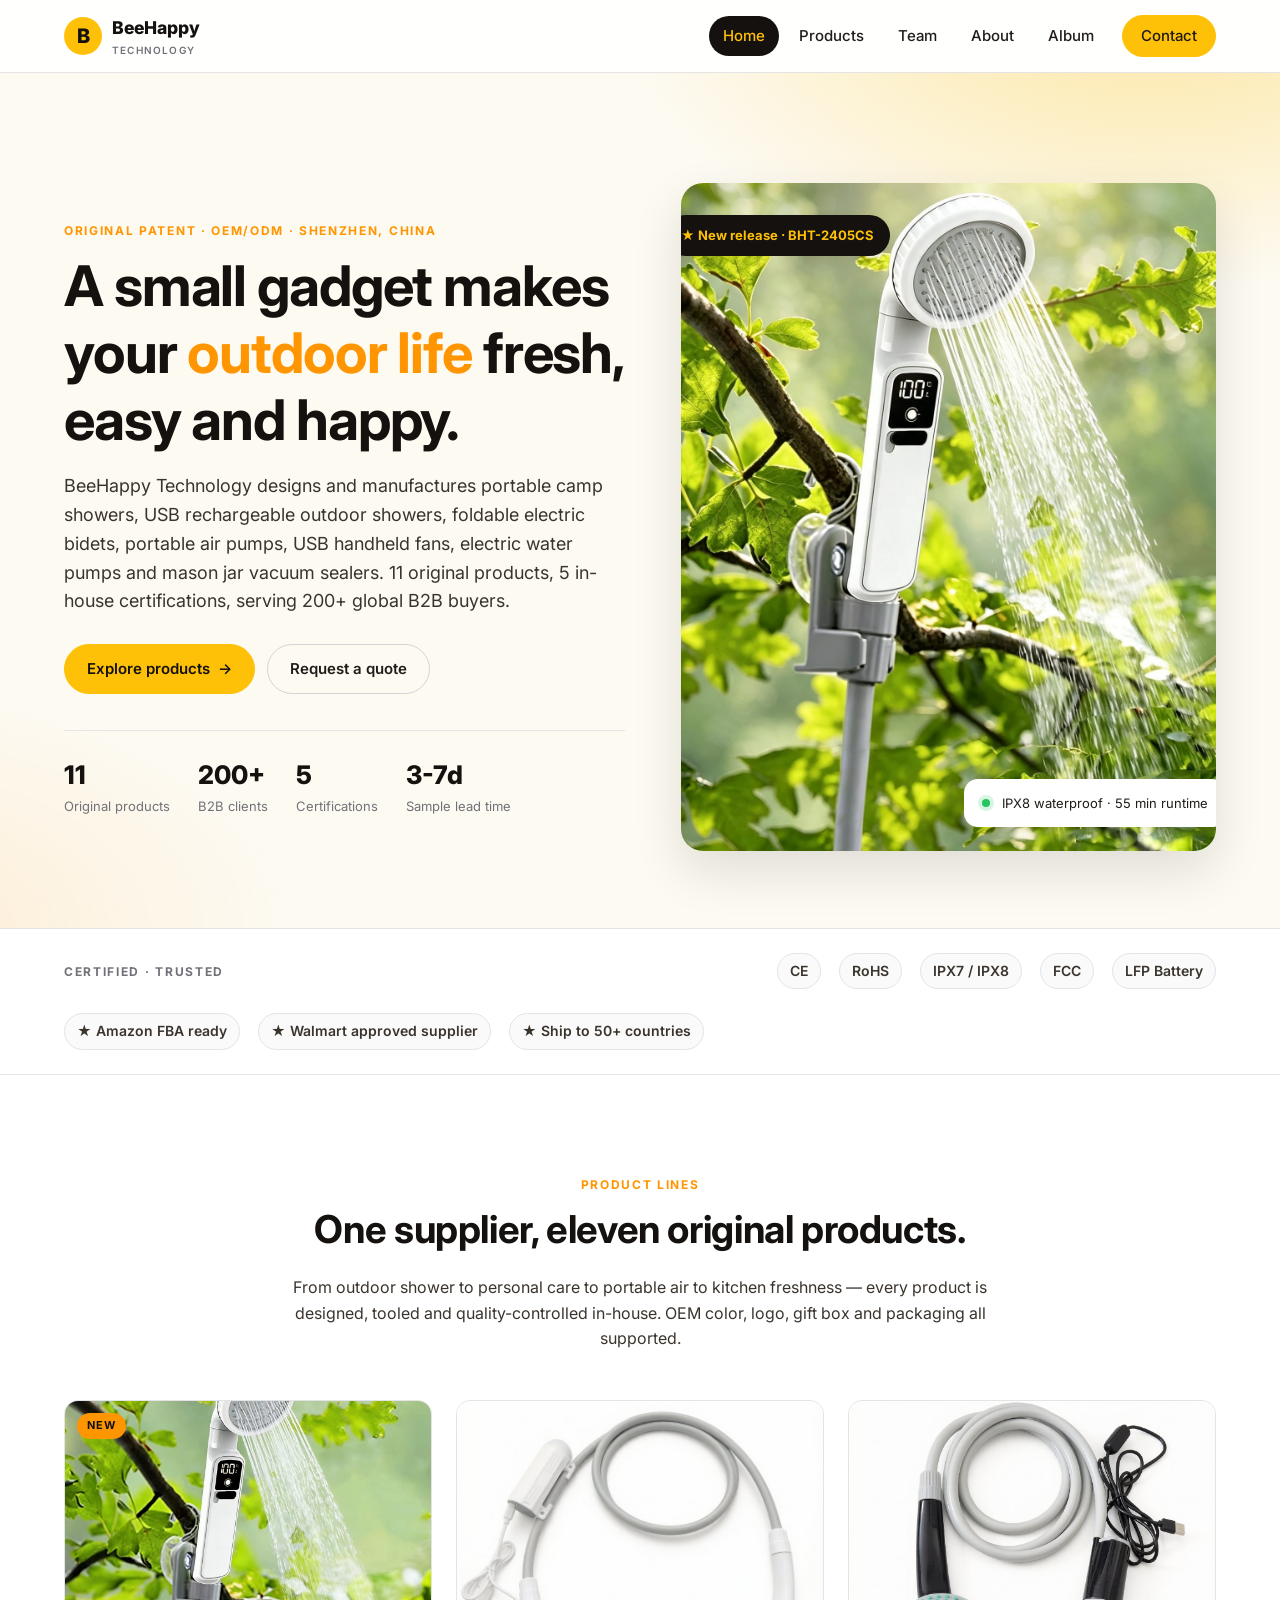
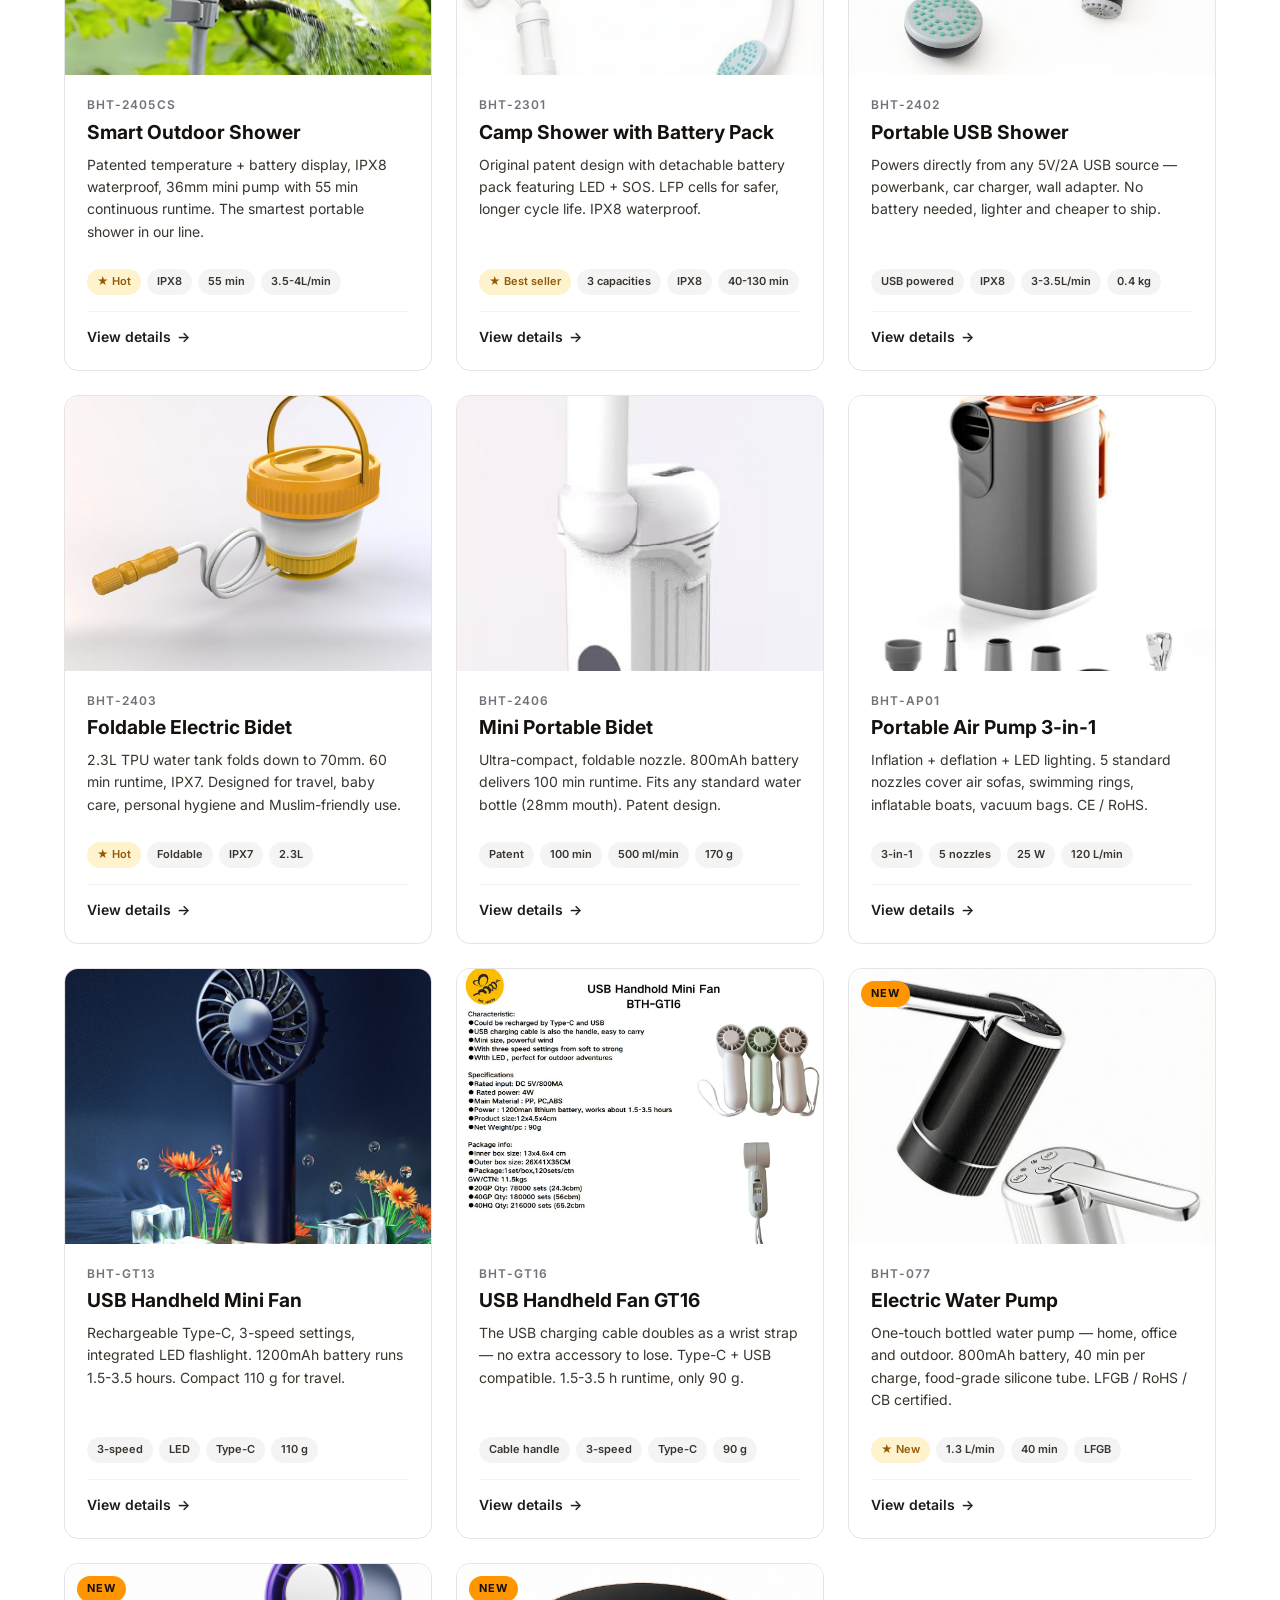
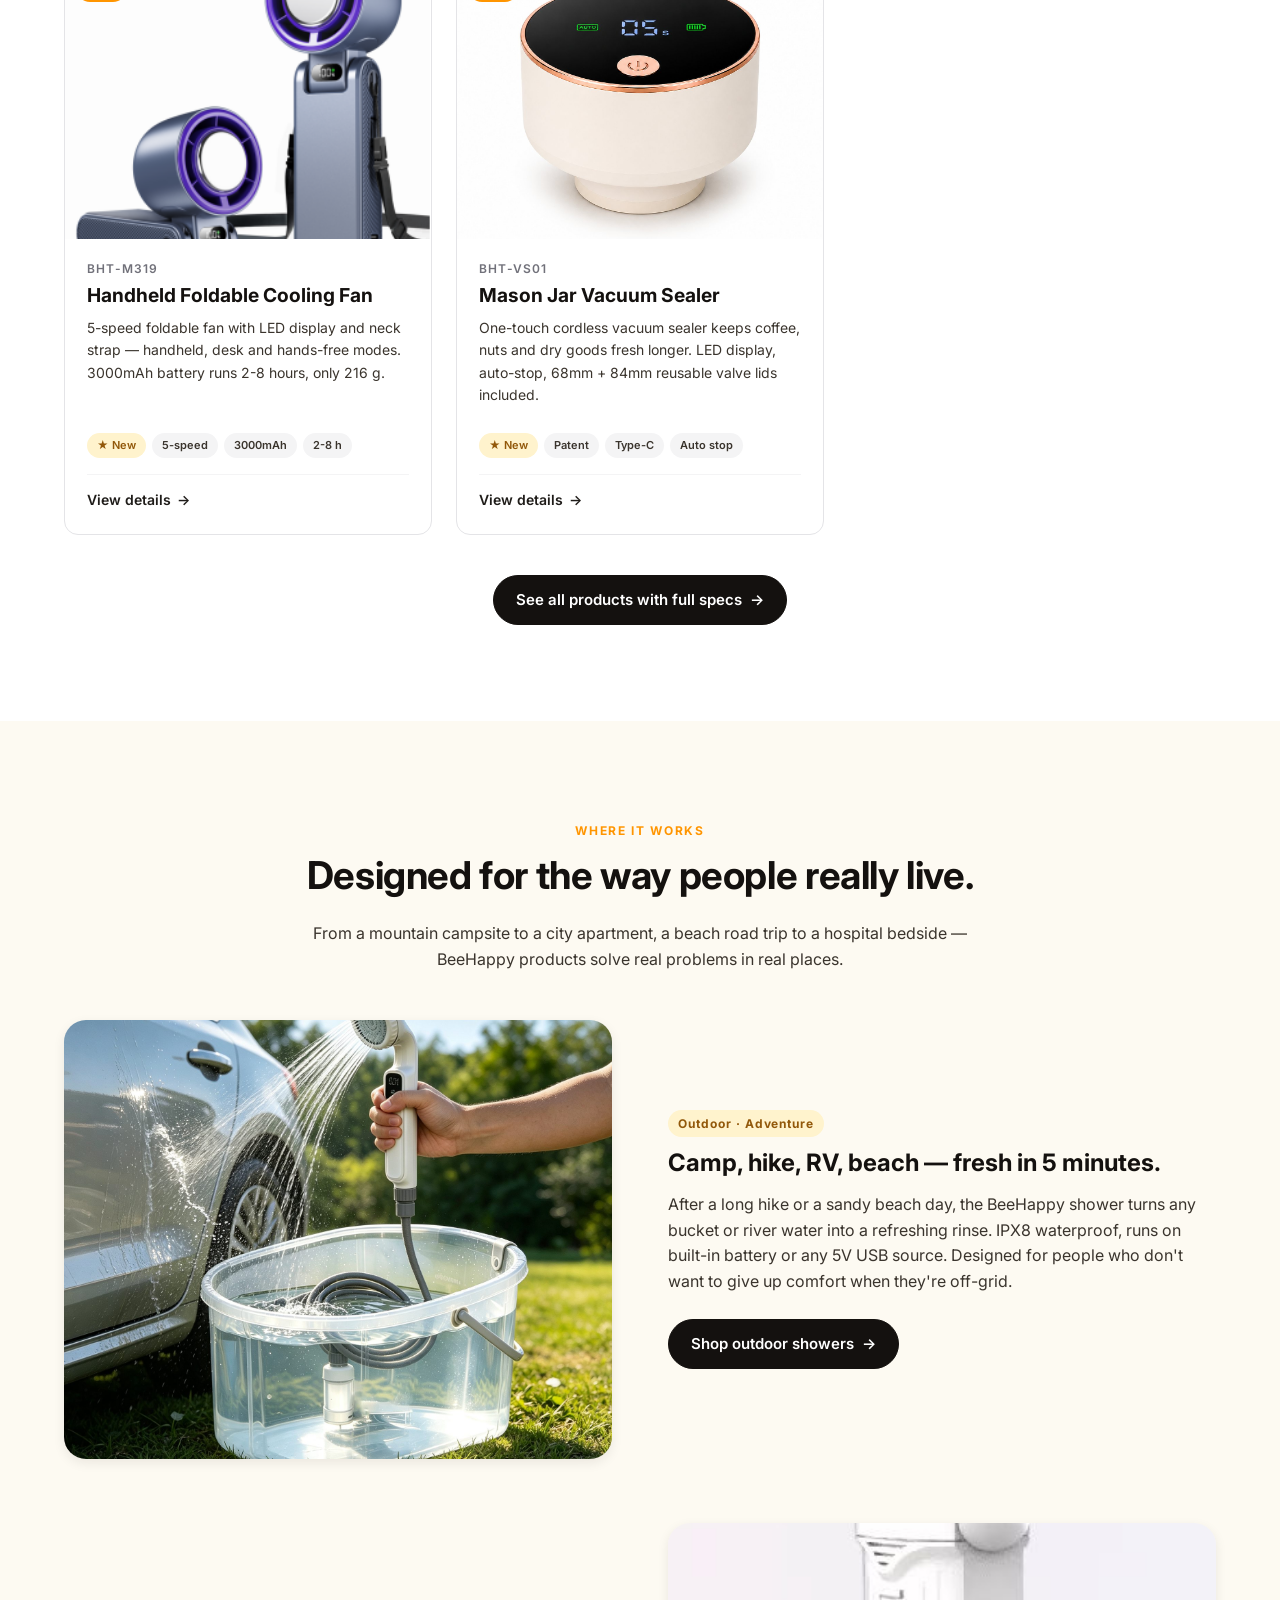
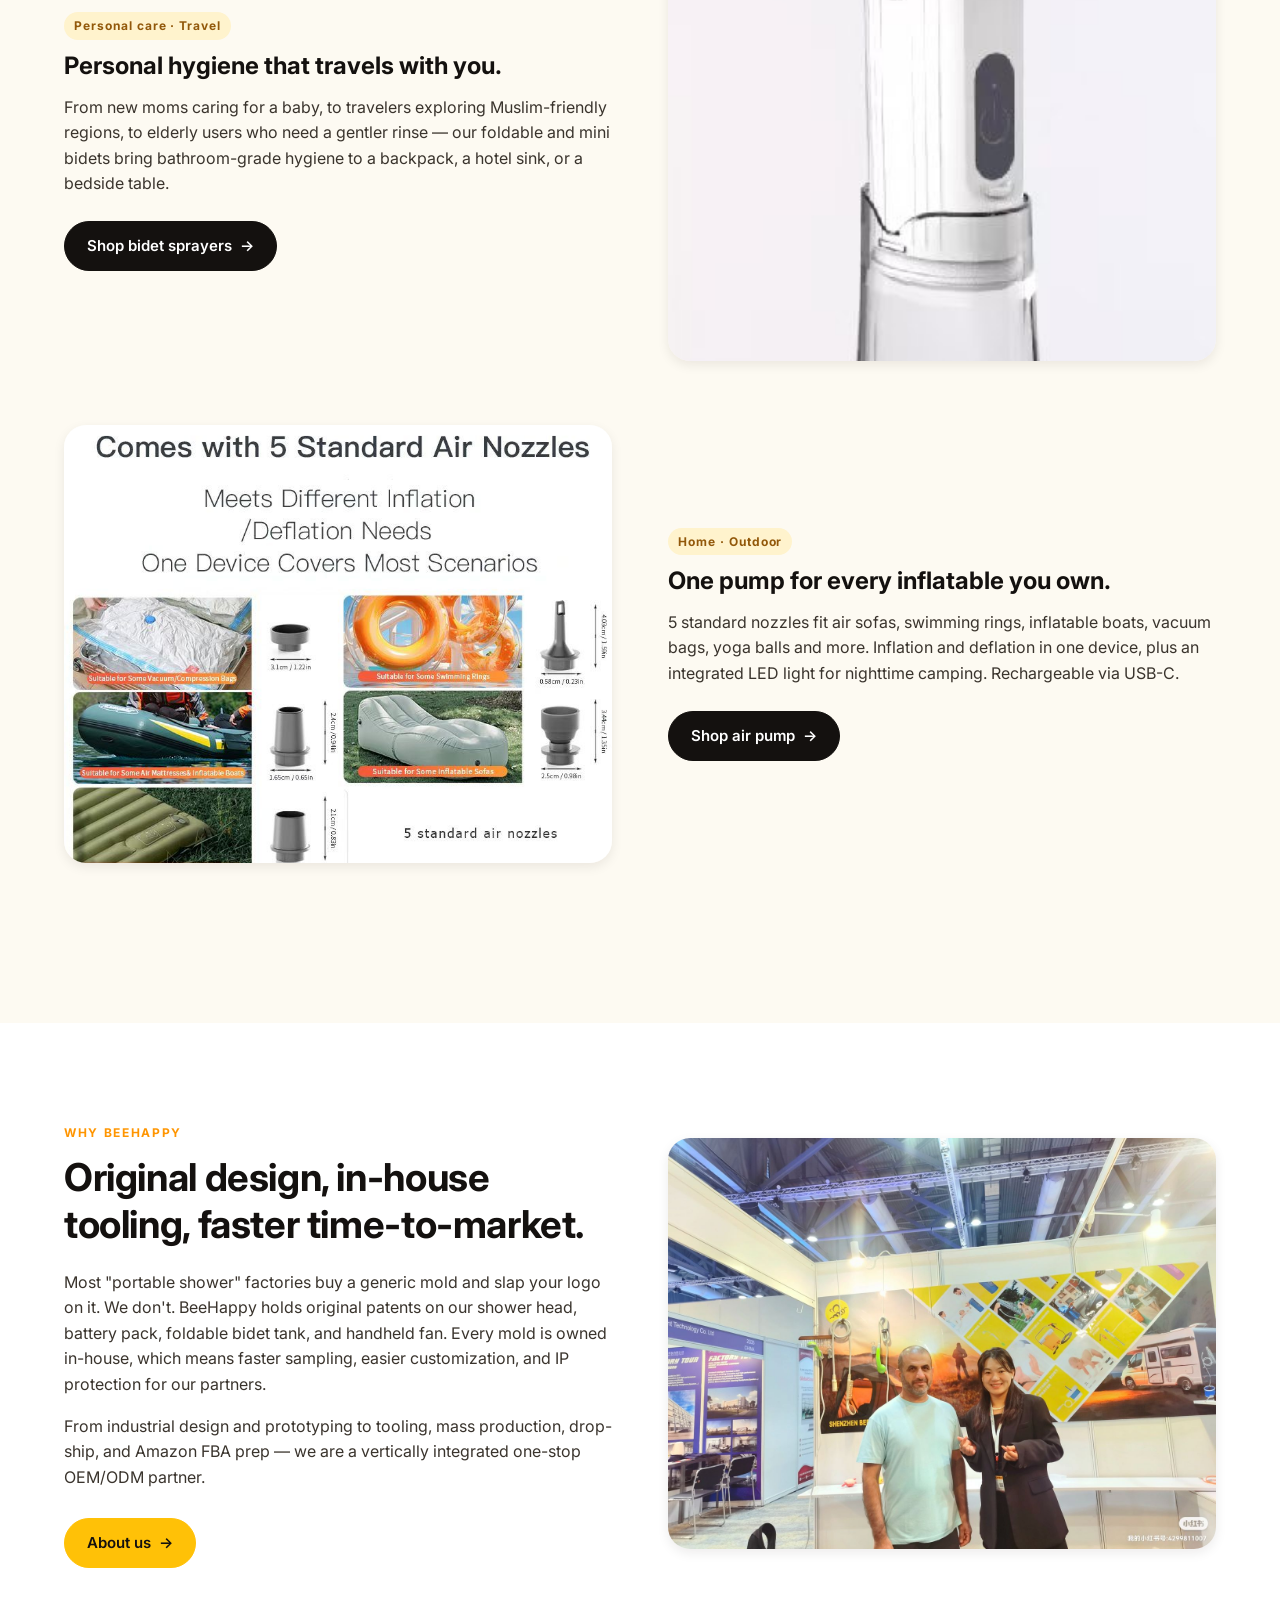
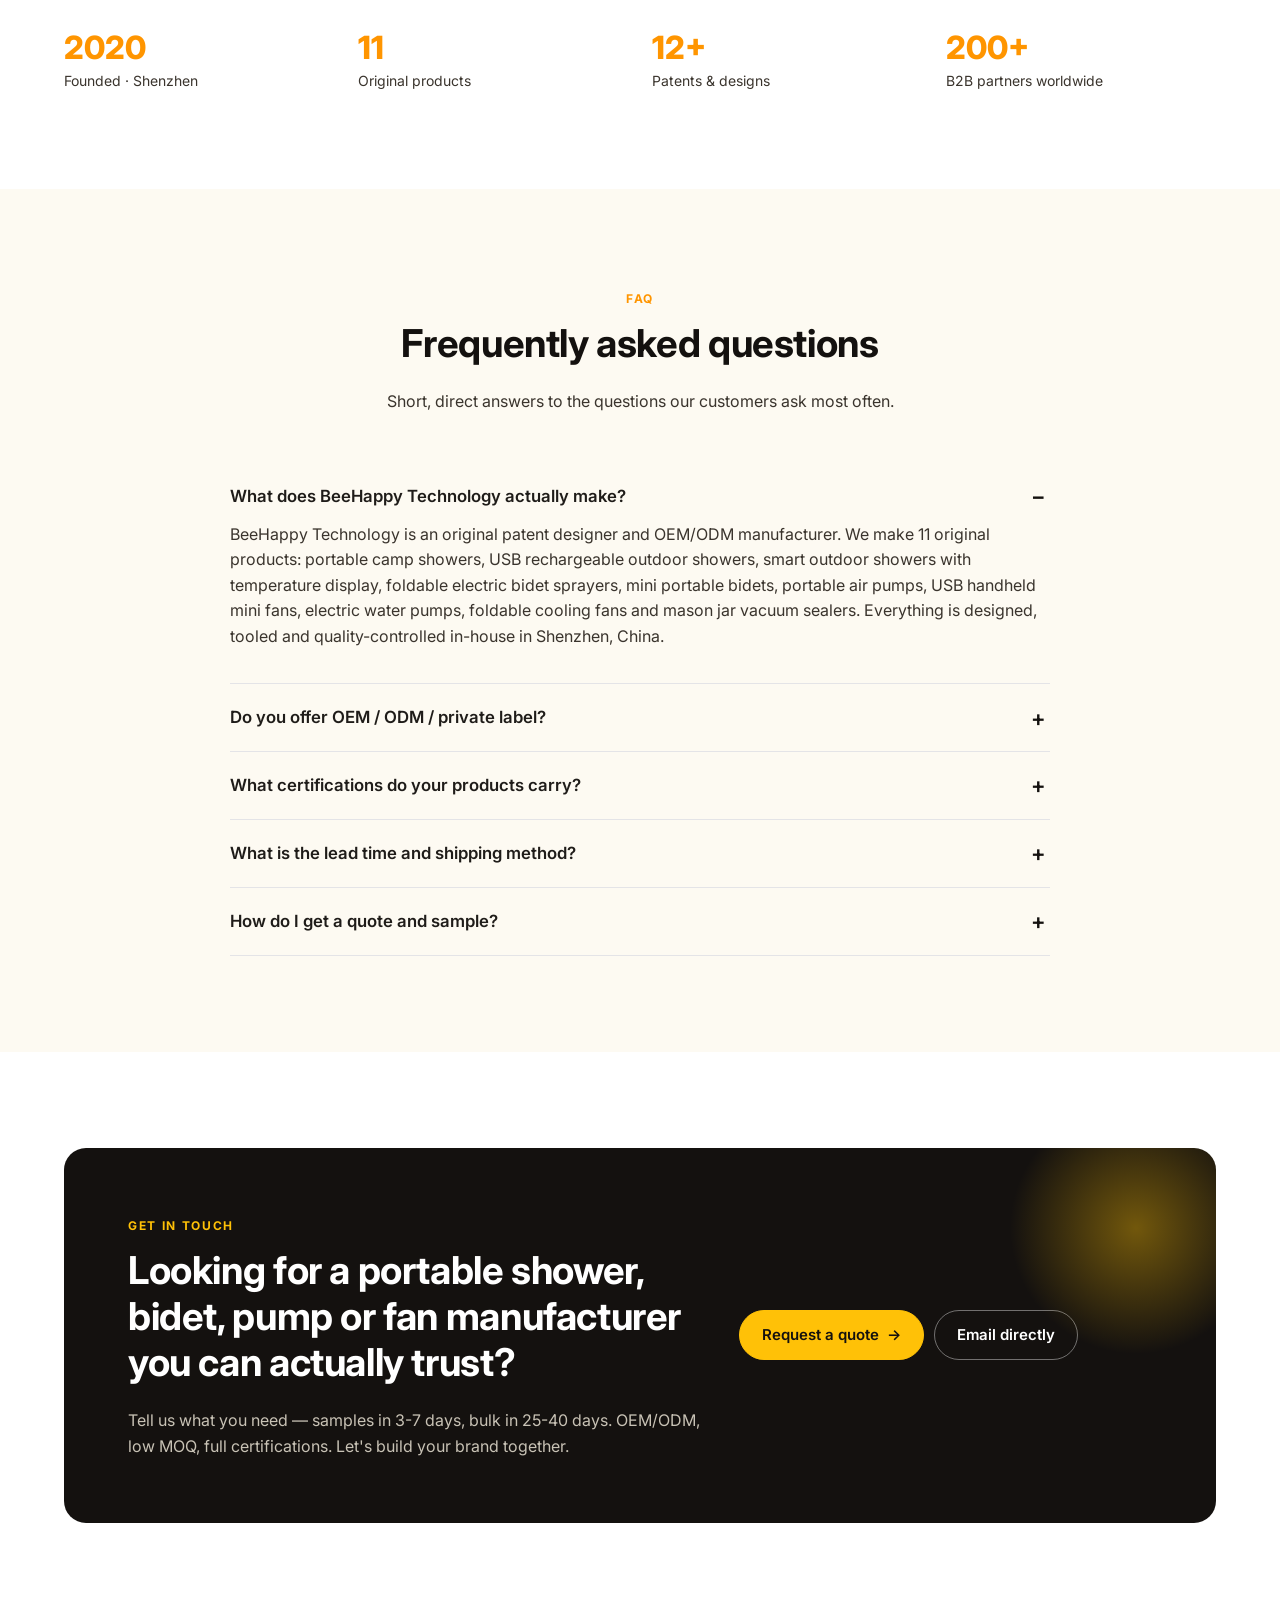
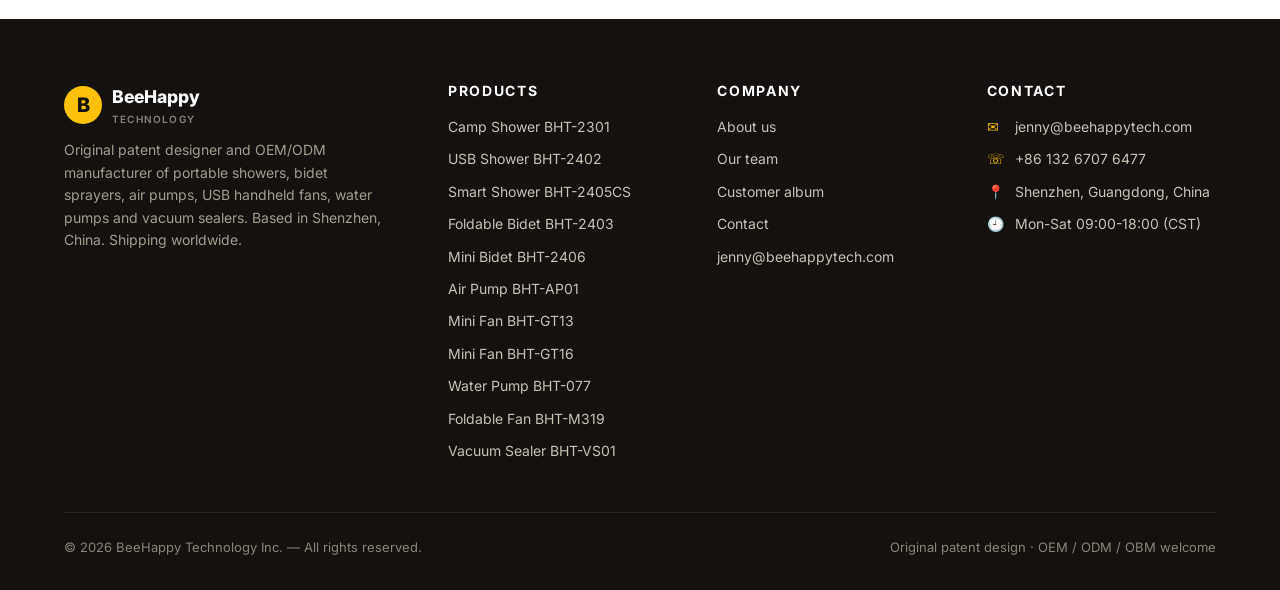
<file: index.html>
<!DOCTYPE html>
<html lang="en">
<head>
  <meta charset="UTF-8" />
  <meta name="viewport" content="width=device-width, initial-scale=1.0" />
  <title>BeeHappy Technology — Original Patent Portable Shower & Outdoor Personal Care OEM/ODM</title>
  <meta name="description" content="BeeHappy Technology designs and manufactures original patent portable showers, USB rechargeable outdoor showers, foldable bidet sprayers, mini electric bidets, portable air pumps and USB handheld mini fans. OEM/ODM, CE/RoHS/IPX8 certified, low MOQ, global shipping." />
  <meta name="keywords" content="portable shower, camp shower, outdoor shower, USB shower, battery shower, foldable bidet, mini bidet sprayer, electric bidet, portable air pump, USB handheld fan, OEM ODM manufacturer, Shenzhen, China, BeeHappy" />
  <meta name="author" content="BeeHappy Technology Inc." />
  <meta name="robots" content="index,follow,max-image-preview:large,max-snippet:-1" />
  <link rel="canonical" href="https://www.beehappytech.com/" />

  <!-- Open Graph -->
  <meta property="og:type" content="website" />
  <meta property="og:url" content="https://www.beehappytech.com/" />
  <meta property="og:title" content="BeeHappy Technology — Patent Portable Shower & Outdoor Personal Care OEM/ODM" />
  <meta property="og:description" content="Original patent camp shower, USB shower, foldable bidet, portable air pump, USB mini fan. CE / RoHS / IPX8 / FCC certified manufacturer in Shenzhen, China. OEM & ODM, low MOQ, fast sample." />
  <meta property="og:image" content="https://www.beehappytech.com/images/hero/hero-smart-shower.png" />
  <meta property="og:site_name" content="BeeHappy Technology" />
  <meta property="og:locale" content="en_US" />

  <!-- Twitter -->
  <meta name="twitter:card" content="summary_large_image" />
  <meta name="twitter:title" content="BeeHappy Technology — Patent Portable Shower & Outdoor Personal Care OEM/ODM" />
  <meta name="twitter:description" content="Original patent camp shower, USB shower, foldable bidet, portable air pump, USB mini fan. CE / RoHS / IPX8 certified OEM/ODM manufacturer." />
  <meta name="twitter:image" content="https://www.beehappytech.com/images/hero/hero-smart-shower.png" />

  <!-- hreflang -->
  <link rel="alternate" hreflang="en" href="https://www.beehappytech.com/" />
  <link rel="alternate" hreflang="x-default" href="https://www.beehappytech.com/" />

  <!-- Performance -->
  <meta name="theme-color" content="#ffc107" />
  <link rel="icon" type="image/svg+xml" href="data:image/svg+xml;utf8,<svg xmlns='http://www.w3.org/2000/svg' viewBox='0 0 64 64'><circle cx='32' cy='32' r='30' fill='%23ffc107'/><text x='32' y='44' text-anchor='middle' font-size='36' font-family='Arial' font-weight='900' fill='%23141110'>B</text></svg>" />
  <link rel="preconnect" href="https://fonts.googleapis.com" />
  <link rel="preconnect" href="https://fonts.gstatic.com" crossorigin />
  <link href="https://fonts.googleapis.com/css2?family=Inter:wght@400;500;600;700;800&display=swap" rel="stylesheet" />

  <link rel="stylesheet" href="style.css" />

  <!-- JSON-LD: Organization + WebSite + LocalBusiness -->
  <script type="application/ld+json">
  {
    "@context": "https://schema.org",
    "@graph": [
      {
        "@type": "Organization",
        "@id": "https://www.beehappytech.com/#organization",
        "name": "BeeHappy Technology Inc.",
        "alternateName": "BeeHappy Tech",
        "url": "https://www.beehappytech.com/",
        "logo": "https://www.beehappytech.com/images/logo.svg",
        "description": "Original patent designer and OEM/ODM manufacturer of portable showers, bidet sprayers, air pumps and USB handheld fans.",
        "foundingDate": "2020",
        "founder": { "@type": "Person", "name": "Jenny" },
        "contactPoint": [{
          "@type": "ContactPoint",
          "telephone": "+86-132-6707-6477",
          "contactType": "sales",
          "email": "jenny@beehappytech.com",
          "availableLanguage": ["English", "Chinese", "Spanish"]
        }],
        "address": {
          "@type": "PostalAddress",
          "addressCountry": "CN",
          "addressRegion": "Guangdong",
          "addressLocality": "Shenzhen"
        },
        "sameAs": []
      },
      {
        "@type": "WebSite",
        "@id": "https://www.beehappytech.com/#website",
        "url": "https://www.beehappytech.com/",
        "name": "BeeHappy Technology",
        "publisher": { "@id": "https://www.beehappytech.com/#organization" },
        "inLanguage": "en-US"
      },
      {
        "@type": "LocalBusiness",
        "@id": "https://www.beehappytech.com/#localbusiness",
        "name": "BeeHappy Technology Inc.",
        "image": "https://www.beehappytech.com/images/hero/hero-smart-shower.png",
        "telephone": "+86-132-6707-6477",
        "email": "jenny@beehappytech.com",
        "priceRange": "$$",
        "address": {
          "@type": "PostalAddress",
          "addressCountry": "CN",
          "addressRegion": "Guangdong",
          "addressLocality": "Shenzhen"
        },
        "openingHours": "Mo-Sa 09:00-18:00",
        "areaServed": ["Worldwide", "North America", "Europe", "Middle East", "Southeast Asia", "South America"]
      }
    ]
  }
  </script>

  <!-- JSON-LD: FAQ for GEO -->
  <script type="application/ld+json">
  {
    "@context": "https://schema.org",
    "@type": "FAQPage",
    "mainEntity": [
      {
        "@type": "Question",
        "name": "What products does BeeHappy Technology manufacture?",
        "acceptedAnswer": {
          "@type": "Answer",
          "text": "BeeHappy Technology is an original patent designer and OEM/ODM manufacturer specializing in: (1) portable camp showers and battery-powered outdoor showers, (2) USB rechargeable handheld showers, (3) smart outdoor showers with temperature display, (4) foldable electric bidet sprayers, (5) mini portable bidets, (6) portable air pumps with 5 nozzles, (7) USB handheld mini fans, (8) electric water pumps for bottled water, (9) foldable handheld cooling fans, and (10) mason jar electric vacuum sealers."
        }
      },
      {
        "@type": "Question",
        "name": "Where is BeeHappy Technology located?",
        "acceptedAnswer": {
          "@type": "Answer",
          "text": "BeeHappy Technology is headquartered in Shenzhen, Guangdong, China. We ship worldwide with established B2B customers across North America, Europe, the Middle East, Southeast Asia and South America."
        }
      },
      {
        "@type": "Question",
        "name": "Do you offer OEM/ODM and private-label services?",
        "acceptedAnswer": {
          "@type": "Answer",
          "text": "Yes. BeeHappy Technology provides full OEM and ODM services, including industrial design, tooling, mold making, color customization, logo printing on housing or packaging, gift box design, and product specification customization. We support low MOQ for selected products."
        }
      },
      {
        "@type": "Question",
        "name": "What certifications do BeeHappy products have?",
        "acceptedAnswer": {
          "@type": "Answer",
          "text": "Our products carry CE, RoHS, IPX7 or IPX8 waterproof ratings where applicable, and use LFP battery cells for longer cycle life and safer operation. Specific certificates are provided per product and per shipment."
        }
      },
      {
        "@type": "Question",
        "name": "What is the typical lead time and shipping method?",
        "acceptedAnswer": {
          "@type": "Answer",
          "text": "Sample lead time is typically 3-7 days for in-stock designs and 15-25 days for custom OEM. Bulk production is 25-40 days after sample approval. We ship by sea (FCL/LCL), air or express (DHL/FedEx/UPS) depending on urgency and destination."
        }
      }
    ]
  }
  </script>
</head>
<body>
  <a class="skip-link" href="#main">Skip to main content</a>

  <!-- Header -->
  <header class="site-header" role="banner">
    <div class="container nav">
      <a href="index.html" class="logo" aria-label="BeeHappy Technology home">
        <span class="logo-mark" aria-hidden="true">B</span>
        <span class="logo-text">BeeHappy<small>TECHNOLOGY</small></span>
      </a>
      <button class="nav-toggle" id="navToggle" aria-label="Toggle menu" aria-expanded="false">
        <svg viewBox="0 0 24 24" fill="none" stroke="currentColor" stroke-width="2"><path d="M3 6h18M3 12h18M3 18h18" stroke-linecap="round"/></svg>
      </button>
      <ul class="nav-links" id="navLinks">
        <li><a href="index.html" class="active">Home</a></li>
        <li><a href="products.html">Products</a></li>
        <li><a href="team.html">Team</a></li>
        <li><a href="about.html">About</a></li>
        <li><a href="album.html">Album</a></li>
        <li><a href="https://wa.me/8613267076477" target="_blank" rel="noopener" class="nav-cta btn btn-primary" style="padding:8px 18px;">Contact</a></li>
      </ul>
    </div>
  </header>

  <main id="main">
    <!-- Hero -->
    <section class="hero">
      <div class="container">
        <div class="hero-grid">
          <div>
            <span class="eyebrow">Original Patent · OEM/ODM · Shenzhen, China</span>
            <h1 class="hero-title">A small gadget makes your <span class="accent">outdoor life</span> fresh, easy and happy.</h1>
            <p class="hero-lede">BeeHappy Technology designs and manufactures portable camp showers, USB rechargeable outdoor showers, foldable electric bidets, portable air pumps, USB handheld fans, electric water pumps and mason jar vacuum sealers. 11 original products, 5 in-house certifications, serving 200+ global B2B buyers.</p>
            <div class="hero-cta">
              <a href="products.html" class="btn btn-primary">Explore products <span class="arrow">→</span></a>
              <a href="contact.html" class="btn btn-ghost">Request a quote</a>
            </div>
            <div class="hero-meta">
              <div class="stat"><div class="num">11</div><div class="lbl">Original products</div></div>
              <div class="stat"><div class="num">200+</div><div class="lbl">B2B clients</div></div>
              <div class="stat"><div class="num">5</div><div class="lbl">Certifications</div></div>
              <div class="stat"><div class="num">3-7d</div><div class="lbl">Sample lead time</div></div>
            </div>
          </div>
          <div class="hero-visual">
            <span class="hero-badge">★ New release · BHT-2405CS</span>
            <img src="images/hero/hero-smart-shower.png" alt="BeeHappy smart outdoor shower with temperature display on a tree branch" loading="eager" width="800" height="1000" />
            <div class="hero-floating"><span class="dot"></span> IPX8 waterproof · 55 min runtime</div>
          </div>
        </div>
      </div>
    </section>

    <!-- Trust strip -->
    <section class="trust-strip" aria-label="Certifications and global reach">
      <div class="container">
        <span class="label">Certified · Trusted</span>
        <div class="badges">
          <span>CE</span><span>RoHS</span><span>IPX7 / IPX8</span><span>FCC</span><span>LFP Battery</span>
        </div>
        <div class="badges">
          <span>★ Amazon FBA ready</span>
          <span>★ Walmart approved supplier</span>
          <span>★ Ship to 50+ countries</span>
        </div>
      </div>
    </section>

    <!-- Categories / Product line -->
    <section class="section section-light">
      <div class="container">
        <div class="section-header">
          <span class="eyebrow">Product Lines</span>
          <h2>One supplier, eleven original products.</h2>
          <p>From outdoor shower to personal care to portable air to kitchen freshness — every product is designed, tooled and quality-controlled in-house. OEM color, logo, gift box and packaging all supported.</p>
        </div>

        <div class="products-grid">
          <article class="product-card">
            <div class="image">
              <span class="badge new">New</span>
              <img src="images/products/bht-2405cs-smart-shower-02.png" alt="BeeHappy BHT-2405CS smart outdoor shower with temperature display" loading="lazy" width="600" height="450" />
            </div>
            <div class="body">
              <span class="sku">BHT-2405CS</span>
              <h3>Smart Outdoor Shower</h3>
              <p>Patented temperature + battery display, IPX8 waterproof, 36mm mini pump with 55 min continuous runtime. The smartest portable shower in our line.</p>
              <div class="meta"><span class="hot">★ Hot</span><span>IPX8</span><span>55 min</span><span>3.5-4L/min</span></div>
              <a href="products.html#bht-2405cs" class="link">View details <span class="arrow">→</span></a>
            </div>
          </article>

          <article class="product-card">
            <div class="image">
              <img src="images/products/bht-2301-camp-shower-01.jpg" alt="BeeHappy BHT-2301 camp shower with multifunctional battery pack" loading="lazy" width="600" height="450" />
            </div>
            <div class="body">
              <span class="sku">BHT-2301</span>
              <h3>Camp Shower with Battery Pack</h3>
              <p>Original patent design with detachable battery pack featuring LED + SOS. LFP cells for safer, longer cycle life. IPX8 waterproof.</p>
              <div class="meta"><span class="hot">★ Best seller</span><span>3 capacities</span><span>IPX8</span><span>40-130 min</span></div>
              <a href="products.html#bht-2301" class="link">View details <span class="arrow">→</span></a>
            </div>
          </article>

          <article class="product-card">
            <div class="image">
              <img src="images/products/bht-2402-usb-shower-01.jpg" alt="BeeHappy BHT-2402 USB portable shower" loading="lazy" width="600" height="450" />
            </div>
            <div class="body">
              <span class="sku">BHT-2402</span>
              <h3>Portable USB Shower</h3>
              <p>Powers directly from any 5V/2A USB source — powerbank, car charger, wall adapter. No battery needed, lighter and cheaper to ship.</p>
              <div class="meta"><span>USB powered</span><span>IPX8</span><span>3-3.5L/min</span><span>0.4 kg</span></div>
              <a href="products.html#bht-2402" class="link">View details <span class="arrow">→</span></a>
            </div>
          </article>

          <article class="product-card">
            <div class="image">
              <img src="images/products/bht-2403-foldable-bidet.png" alt="BeeHappy BHT-2403 foldable electric bidet sprayer" loading="lazy" width="600" height="450" />
            </div>
            <div class="body">
              <span class="sku">BHT-2403</span>
              <h3>Foldable Electric Bidet</h3>
              <p>2.3L TPU water tank folds down to 70mm. 60 min runtime, IPX7. Designed for travel, baby care, personal hygiene and Muslim-friendly use.</p>
              <div class="meta"><span class="hot">★ Hot</span><span>Foldable</span><span>IPX7</span><span>2.3L</span></div>
              <a href="products.html#bht-2403" class="link">View details <span class="arrow">→</span></a>
            </div>
          </article>

          <article class="product-card">
            <div class="image">
              <img src="images/products/bht-2406-mini-bidet-white.jpg" alt="BeeHappy BHT-2406 mini portable bidet" loading="lazy" width="600" height="450" />
            </div>
            <div class="body">
              <span class="sku">BHT-2406</span>
              <h3>Mini Portable Bidet</h3>
              <p>Ultra-compact, foldable nozzle. 800mAh battery delivers 100 min runtime. Fits any standard water bottle (28mm mouth). Patent design.</p>
              <div class="meta"><span>Patent</span><span>100 min</span><span>500 ml/min</span><span>170 g</span></div>
              <a href="products.html#bht-2406" class="link">View details <span class="arrow">→</span></a>
            </div>
          </article>

          <article class="product-card">
            <div class="image">
              <img src="images/products/bht-ap01-air-pump-01.jpg" alt="BeeHappy BHT-AP01 portable air pump with 5 nozzles" loading="lazy" width="600" height="450" />
            </div>
            <div class="body">
              <span class="sku">BHT-AP01</span>
              <h3>Portable Air Pump 3-in-1</h3>
              <p>Inflation + deflation + LED lighting. 5 standard nozzles cover air sofas, swimming rings, inflatable boats, vacuum bags. CE / RoHS.</p>
              <div class="meta"><span>3-in-1</span><span>5 nozzles</span><span>25 W</span><span>120 L/min</span></div>
              <a href="products.html#bht-ap01" class="link">View details <span class="arrow">→</span></a>
            </div>
          </article>

          <article class="product-card">
            <div class="image">
              <img src="images/products/bht-gt13-mini-fan-hero.jpg" alt="BeeHappy BHT-GT13 USB handheld mini fan" loading="lazy" width="600" height="450" />
            </div>
            <div class="body">
              <span class="sku">BHT-GT13</span>
              <h3>USB Handheld Mini Fan</h3>
              <p>Rechargeable Type-C, 3-speed settings, integrated LED flashlight. 1200mAh battery runs 1.5-3.5 hours. Compact 110 g for travel.</p>
              <div class="meta"><span>3-speed</span><span>LED</span><span>Type-C</span><span>110 g</span></div>
              <a href="products.html#bht-gt13" class="link">View details <span class="arrow">→</span></a>
            </div>
          </article>

          <article class="product-card">
            <div class="image">
              <img src="images/products/bht-gt16-mini-fan-spec.png" alt="BeeHappy BHT-GT16 USB handheld fan with cable handle" loading="lazy" width="600" height="450" />
            </div>
            <div class="body">
              <span class="sku">BHT-GT16</span>
              <h3>USB Handheld Fan GT16</h3>
              <p>The USB charging cable doubles as a wrist strap — no extra accessory to lose. Type-C + USB compatible. 1.5-3.5 h runtime, only 90 g.</p>
              <div class="meta"><span>Cable handle</span><span>3-speed</span><span>Type-C</span><span>90 g</span></div>
              <a href="products.html#bht-gt16" class="link">View details <span class="arrow">→</span></a>
            </div>
          </article>

          <article class="product-card">
            <div class="image">
              <span class="badge new">New</span>
              <img src="images/products/bht-077-water-pump-01.jpg" alt="BeeHappy BHT-077 electric water pump for bottled water" loading="lazy" width="600" height="450" />
            </div>
            <div class="body">
              <span class="sku">BHT-077</span>
              <h3>Electric Water Pump</h3>
              <p>One-touch bottled water pump — home, office and outdoor. 800mAh battery, 40 min per charge, food-grade silicone tube. LFGB / RoHS / CB certified.</p>
              <div class="meta"><span class="hot">★ New</span><span>1.3 L/min</span><span>40 min</span><span>LFGB</span></div>
              <a href="products.html#bht-077" class="link">View details <span class="arrow">→</span></a>
            </div>
          </article>

          <article class="product-card">
            <div class="image">
              <span class="badge new">New</span>
              <img src="images/products/bht-m319-fan-01.png" alt="BeeHappy BHT-M319 handheld foldable cooling fan" loading="lazy" width="600" height="450" />
            </div>
            <div class="body">
              <span class="sku">BHT-M319</span>
              <h3>Handheld Foldable Cooling Fan</h3>
              <p>5-speed foldable fan with LED display and neck strap — handheld, desk and hands-free modes. 3000mAh battery runs 2-8 hours, only 216 g.</p>
              <div class="meta"><span class="hot">★ New</span><span>5-speed</span><span>3000mAh</span><span>2-8 h</span></div>
              <a href="products.html#bht-m319" class="link">View details <span class="arrow">→</span></a>
            </div>
          </article>

          <article class="product-card">
            <div class="image">
              <span class="badge new">New</span>
              <img src="images/products/bht-vs01-sealer-beige.jpg" alt="BeeHappy BHT-VS01 mason jar electric vacuum sealer" loading="lazy" width="600" height="450" />
            </div>
            <div class="body">
              <span class="sku">BHT-VS01</span>
              <h3>Mason Jar Vacuum Sealer</h3>
              <p>One-touch cordless vacuum sealer keeps coffee, nuts and dry goods fresh longer. LED display, auto-stop, 68mm + 84mm reusable valve lids included.</p>
              <div class="meta"><span class="hot">★ New</span><span>Patent</span><span>Type-C</span><span>Auto stop</span></div>
              <a href="products.html#bht-vs01" class="link">View details <span class="arrow">→</span></a>
            </div>
          </article>
        </div>

        <div style="text-align:center; margin-top: 40px;">
          <a href="products.html" class="btn btn-dark">See all products with full specs <span class="arrow">→</span></a>
        </div>
      </div>
    </section>

    <!-- Scenarios / use cases -->
    <section class="section section-cream">
      <div class="container">
        <div class="section-header">
          <span class="eyebrow">Where it works</span>
          <h2>Designed for the way people really live.</h2>
          <p>From a mountain campsite to a city apartment, a beach road trip to a hospital bedside — BeeHappy products solve real problems in real places.</p>
        </div>

        <div class="scenario">
          <div class="image"><img src="images/hero/hero-application.png" alt="Portable shower used outdoors to wash a car" loading="lazy" /></div>
          <div>
            <span class="tag">Outdoor · Adventure</span>
            <h3>Camp, hike, RV, beach — fresh in 5 minutes.</h3>
            <p>After a long hike or a sandy beach day, the BeeHappy shower turns any bucket or river water into a refreshing rinse. IPX8 waterproof, runs on built-in battery or any 5V USB source. Designed for people who don't want to give up comfort when they're off-grid.</p>
            <a href="products.html#bht-2405cs" class="btn btn-dark" style="margin-top: 8px;">Shop outdoor showers <span class="arrow">→</span></a>
          </div>
        </div>

        <div class="scenario reverse">
          <div class="image"><img src="images/products/bht-2406-mini-bidet-baby.jpg" alt="Mini bidet sprayer for baby care and personal hygiene" loading="lazy" /></div>
          <div>
            <span class="tag">Personal care · Travel</span>
            <h3>Personal hygiene that travels with you.</h3>
            <p>From new moms caring for a baby, to travelers exploring Muslim-friendly regions, to elderly users who need a gentler rinse — our foldable and mini bidets bring bathroom-grade hygiene to a backpack, a hotel sink, or a bedside table.</p>
            <a href="products.html#bht-2406" class="btn btn-dark" style="margin-top: 8px;">Shop bidet sprayers <span class="arrow">→</span></a>
          </div>
        </div>

        <div class="scenario">
          <div class="image"><img src="images/products/bht-ap01-air-pump-nozzles.jpg" alt="Portable air pump with 5 nozzles for inflatables" loading="lazy" /></div>
          <div>
            <span class="tag">Home · Outdoor</span>
            <h3>One pump for every inflatable you own.</h3>
            <p>5 standard nozzles fit air sofas, swimming rings, inflatable boats, vacuum bags, yoga balls and more. Inflation and deflation in one device, plus an integrated LED light for nighttime camping. Rechargeable via USB-C.</p>
            <a href="products.html#bht-ap01" class="btn btn-dark" style="margin-top: 8px;">Shop air pump <span class="arrow">→</span></a>
          </div>
        </div>
      </div>
    </section>

    <!-- Why BeeHappy -->
    <section class="section section-light">
      <div class="container">
        <div class="story-grid">
          <div>
            <span class="eyebrow">Why BeeHappy</span>
            <h2>Original design, in-house tooling, faster time-to-market.</h2>
            <p>Most "portable shower" factories buy a generic mold and slap your logo on it. We don't. BeeHappy holds original patents on our shower head, battery pack, foldable bidet tank, and handheld fan. Every mold is owned in-house, which means faster sampling, easier customization, and IP protection for our partners.</p>
            <p>From industrial design and prototyping to tooling, mass production, drop-ship, and Amazon FBA prep — we are a vertically integrated one-stop OEM/ODM partner.</p>
            <a href="about.html" class="btn btn-primary" style="margin-top: 12px;">About us <span class="arrow">→</span></a>
          </div>
          <div class="image"><img src="images/album/client-exhibition-04.jpg" alt="BeeHappy booth at international trade exhibition" loading="lazy" /></div>
        </div>

        <div class="feature-row" style="margin-top: 64px;">
          <div class="item"><div class="num">2020</div><div class="lbl">Founded · Shenzhen</div></div>
          <div class="item"><div class="num">11</div><div class="lbl">Original products</div></div>
          <div class="item"><div class="num">12+</div><div class="lbl">Patents & designs</div></div>
          <div class="item"><div class="num">200+</div><div class="lbl">B2B partners worldwide</div></div>
        </div>
      </div>
    </section>

    <!-- FAQ (GEO/AEO) -->
    <section class="section section-cream">
      <div class="container">
        <div class="section-header">
          <span class="eyebrow">FAQ</span>
          <h2>Frequently asked questions</h2>
          <p>Short, direct answers to the questions our customers ask most often.</p>
        </div>
        <div class="faq-list">
          <details class="faq-item" open>
            <summary>What does BeeHappy Technology actually make?</summary>
            <div class="answer">
              <p>BeeHappy Technology is an original patent designer and OEM/ODM manufacturer. We make 11 original products: portable camp showers, USB rechargeable outdoor showers, smart outdoor showers with temperature display, foldable electric bidet sprayers, mini portable bidets, portable air pumps, USB handheld mini fans, electric water pumps, foldable cooling fans and mason jar vacuum sealers. Everything is designed, tooled and quality-controlled in-house in Shenzhen, China.</p>
            </div>
          </details>
          <details class="faq-item">
            <summary>Do you offer OEM / ODM / private label?</summary>
            <div class="answer">
              <p>Yes — OEM, ODM and private label are our core business. We support color customization, logo printing on housing, gift-box design, retail packaging, retail-ready product inserts, Amazon FBA labeling, and custom product specifications. Minimum order quantity varies by product; selected items accept low MOQ for new brands.</p>
            </div>
          </details>
          <details class="faq-item">
            <summary>What certifications do your products carry?</summary>
            <div class="answer">
              <p>Our products are certified to CE, RoHS, FCC where applicable, and our showers carry IPX7 or IPX8 waterproof ratings. Battery products use LFP cells for safer operation and longer cycle life. Specific certificates and MSDS / UN38.3 documents are provided per shipment.</p>
            </div>
          </details>
          <details class="faq-item">
            <summary>What is the lead time and shipping method?</summary>
            <div class="answer">
              <p>Sample lead time: 3-7 days for in-stock designs, 15-25 days for custom OEM. Bulk production: 25-40 days after sample approval. We ship by sea (FCL/LCL), air freight, or express (DHL / FedEx / UPS) depending on urgency and destination. We have shipped to 50+ countries.</p>
            </div>
          </details>
          <details class="faq-item">
            <summary>How do I get a quote and sample?</summary>
            <div class="answer">
              <p>Email us at <a href="mailto:jenny@beehappytech.com">jenny@beehappytech.com</a> or call / WhatsApp +86 132 6707 6477. Tell us which product, target quantity, and destination port. We will reply with a price list, sample cost, and a draft sample plan within 24 hours on business days.</p>
            </div>
          </details>
        </div>
      </div>
    </section>

    <!-- CTA -->
    <section class="section section-light">
      <div class="container">
        <div class="cta-banner">
          <div>
            <span class="eyebrow" style="color: var(--bh-yellow);">Get in touch</span>
            <h2>Looking for a portable shower, bidet, pump or fan manufacturer you can actually trust?</h2>
            <p>Tell us what you need — samples in 3-7 days, bulk in 25-40 days. OEM/ODM, low MOQ, full certifications. Let's build your brand together.</p>
          </div>
          <div class="actions">
            <a href="contact.html" class="btn btn-primary">Request a quote <span class="arrow">→</span></a>
            <a href="mailto:jenny@beehappytech.com" class="btn btn-outline-light">Email directly</a>
          </div>
        </div>
      </div>
    </section>
  </main>

  <footer class="site-footer" role="contentinfo">
    <div class="container">
      <div class="footer-grid">
        <div class="brand-block">
          <div class="logo" style="color: var(--bh-white); margin-bottom: 12px;">
            <span class="logo-mark" aria-hidden="true">B</span>
            <span class="logo-text">BeeHappy<small style="color: #8a8377;">TECHNOLOGY</small></span>
          </div>
          <p>Original patent designer and OEM/ODM manufacturer of portable showers, bidet sprayers, air pumps, USB handheld fans, water pumps and vacuum sealers. Based in Shenzhen, China. Shipping worldwide.</p>
        </div>
        <div>
          <h4>Products</h4>
          <ul>
            <li><a href="products.html#bht-2301">Camp Shower BHT-2301</a></li>
            <li><a href="products.html#bht-2402">USB Shower BHT-2402</a></li>
            <li><a href="products.html#bht-2405cs">Smart Shower BHT-2405CS</a></li>
            <li><a href="products.html#bht-2403">Foldable Bidet BHT-2403</a></li>
            <li><a href="products.html#bht-2406">Mini Bidet BHT-2406</a></li>
            <li><a href="products.html#bht-ap01">Air Pump BHT-AP01</a></li>
            <li><a href="products.html#bht-gt13">Mini Fan BHT-GT13</a></li>
            <li><a href="products.html#bht-gt16">Mini Fan BHT-GT16</a></li>
            <li><a href="products.html#bht-077">Water Pump BHT-077</a></li>
            <li><a href="products.html#bht-m319">Foldable Fan BHT-M319</a></li>
            <li><a href="products.html#bht-vs01">Vacuum Sealer BHT-VS01</a></li>
          </ul>
        </div>
        <div>
          <h4>Company</h4>
          <ul>
            <li><a href="about.html">About us</a></li>
            <li><a href="team.html">Our team</a></li>
            <li><a href="album.html">Customer album</a></li>
            <li><a href="contact.html">Contact</a></li>
            <li><a href="mailto:jenny@beehappytech.com">jenny@beehappytech.com</a></li>
          </ul>
        </div>
        <div>
          <h4>Contact</h4>
          <div class="contact-line"><span>✉</span> jenny@beehappytech.com</div>
          <div class="contact-line"><span>☏</span> +86 132 6707 6477</div>
          <div class="contact-line"><span>📍</span> Shenzhen, Guangdong, China</div>
          <div class="contact-line"><span>🕘</span> Mon-Sat 09:00-18:00 (CST)</div>
        </div>
      </div>
      <div class="bottom">
        <div>© <span id="year">2026</span> BeeHappy Technology Inc. — All rights reserved.</div>
        <div>Original patent design · OEM / ODM / OBM welcome</div>
      </div>
    </div>
  </footer>

  <script src="script.js"></script>
</body>
</html>
</file>
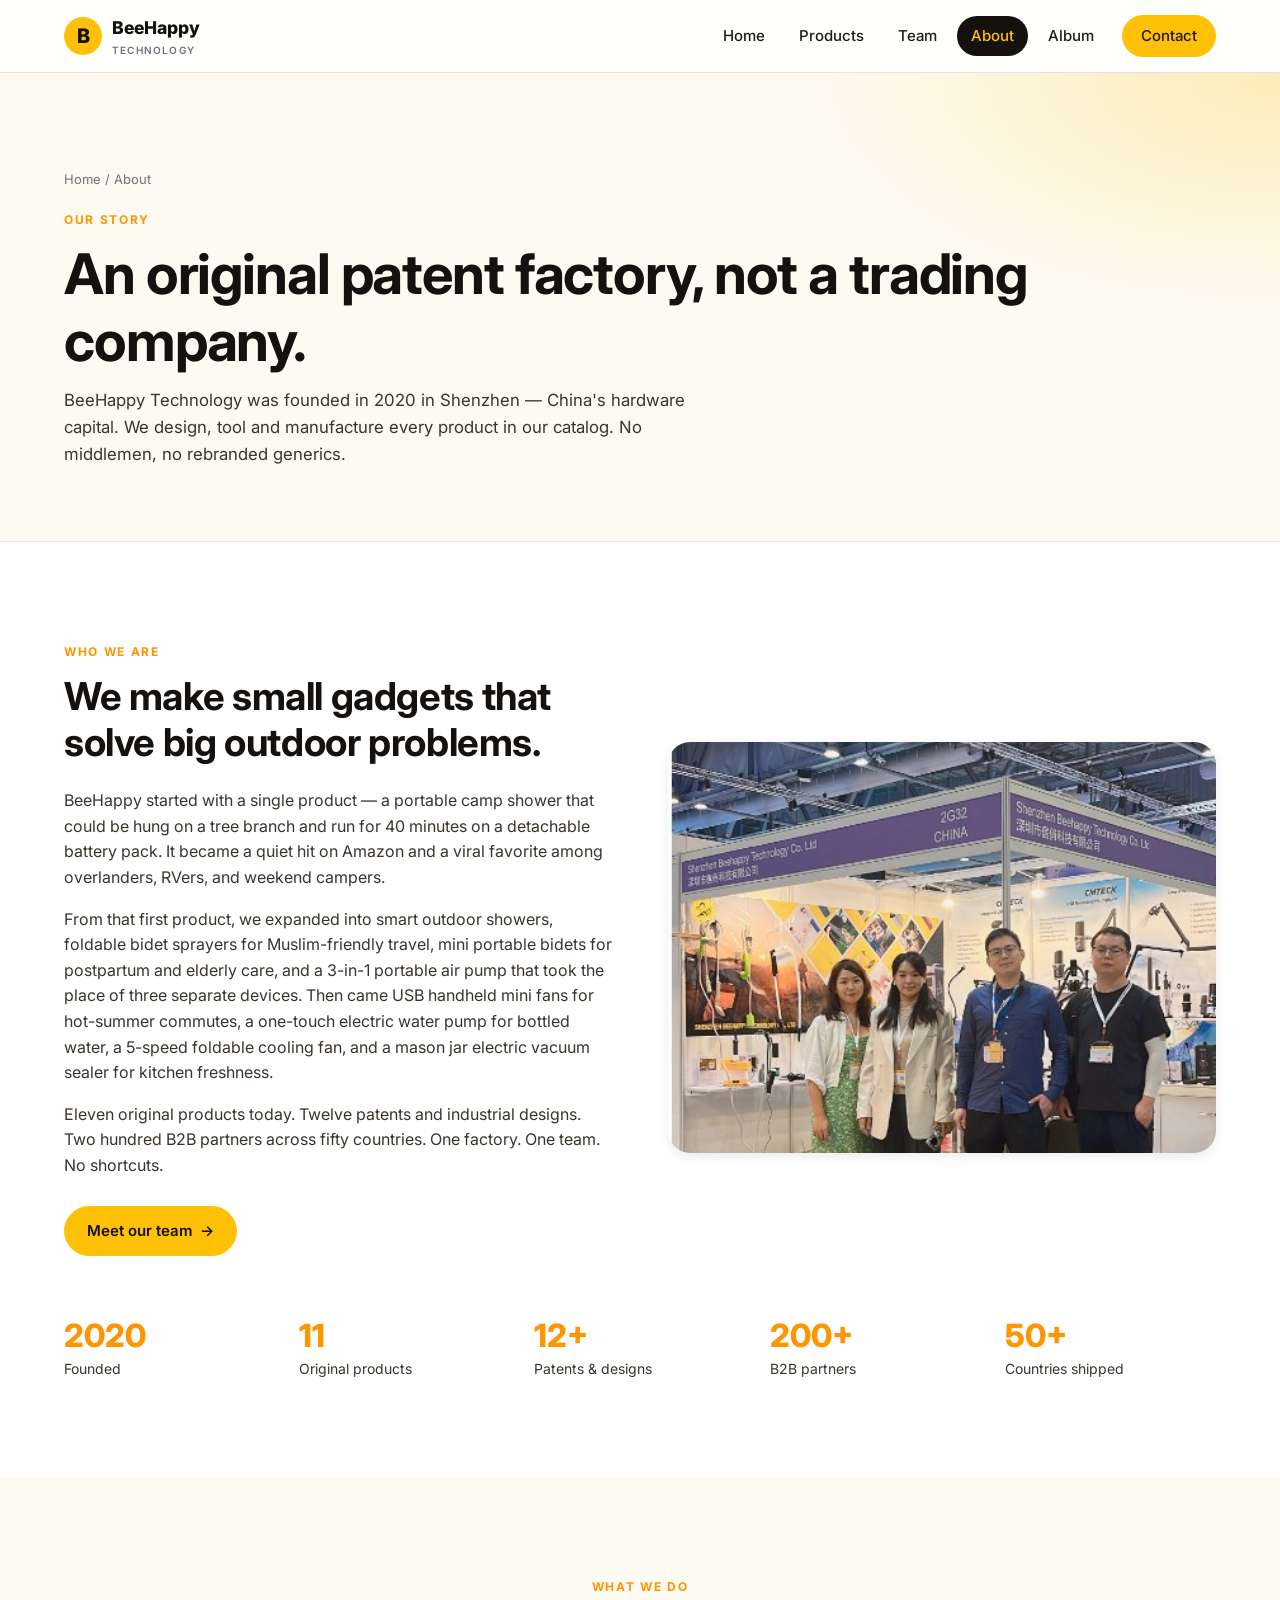
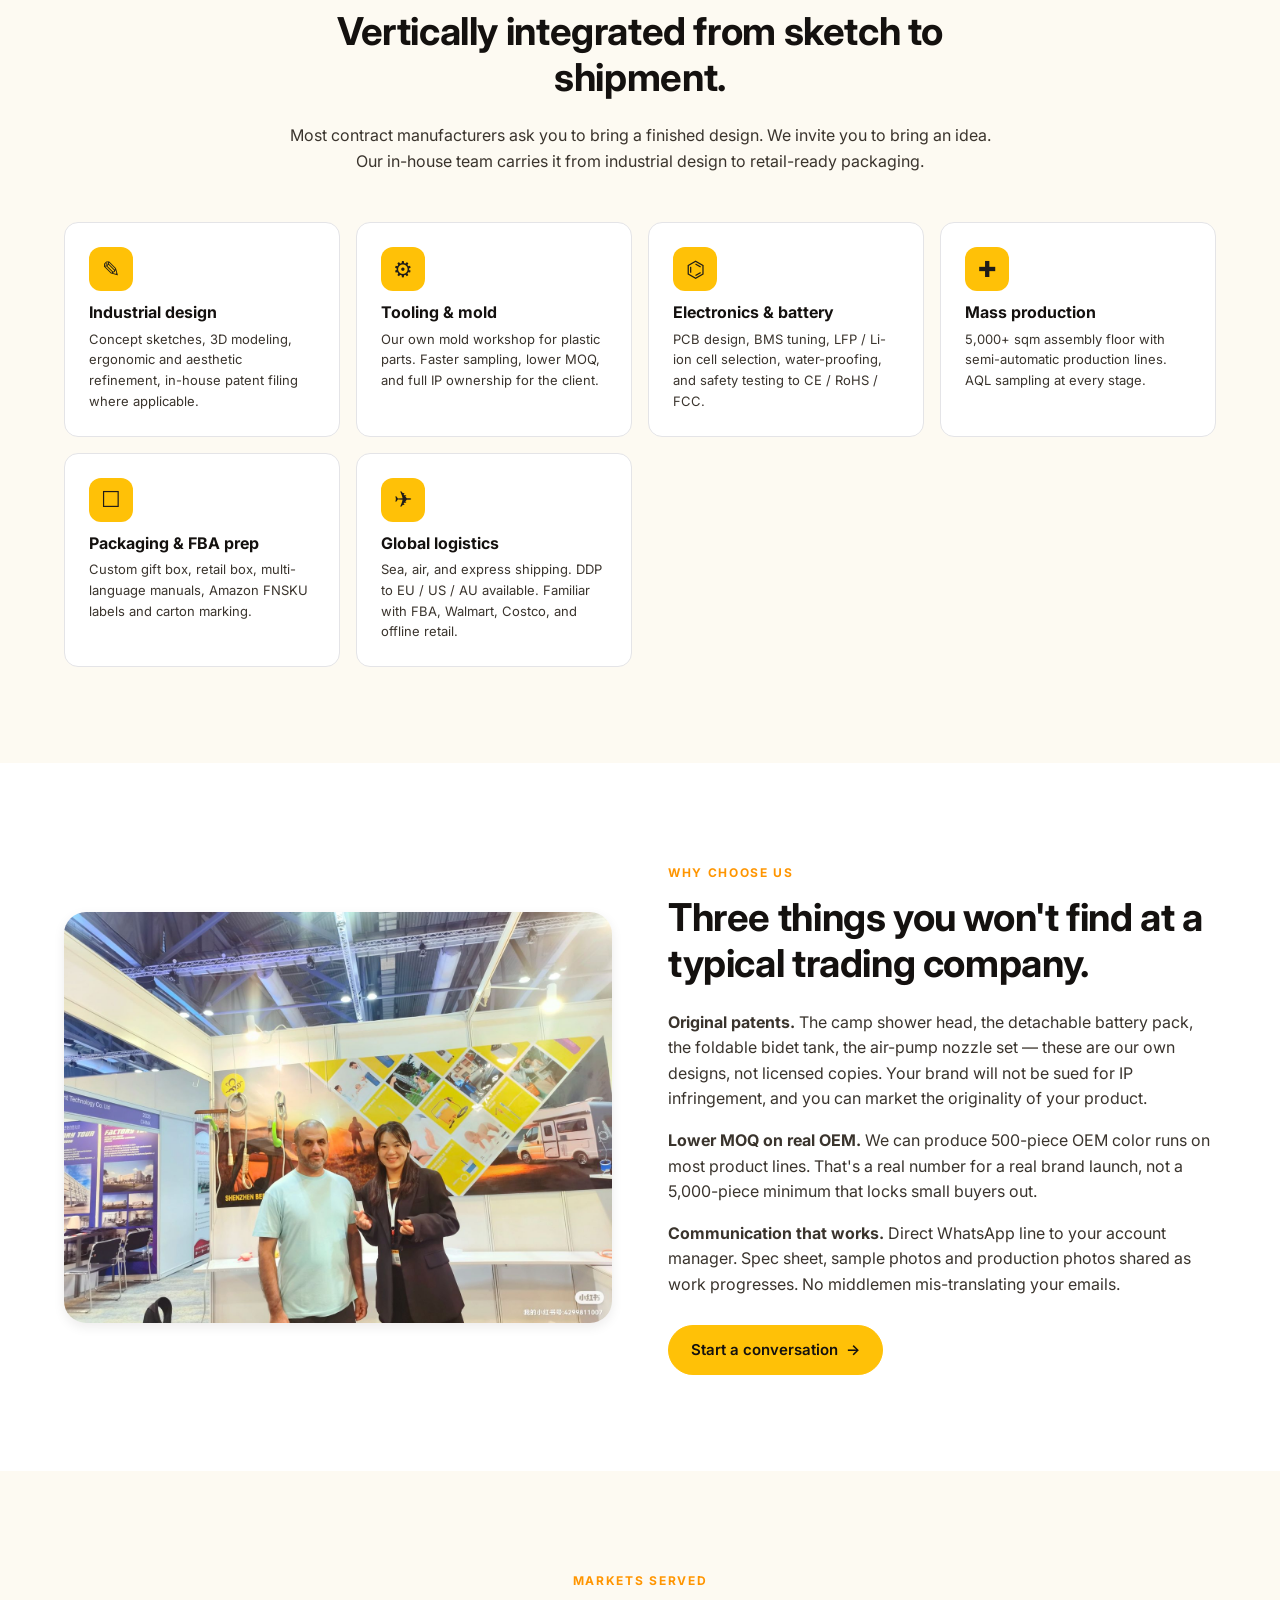
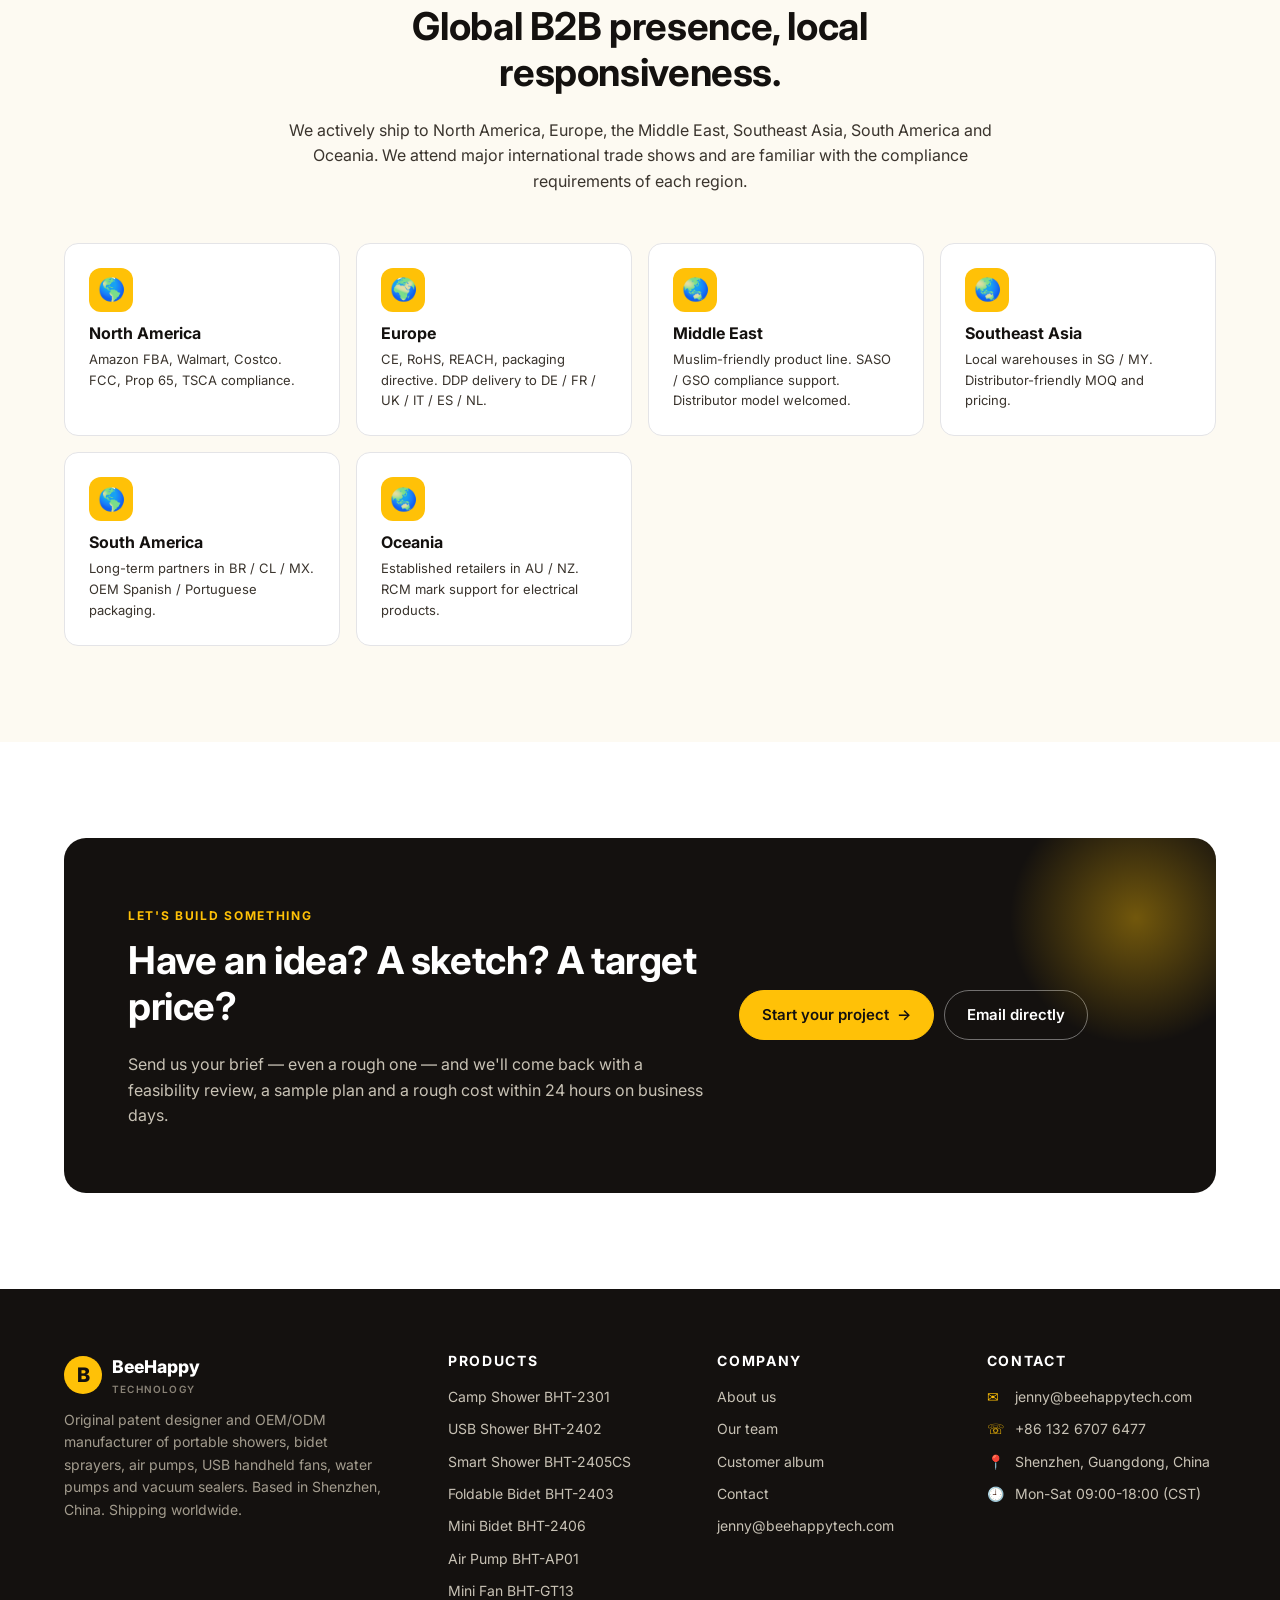
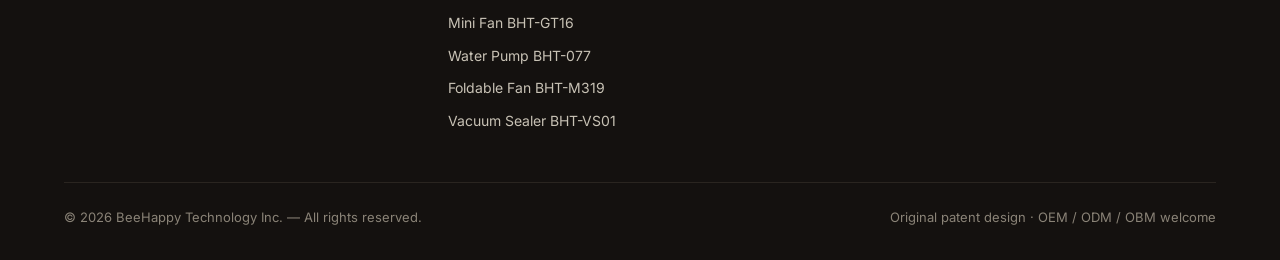
<file: about.html>
<!DOCTYPE html>
<html lang="en">
<head>
  <meta charset="UTF-8" />
  <meta name="viewport" content="width=device-width, initial-scale=1.0" />
  <title>About Us — BeeHappy Technology | Original Patent OEM/ODM Manufacturer</title>
  <meta name="description" content="BeeHappy Technology is an original patent designer and OEM/ODM manufacturer in Shenzhen, China. We specialize in portable showers, bidet sprayers, air pumps and USB handheld fans. Founded in 2020, serving 200+ B2B partners in 50+ countries." />
  <meta name="keywords" content="BeeHappy Technology about, OEM ODM manufacturer Shenzhen, portable shower manufacturer, original patent design, China portable electronics manufacturer" />
  <meta name="robots" content="index,follow" />
  <link rel="canonical" href="https://www.beehappytech.com/about.html" />

  <meta property="og:type" content="website" />
  <meta property="og:url" content="https://www.beehappytech.com/about.html" />
  <meta property="og:title" content="About Us — BeeHappy Technology" />
  <meta property="og:description" content="Original patent designer and OEM/ODM manufacturer in Shenzhen, China. 8 product lines, 5 certifications, 200+ B2B partners." />
  <meta property="og:image" content="https://www.beehappytech.com/images/team/team-booth.jpg" />
  <meta property="og:site_name" content="BeeHappy Technology" />
  <meta property="og:locale" content="en_US" />

  <meta name="twitter:card" content="summary_large_image" />
  <meta name="twitter:title" content="About Us — BeeHappy Technology" />
  <meta name="twitter:description" content="Original patent designer and OEM/ODM manufacturer in Shenzhen, China." />
  <meta name="twitter:image" content="https://www.beehappytech.com/images/team/team-booth.jpg" />

  <link rel="alternate" hreflang="en" href="https://www.beehappytech.com/about.html" />
  <link rel="alternate" hreflang="x-default" href="https://www.beehappytech.com/about.html" />

  <meta name="theme-color" content="#ffc107" />
  <link rel="icon" type="image/svg+xml" href="data:image/svg+xml;utf8,<svg xmlns='http://www.w3.org/2000/svg' viewBox='0 0 64 64'><circle cx='32' cy='32' r='30' fill='%23ffc107'/><text x='32' y='44' text-anchor='middle' font-size='36' font-family='Arial' font-weight='900' fill='%23141110'>B</text></svg>" />
  <link rel="preconnect" href="https://fonts.googleapis.com" />
  <link rel="preconnect" href="https://fonts.gstatic.com" crossorigin />
  <link href="https://fonts.googleapis.com/css2?family=Inter:wght@400;500;600;700;800&display=swap" rel="stylesheet" />

  <link rel="stylesheet" href="style.css" />

  <script type="application/ld+json">
  {
    "@context": "https://schema.org",
    "@type": "AboutPage",
    "name": "About BeeHappy Technology",
    "url": "https://www.beehappytech.com/about.html",
    "mainEntity": {
      "@type": "Organization",
      "@id": "https://www.beehappytech.com/#organization",
      "name": "BeeHappy Technology Inc.",
      "foundingDate": "2020",
      "founder": { "@type": "Person", "name": "Jenny" },
      "description": "Original patent designer and OEM/ODM manufacturer of portable showers, bidet sprayers, air pumps and USB handheld fans.",
      "numberOfEmployees": "50-100",
      "address": { "@type": "PostalAddress", "addressCountry": "CN", "addressRegion": "Guangdong", "addressLocality": "Shenzhen" }
    }
  }
  </script>
</head>
<body>
  <a class="skip-link" href="#main">Skip to main content</a>

  <header class="site-header" role="banner">
    <div class="container nav">
      <a href="index.html" class="logo" aria-label="BeeHappy Technology home">
        <span class="logo-mark" aria-hidden="true">B</span>
        <span class="logo-text">BeeHappy<small>TECHNOLOGY</small></span>
      </a>
      <button class="nav-toggle" id="navToggle" aria-label="Toggle menu" aria-expanded="false">
        <svg viewBox="0 0 24 24" fill="none" stroke="currentColor" stroke-width="2"><path d="M3 6h18M3 12h18M3 18h18" stroke-linecap="round"/></svg>
      </button>
      <ul class="nav-links" id="navLinks">
        <li><a href="index.html">Home</a></li>
        <li><a href="products.html">Products</a></li>
        <li><a href="team.html">Team</a></li>
        <li><a href="about.html" class="active">About</a></li>
        <li><a href="album.html">Album</a></li>
        <li><a href="https://wa.me/8613267076477" target="_blank" rel="noopener" class="nav-cta btn btn-primary" style="padding:8px 18px;">Contact</a></li>
      </ul>
    </div>
  </header>

  <main id="main">
    <section class="page-header">
      <div class="container">
        <div class="breadcrumb"><a href="index.html">Home</a> / About</div>
        <span class="eyebrow">Our story</span>
        <h1>An original patent factory, not a trading company.</h1>
        <p>BeeHappy Technology was founded in 2020 in Shenzhen — China's hardware capital. We design, tool and manufacture every product in our catalog. No middlemen, no rebranded generics.</p>
      </div>
    </section>

    <!-- Story -->
    <section class="section section-light">
      <div class="container">
        <div class="story-grid">
          <div>
            <span class="eyebrow">Who we are</span>
            <h2>We make small gadgets that solve big outdoor problems.</h2>
            <p>BeeHappy started with a single product — a portable camp shower that could be hung on a tree branch and run for 40 minutes on a detachable battery pack. It became a quiet hit on Amazon and a viral favorite among overlanders, RVers, and weekend campers.</p>
            <p>From that first product, we expanded into smart outdoor showers, foldable bidet sprayers for Muslim-friendly travel, mini portable bidets for postpartum and elderly care, and a 3-in-1 portable air pump that took the place of three separate devices. Then came USB handheld mini fans for hot-summer commutes, a one-touch electric water pump for bottled water, a 5-speed foldable cooling fan, and a mason jar electric vacuum sealer for kitchen freshness.</p>
            <p>Eleven original products today. Twelve patents and industrial designs. Two hundred B2B partners across fifty countries. One factory. One team. No shortcuts.</p>
            <a href="team.html" class="btn btn-primary" style="margin-top: 12px;">Meet our team <span class="arrow">→</span></a>
          </div>
          <div class="image"><img src="images/team/team-booth.jpg" alt="The BeeHappy Technology team at our trade show exhibition booth" loading="lazy" /></div>
        </div>

        <div class="feature-row" style="margin-top: 64px;">
          <div class="item"><div class="num">2020</div><div class="lbl">Founded</div></div>
          <div class="item"><div class="num">11</div><div class="lbl">Original products</div></div>
          <div class="item"><div class="num">12+</div><div class="lbl">Patents & designs</div></div>
          <div class="item"><div class="num">200+</div><div class="lbl">B2B partners</div></div>
          <div class="item"><div class="num">50+</div><div class="lbl">Countries shipped</div></div>
        </div>
      </div>
    </section>

    <!-- What we do -->
    <section class="section section-cream">
      <div class="container">
        <div class="section-header">
          <span class="eyebrow">What we do</span>
          <h2>Vertically integrated from sketch to shipment.</h2>
          <p>Most contract manufacturers ask you to bring a finished design. We invite you to bring an idea. Our in-house team carries it from industrial design to retail-ready packaging.</p>
        </div>

        <div class="usecase-grid">
          <div class="usecase">
            <div class="icon">✎</div>
            <h4>Industrial design</h4>
            <p>Concept sketches, 3D modeling, ergonomic and aesthetic refinement, in-house patent filing where applicable.</p>
          </div>
          <div class="usecase">
            <div class="icon">⚙</div>
            <h4>Tooling & mold</h4>
            <p>Our own mold workshop for plastic parts. Faster sampling, lower MOQ, and full IP ownership for the client.</p>
          </div>
          <div class="usecase">
            <div class="icon">⌬</div>
            <h4>Electronics & battery</h4>
            <p>PCB design, BMS tuning, LFP / Li-ion cell selection, water-proofing, and safety testing to CE / RoHS / FCC.</p>
          </div>
          <div class="usecase">
            <div class="icon">✚</div>
            <h4>Mass production</h4>
            <p>5,000+ sqm assembly floor with semi-automatic production lines. AQL sampling at every stage.</p>
          </div>
          <div class="usecase">
            <div class="icon">☐</div>
            <h4>Packaging & FBA prep</h4>
            <p>Custom gift box, retail box, multi-language manuals, Amazon FNSKU labels and carton marking.</p>
          </div>
          <div class="usecase">
            <div class="icon">✈</div>
            <h4>Global logistics</h4>
            <p>Sea, air, and express shipping. DDP to EU / US / AU available. Familiar with FBA, Walmart, Costco, and offline retail.</p>
          </div>
        </div>
      </div>
    </section>

    <!-- Why us / differentiators -->
    <section class="section section-light">
      <div class="container">
        <div class="story-grid">
          <div class="image"><img src="images/album/client-exhibition-04.jpg" alt="BeeHappy booth at a global trade exhibition" loading="lazy" /></div>
          <div>
            <span class="eyebrow">Why choose us</span>
            <h2>Three things you won't find at a typical trading company.</h2>
            <p><strong>Original patents.</strong> The camp shower head, the detachable battery pack, the foldable bidet tank, the air-pump nozzle set — these are our own designs, not licensed copies. Your brand will not be sued for IP infringement, and you can market the originality of your product.</p>
            <p><strong>Lower MOQ on real OEM.</strong> We can produce 500-piece OEM color runs on most product lines. That's a real number for a real brand launch, not a 5,000-piece minimum that locks small buyers out.</p>
            <p><strong>Communication that works.</strong> Direct WhatsApp line to your account manager. Spec sheet, sample photos and production photos shared as work progresses. No middlemen mis-translating your emails.</p>
            <a href="contact.html" class="btn btn-primary" style="margin-top: 12px;">Start a conversation <span class="arrow">→</span></a>
          </div>
        </div>
      </div>
    </section>

    <!-- Markets served -->
    <section class="section section-cream">
      <div class="container">
        <div class="section-header">
          <span class="eyebrow">Markets served</span>
          <h2>Global B2B presence, local responsiveness.</h2>
          <p>We actively ship to North America, Europe, the Middle East, Southeast Asia, South America and Oceania. We attend major international trade shows and are familiar with the compliance requirements of each region.</p>
        </div>
        <div class="usecase-grid">
          <div class="usecase"><div class="icon">🌎</div><h4>North America</h4><p>Amazon FBA, Walmart, Costco. FCC, Prop 65, TSCA compliance.</p></div>
          <div class="usecase"><div class="icon">🌍</div><h4>Europe</h4><p>CE, RoHS, REACH, packaging directive. DDP delivery to DE / FR / UK / IT / ES / NL.</p></div>
          <div class="usecase"><div class="icon">🌏</div><h4>Middle East</h4><p>Muslim-friendly product line. SASO / GSO compliance support. Distributor model welcomed.</p></div>
          <div class="usecase"><div class="icon">🌏</div><h4>Southeast Asia</h4><p>Local warehouses in SG / MY. Distributor-friendly MOQ and pricing.</p></div>
          <div class="usecase"><div class="icon">🌎</div><h4>South America</h4><p>Long-term partners in BR / CL / MX. OEM Spanish / Portuguese packaging.</p></div>
          <div class="usecase"><div class="icon">🌏</div><h4>Oceania</h4><p>Established retailers in AU / NZ. RCM mark support for electrical products.</p></div>
        </div>
      </div>
    </section>

    <!-- CTA -->
    <section class="section section-light">
      <div class="container">
        <div class="cta-banner">
          <div>
            <span class="eyebrow" style="color: var(--bh-yellow);">Let's build something</span>
            <h2>Have an idea? A sketch? A target price?</h2>
            <p>Send us your brief — even a rough one — and we'll come back with a feasibility review, a sample plan and a rough cost within 24 hours on business days.</p>
          </div>
          <div class="actions">
            <a href="contact.html" class="btn btn-primary">Start your project <span class="arrow">→</span></a>
            <a href="mailto:jenny@beehappytech.com" class="btn btn-outline-light">Email directly</a>
          </div>
        </div>
      </div>
    </section>
  </main>

  <footer class="site-footer" role="contentinfo">
    <div class="container">
      <div class="footer-grid">
        <div class="brand-block">
          <div class="logo" style="color: var(--bh-white); margin-bottom: 12px;">
            <span class="logo-mark" aria-hidden="true">B</span>
            <span class="logo-text">BeeHappy<small style="color: #8a8377;">TECHNOLOGY</small></span>
          </div>
          <p>Original patent designer and OEM/ODM manufacturer of portable showers, bidet sprayers, air pumps, USB handheld fans, water pumps and vacuum sealers. Based in Shenzhen, China. Shipping worldwide.</p>
        </div>
        <div>
          <h4>Products</h4>
          <ul>
            <li><a href="products.html#bht-2301">Camp Shower BHT-2301</a></li>
            <li><a href="products.html#bht-2402">USB Shower BHT-2402</a></li>
            <li><a href="products.html#bht-2405cs">Smart Shower BHT-2405CS</a></li>
            <li><a href="products.html#bht-2403">Foldable Bidet BHT-2403</a></li>
            <li><a href="products.html#bht-2406">Mini Bidet BHT-2406</a></li>
            <li><a href="products.html#bht-ap01">Air Pump BHT-AP01</a></li>
            <li><a href="products.html#bht-gt13">Mini Fan BHT-GT13</a></li>
            <li><a href="products.html#bht-gt16">Mini Fan BHT-GT16</a></li>
            <li><a href="products.html#bht-077">Water Pump BHT-077</a></li>
            <li><a href="products.html#bht-m319">Foldable Fan BHT-M319</a></li>
            <li><a href="products.html#bht-vs01">Vacuum Sealer BHT-VS01</a></li>
          </ul>
        </div>
        <div>
          <h4>Company</h4>
          <ul>
            <li><a href="about.html">About us</a></li>
            <li><a href="team.html">Our team</a></li>
            <li><a href="album.html">Customer album</a></li>
            <li><a href="contact.html">Contact</a></li>
            <li><a href="mailto:jenny@beehappytech.com">jenny@beehappytech.com</a></li>
          </ul>
        </div>
        <div>
          <h4>Contact</h4>
          <div class="contact-line"><span>✉</span> jenny@beehappytech.com</div>
          <div class="contact-line"><span>☏</span> +86 132 6707 6477</div>
          <div class="contact-line"><span>📍</span> Shenzhen, Guangdong, China</div>
          <div class="contact-line"><span>🕘</span> Mon-Sat 09:00-18:00 (CST)</div>
        </div>
      </div>
      <div class="bottom">
        <div>© <span id="year">2026</span> BeeHappy Technology Inc. — All rights reserved.</div>
        <div>Original patent design · OEM / ODM / OBM welcome</div>
      </div>
    </div>
  </footer>

  <script src="script.js"></script>
</body>
</html>
</file>
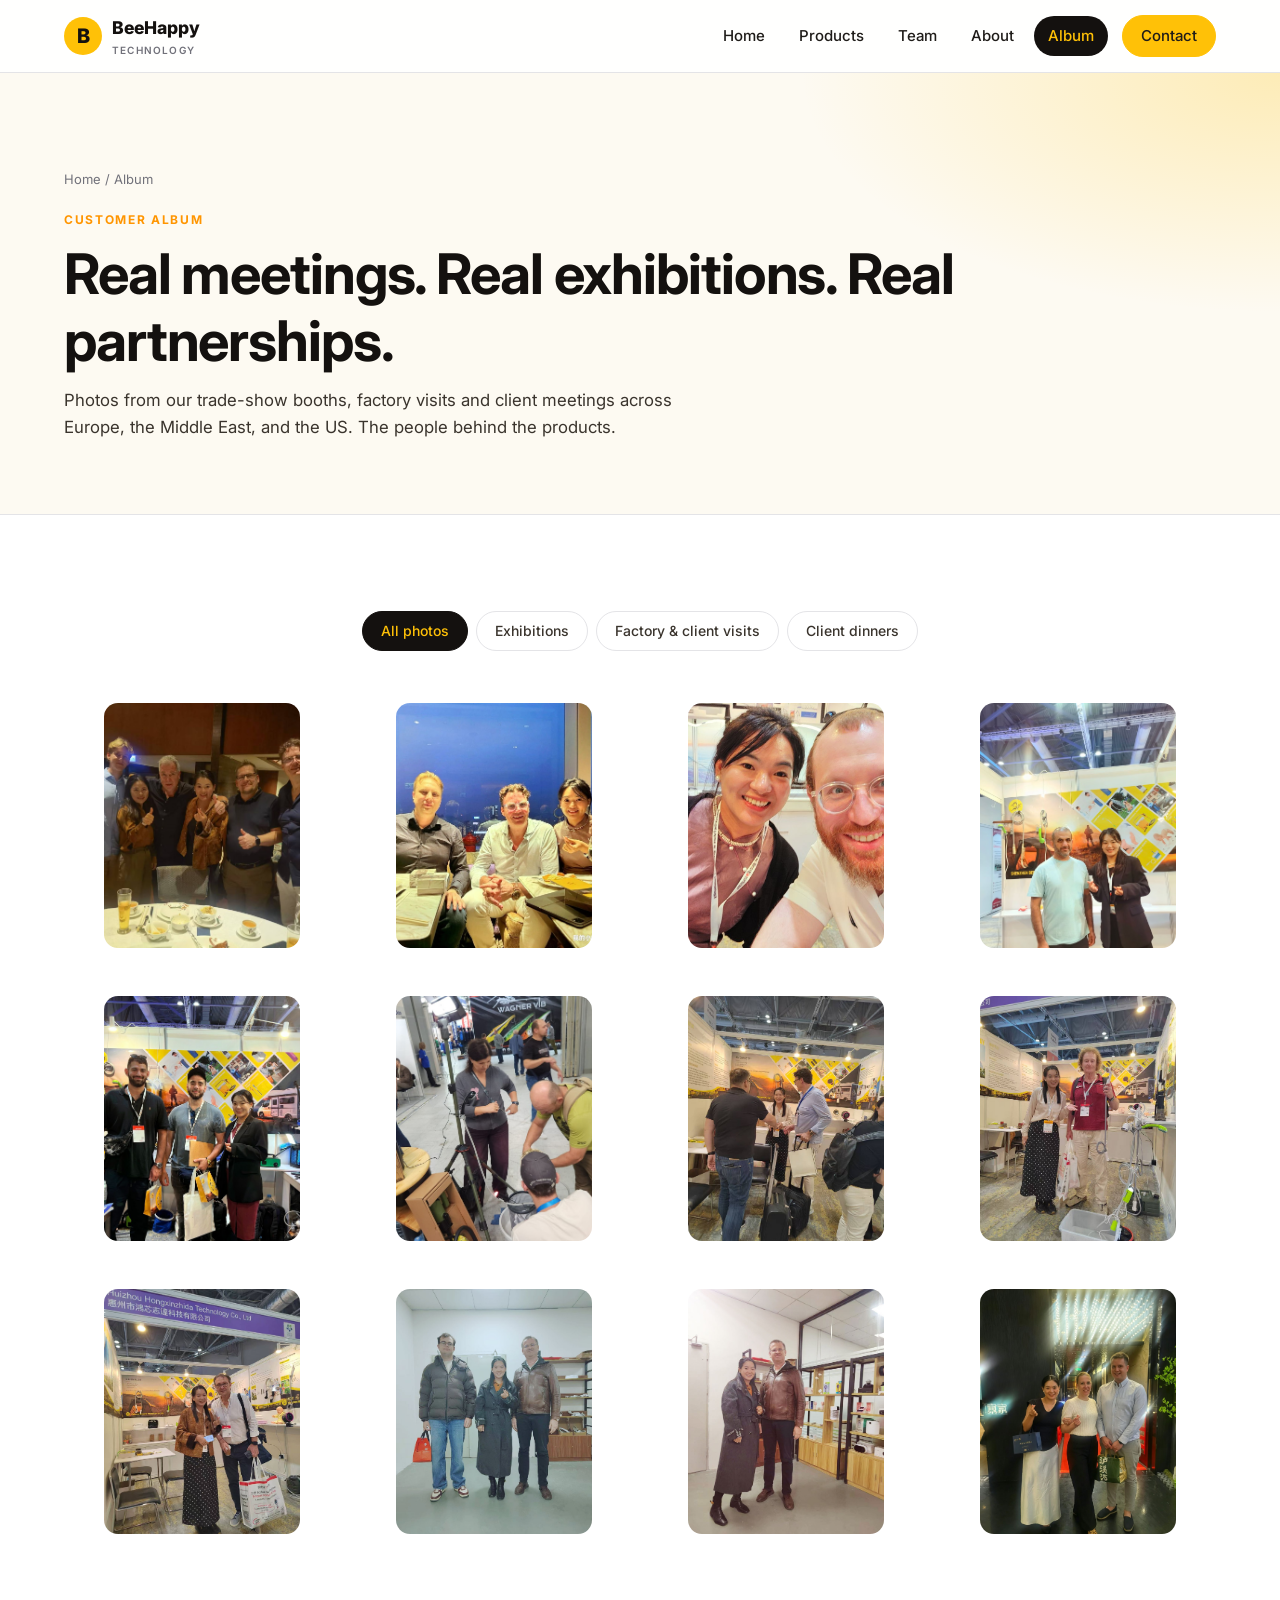
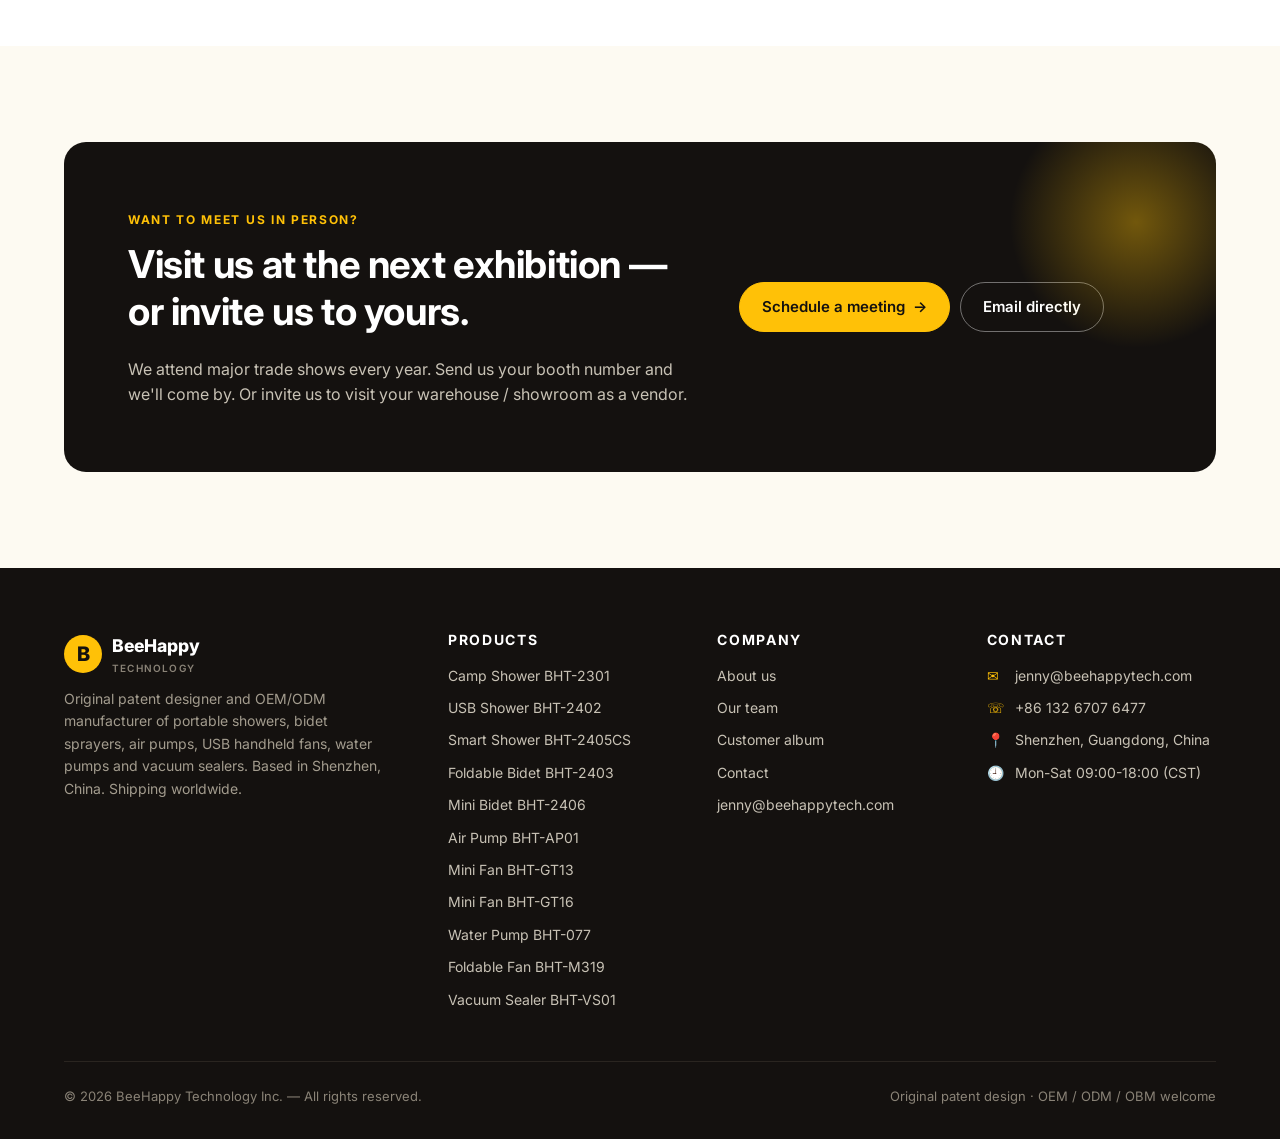
<file: album.html>
<!DOCTYPE html>
<html lang="en">
<head>
  <meta charset="UTF-8" />
  <meta name="viewport" content="width=device-width, initial-scale=1.0" />
  <title>Customer Album — BeeHappy Technology | Exhibitions, Client Meetings, Factory Visits</title>
  <meta name="description" content="Photos from BeeHappy Technology's trade exhibitions, client meetings and factory visits around the world. See real customers, real products, real partnerships." />
  <meta name="keywords" content="BeeHappy exhibition, Canton Fair, Hong Kong Gifts & Premium Fair, IFA, factory visit, client meeting, OEM partner photos" />
  <meta name="robots" content="index,follow,max-image-preview:large" />
  <link rel="canonical" href="https://www.beehappytech.com/album.html" />

  <meta property="og:type" content="website" />
  <meta property="og:url" content="https://www.beehappytech.com/album.html" />
  <meta property="og:title" content="Customer Album — BeeHappy Technology" />
  <meta property="og:description" content="Photos from our trade exhibitions, client meetings and factory visits." />
  <meta property="og:image" content="https://www.beehappytech.com/images/album/client-exhibition-04.jpg" />
  <meta property="og:site_name" content="BeeHappy Technology" />
  <meta property="og:locale" content="en_US" />

  <meta name="twitter:card" content="summary_large_image" />
  <meta name="twitter:title" content="Customer Album — BeeHappy Technology" />
  <meta name="twitter:description" content="Photos from our trade exhibitions, client meetings and factory visits." />
  <meta name="twitter:image" content="https://www.beehappytech.com/images/album/client-exhibition-04.jpg" />

  <link rel="alternate" hreflang="en" href="https://www.beehappytech.com/album.html" />
  <link rel="alternate" hreflang="x-default" href="https://www.beehappytech.com/album.html" />

  <meta name="theme-color" content="#ffc107" />
  <link rel="icon" type="image/svg+xml" href="data:image/svg+xml;utf8,<svg xmlns='http://www.w3.org/2000/svg' viewBox='0 0 64 64'><circle cx='32' cy='32' r='30' fill='%23ffc107'/><text x='32' y='44' text-anchor='middle' font-size='36' font-family='Arial' font-weight='900' fill='%23141110'>B</text></svg>" />
  <link rel="preconnect" href="https://fonts.googleapis.com" />
  <link rel="preconnect" href="https://fonts.gstatic.com" crossorigin />
  <link href="https://fonts.googleapis.com/css2?family=Inter:wght@400;500;600;700;800&display=swap" rel="stylesheet" />

  <link rel="stylesheet" href="style.css" />

  <script type="application/ld+json">
  {
    "@context": "https://schema.org",
    "@type": "ImageGallery",
    "name": "BeeHappy Customer Album",
    "description": "Photo gallery of BeeHappy Technology at trade shows, client meetings and factory visits.",
    "image": [
      "https://www.beehappytech.com/images/album/client-exhibition-04.jpg",
      "https://www.beehappytech.com/images/album/client-exhibition-05.jpg",
      "https://www.beehappytech.com/images/album/client-factory-10.jpg"
    ]
  }
  </script>
</head>
<body>
  <a class="skip-link" href="#main">Skip to main content</a>

  <header class="site-header" role="banner">
    <div class="container nav">
      <a href="index.html" class="logo" aria-label="BeeHappy Technology home">
        <span class="logo-mark" aria-hidden="true">B</span>
        <span class="logo-text">BeeHappy<small>TECHNOLOGY</small></span>
      </a>
      <button class="nav-toggle" id="navToggle" aria-label="Toggle menu" aria-expanded="false">
        <svg viewBox="0 0 24 24" fill="none" stroke="currentColor" stroke-width="2"><path d="M3 6h18M3 12h18M3 18h18" stroke-linecap="round"/></svg>
      </button>
      <ul class="nav-links" id="navLinks">
        <li><a href="index.html">Home</a></li>
        <li><a href="products.html">Products</a></li>
        <li><a href="team.html">Team</a></li>
        <li><a href="about.html">About</a></li>
        <li><a href="album.html" class="active">Album</a></li>
        <li><a href="https://wa.me/8613267076477" target="_blank" rel="noopener" class="nav-cta btn btn-primary" style="padding:8px 18px;">Contact</a></li>
      </ul>
    </div>
  </header>

  <main id="main">
    <section class="page-header">
      <div class="container">
        <div class="breadcrumb"><a href="index.html">Home</a> / Album</div>
        <span class="eyebrow">Customer Album</span>
        <h1>Real meetings. Real exhibitions. Real partnerships.</h1>
        <p>Photos from our trade-show booths, factory visits and client meetings across Europe, the Middle East, and the US. The people behind the products.</p>
      </div>
    </section>

    <section class="section section-light">
      <div class="container">
        <div class="category-tabs" id="albumTabs">
          <button data-album="all" class="active">All photos</button>
          <button data-album="exhibition">Exhibitions</button>
          <button data-album="factory">Factory & client visits</button>
          <button data-album="dinner">Client dinners</button>
        </div>

        <div class="album-grid" id="albumGrid">
          <figure class="album-card" data-album="dinner" data-caption="Client dinner in Tokyo" data-src="images/album/client-meeting-01.jpg">
            <img src="images/album/client-meeting-01.jpg" alt="BeeHappy team at a client dinner in Tokyo" loading="lazy" />
            <figcaption class="caption">Client dinner · Tokyo</figcaption>
          </figure>
          <figure class="album-card" data-album="dinner" data-caption="Dinner meeting with European client" data-src="images/album/client-dinner-02.jpg">
            <img src="images/album/client-dinner-02.jpg" alt="BeeHappy team at dinner meeting with European client" loading="lazy" />
            <figcaption class="caption">Dinner meeting · Europe</figcaption>
          </figure>
          <figure class="album-card" data-album="exhibition" data-caption="Trade exhibition booth" data-src="images/album/client-exhibition-03.jpg">
            <img src="images/album/client-exhibition-03.jpg" alt="BeeHappy booth at international trade show" loading="lazy" />
            <figcaption class="caption">Trade show booth</figcaption>
          </figure>
          <figure class="album-card" data-album="exhibition" data-caption="Booth at Canton Fair 2025" data-src="images/album/client-exhibition-04.jpg">
            <img src="images/album/client-exhibition-04.jpg" alt="BeeHappy booth at Canton Fair 2025 with client" loading="lazy" />
            <figcaption class="caption">Canton Fair 2025</figcaption>
          </figure>
          <figure class="album-card" data-album="exhibition" data-caption="Hong Kong Gifts & Premium Fair" data-src="images/album/client-exhibition-05.jpg">
            <img src="images/album/client-exhibition-05.jpg" alt="BeeHappy team at Hong Kong Gifts and Premium Fair" loading="lazy" />
            <figcaption class="caption">Hong Kong Gifts & Premium Fair</figcaption>
          </figure>
          <figure class="album-card" data-album="exhibition" data-caption="Live product demo at the booth" data-src="images/album/client-exhibition-06.jpg">
            <img src="images/album/client-exhibition-06.jpg" alt="Live product demonstration at BeeHappy exhibition booth" loading="lazy" />
            <figcaption class="caption">Live demo · Exhibition</figcaption>
          </figure>
          <figure class="album-card" data-album="exhibition" data-caption="Meeting with overseas partner" data-src="images/album/client-exhibition-07.jpg">
            <img src="images/album/client-exhibition-07.jpg" alt="BeeHappy team meeting with overseas partner at exhibition" loading="lazy" />
            <figcaption class="caption">Partner meeting</figcaption>
          </figure>
          <figure class="album-card" data-album="factory" data-caption="Live demo at the booth" data-src="images/album/client-factory-08.jpg">
            <img src="images/album/client-factory-08.jpg" alt="Live product demonstration at exhibition" loading="lazy" />
            <figcaption class="caption">On-site product demo</figcaption>
          </figure>
          <figure class="album-card" data-album="factory" data-caption="UK client at our booth" data-src="images/album/client-factory-09.jpg">
            <img src="images/album/client-factory-09.jpg" alt="UK client visiting BeeHappy booth" loading="lazy" />
            <figcaption class="caption">UK client visit</figcaption>
          </figure>
          <figure class="album-card" data-album="factory" data-caption="Showroom visit with new client" data-src="images/album/client-factory-10.jpg">
            <img src="images/album/client-factory-10.jpg" alt="BeeHappy showroom with visiting client" loading="lazy" />
            <figcaption class="caption">Showroom visit</figcaption>
          </figure>
          <figure class="album-card" data-album="factory" data-caption="Walking through the showroom" data-src="images/album/client-factory-11.jpg">
            <img src="images/album/client-factory-11.jpg" alt="BeeHappy showroom with client" loading="lazy" />
            <figcaption class="caption">Showroom walkthrough</figcaption>
          </figure>
          <figure class="album-card" data-album="dinner" data-caption="Dinner with Japanese client" data-src="images/album/client-meeting-12.png">
            <img src="images/album/client-meeting-12.png" alt="BeeHappy team dinner with Japanese client in Tokyo" loading="lazy" />
            <figcaption class="caption">Tokyo client dinner</figcaption>
          </figure>
        </div>
      </div>
    </section>

    <!-- Lightbox -->
    <div class="lightbox" id="lightbox" role="dialog" aria-modal="true" aria-label="Image viewer">
      <button class="close" id="lbClose" aria-label="Close">×</button>
      <button class="nav prev" id="lbPrev" aria-label="Previous">‹</button>
      <img id="lbImg" alt="" />
      <button class="nav next" id="lbNext" aria-label="Next">›</button>
    </div>

    <!-- CTA -->
    <section class="section section-cream">
      <div class="container">
        <div class="cta-banner">
          <div>
            <span class="eyebrow" style="color: var(--bh-yellow);">Want to meet us in person?</span>
            <h2>Visit us at the next exhibition — or invite us to yours.</h2>
            <p>We attend major trade shows every year. Send us your booth number and we'll come by. Or invite us to visit your warehouse / showroom as a vendor.</p>
          </div>
          <div class="actions">
            <a href="contact.html" class="btn btn-primary">Schedule a meeting <span class="arrow">→</span></a>
            <a href="mailto:jenny@beehappytech.com" class="btn btn-outline-light">Email directly</a>
          </div>
        </div>
      </div>
    </section>
  </main>

  <footer class="site-footer" role="contentinfo">
    <div class="container">
      <div class="footer-grid">
        <div class="brand-block">
          <div class="logo" style="color: var(--bh-white); margin-bottom: 12px;">
            <span class="logo-mark" aria-hidden="true">B</span>
            <span class="logo-text">BeeHappy<small style="color: #8a8377;">TECHNOLOGY</small></span>
          </div>
          <p>Original patent designer and OEM/ODM manufacturer of portable showers, bidet sprayers, air pumps, USB handheld fans, water pumps and vacuum sealers. Based in Shenzhen, China. Shipping worldwide.</p>
        </div>
        <div>
          <h4>Products</h4>
          <ul>
            <li><a href="products.html#bht-2301">Camp Shower BHT-2301</a></li>
            <li><a href="products.html#bht-2402">USB Shower BHT-2402</a></li>
            <li><a href="products.html#bht-2405cs">Smart Shower BHT-2405CS</a></li>
            <li><a href="products.html#bht-2403">Foldable Bidet BHT-2403</a></li>
            <li><a href="products.html#bht-2406">Mini Bidet BHT-2406</a></li>
            <li><a href="products.html#bht-ap01">Air Pump BHT-AP01</a></li>
            <li><a href="products.html#bht-gt13">Mini Fan BHT-GT13</a></li>
            <li><a href="products.html#bht-gt16">Mini Fan BHT-GT16</a></li>
            <li><a href="products.html#bht-077">Water Pump BHT-077</a></li>
            <li><a href="products.html#bht-m319">Foldable Fan BHT-M319</a></li>
            <li><a href="products.html#bht-vs01">Vacuum Sealer BHT-VS01</a></li>
          </ul>
        </div>
        <div>
          <h4>Company</h4>
          <ul>
            <li><a href="about.html">About us</a></li>
            <li><a href="team.html">Our team</a></li>
            <li><a href="album.html">Customer album</a></li>
            <li><a href="contact.html">Contact</a></li>
            <li><a href="mailto:jenny@beehappytech.com">jenny@beehappytech.com</a></li>
          </ul>
        </div>
        <div>
          <h4>Contact</h4>
          <div class="contact-line"><span>✉</span> jenny@beehappytech.com</div>
          <div class="contact-line"><span>☏</span> +86 132 6707 6477</div>
          <div class="contact-line"><span>📍</span> Shenzhen, Guangdong, China</div>
          <div class="contact-line"><span>🕘</span> Mon-Sat 09:00-18:00 (CST)</div>
        </div>
      </div>
      <div class="bottom">
        <div>© <span id="year">2026</span> BeeHappy Technology Inc. — All rights reserved.</div>
        <div>Original patent design · OEM / ODM / OBM welcome</div>
      </div>
    </div>
  </footer>

  <script src="script.js"></script>
</body>
</html>
</file>
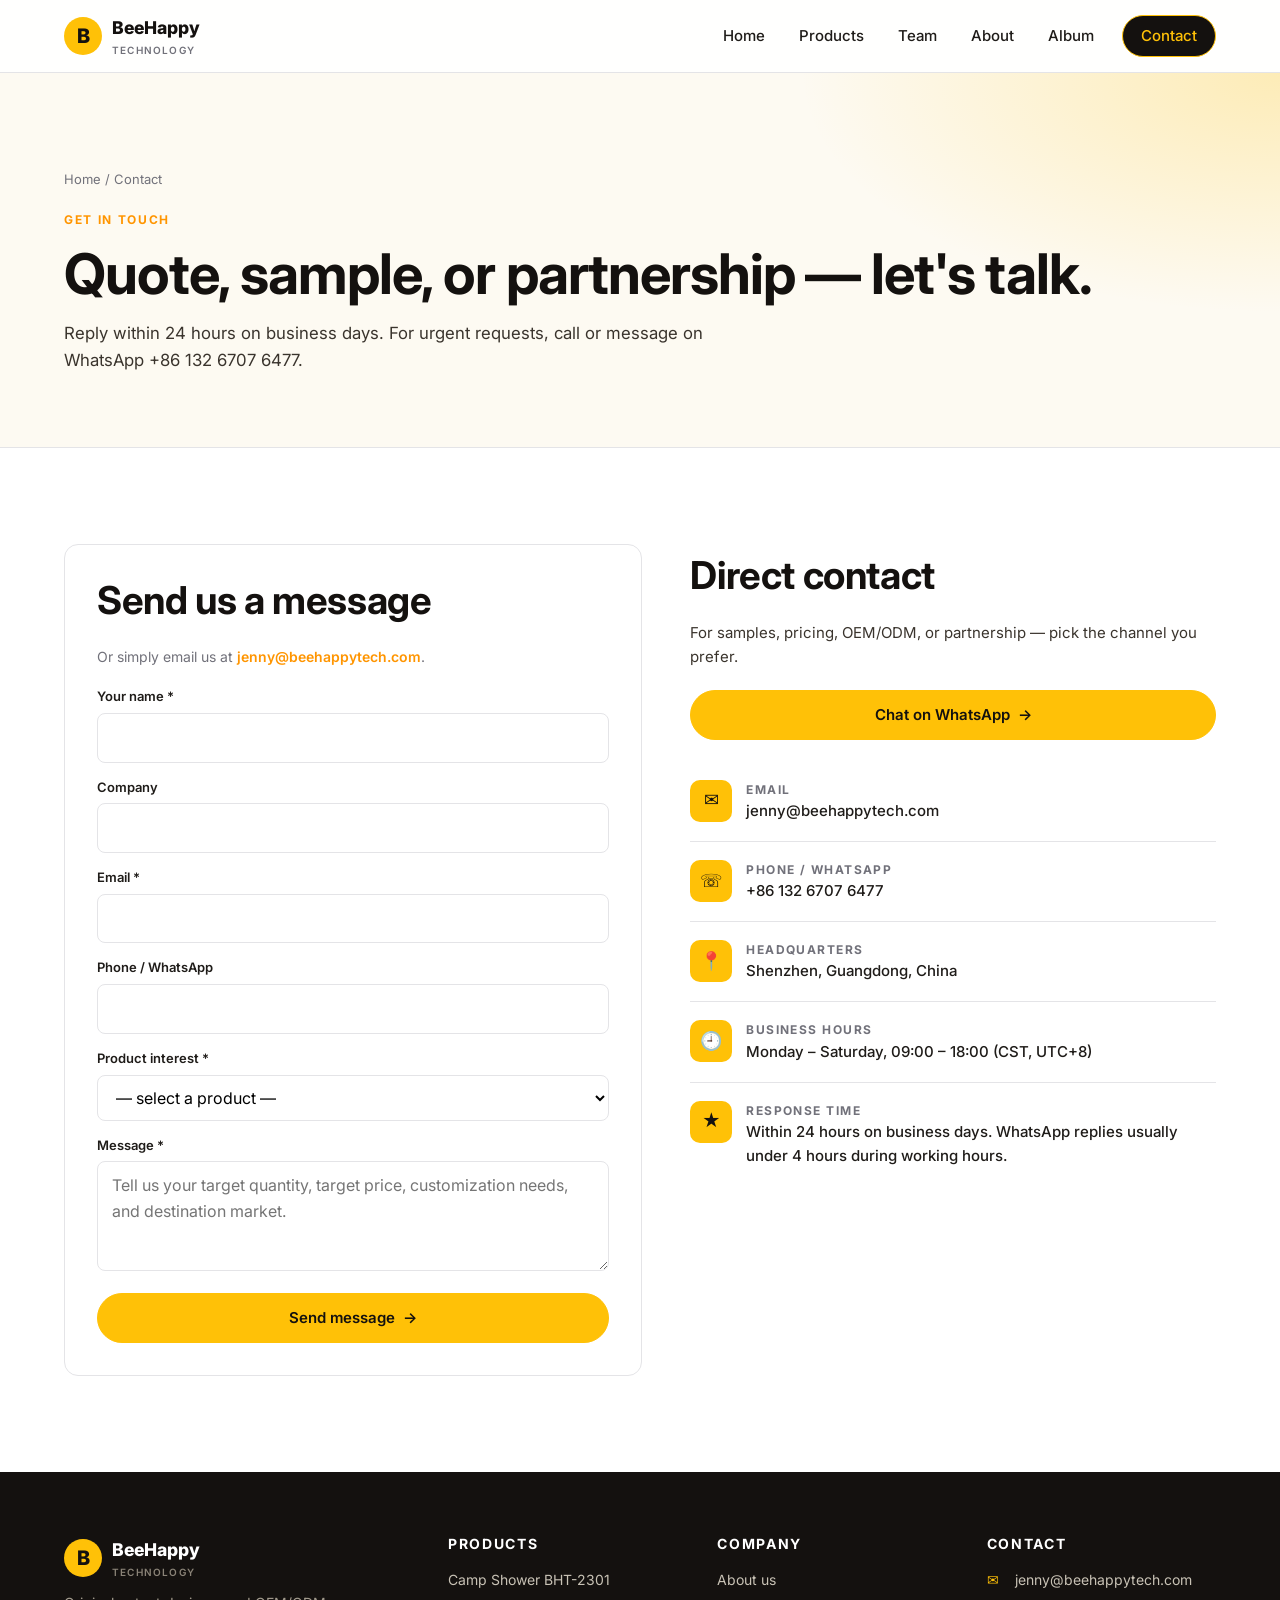
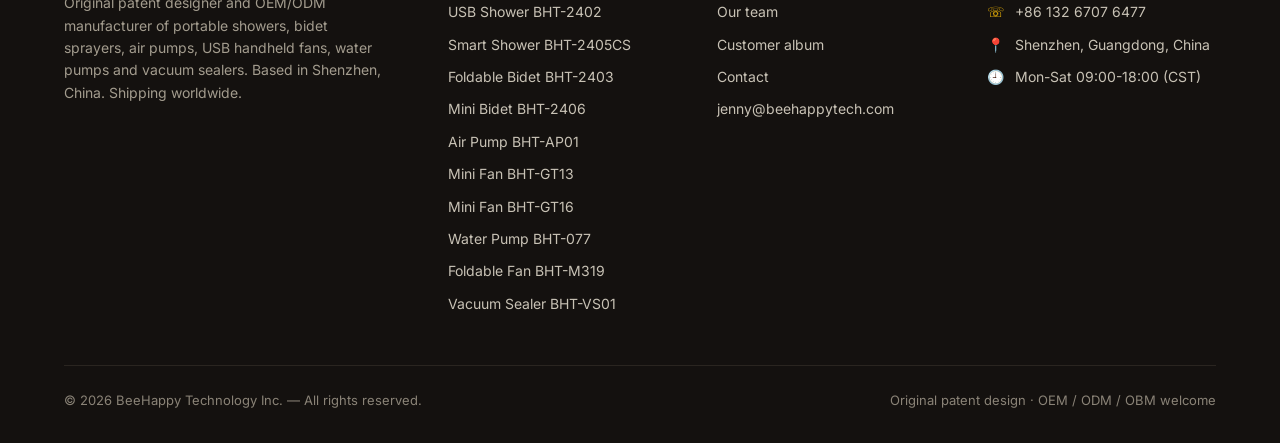
<file: contact.html>
<!DOCTYPE html>
<html lang="en">
<head>
  <meta charset="UTF-8" />
  <meta name="viewport" content="width=device-width, initial-scale=1.0" />
  <title>Contact Us — BeeHappy Technology | Get a Quote, Sample, OEM/ODM Inquiry</title>
  <meta name="description" content="Contact BeeHappy Technology for portable shower, bidet, air pump, and mini fan OEM/ODM quotes, samples, and partnership. Email jenny@beehappytech.com, call +86 132 6707 6477, or send a message. We reply within 24 hours on business days." />
  <meta name="keywords" content="contact BeeHappy, OEM inquiry, ODM sample request, portable shower supplier contact, China manufacturer contact" />
  <meta name="robots" content="index,follow" />
  <link rel="canonical" href="https://www.beehappytech.com/contact.html" />

  <meta property="og:type" content="website" />
  <meta property="og:url" content="https://www.beehappytech.com/contact.html" />
  <meta property="og:title" content="Contact — BeeHappy Technology" />
  <meta property="og:description" content="Get a quote, sample or OEM/ODM inquiry. Reply within 24 hours on business days." />
  <meta property="og:image" content="https://www.beehappytech.com/images/album/client-meeting-01.jpg" />
  <meta property="og:site_name" content="BeeHappy Technology" />
  <meta property="og:locale" content="en_US" />

  <meta name="twitter:card" content="summary_large_image" />
  <meta name="twitter:title" content="Contact — BeeHappy Technology" />
  <meta name="twitter:description" content="Get a quote, sample or OEM/ODM inquiry. Reply within 24 hours on business days." />
  <meta name="twitter:image" content="https://www.beehappytech.com/images/album/client-meeting-01.jpg" />

  <link rel="alternate" hreflang="en" href="https://www.beehappytech.com/contact.html" />
  <link rel="alternate" hreflang="x-default" href="https://www.beehappytech.com/contact.html" />

  <meta name="theme-color" content="#ffc107" />
  <link rel="icon" type="image/svg+xml" href="data:image/svg+xml;utf8,<svg xmlns='http://www.w3.org/2000/svg' viewBox='0 0 64 64'><circle cx='32' cy='32' r='30' fill='%23ffc107'/><text x='32' y='44' text-anchor='middle' font-size='36' font-family='Arial' font-weight='900' fill='%23141110'>B</text></svg>" />
  <link rel="preconnect" href="https://fonts.googleapis.com" />
  <link rel="preconnect" href="https://fonts.gstatic.com" crossorigin />
  <link href="https://fonts.googleapis.com/css2?family=Inter:wght@400;500;600;700;800&display=swap" rel="stylesheet" />

  <link rel="stylesheet" href="style.css" />

  <script type="application/ld+json">
  {
    "@context": "https://schema.org",
    "@type": "ContactPage",
    "name": "Contact BeeHappy Technology",
    "url": "https://www.beehappytech.com/contact.html",
    "mainEntity": {
      "@type": "Organization",
      "@id": "https://www.beehappytech.com/#organization",
      "name": "BeeHappy Technology Inc.",
      "email": "jenny@beehappytech.com",
      "telephone": "+86-132-6707-6477",
      "address": { "@type": "PostalAddress", "addressCountry": "CN", "addressRegion": "Guangdong", "addressLocality": "Shenzhen" }
    }
  }
  </script>
</head>
<body>
  <a class="skip-link" href="#main">Skip to main content</a>

  <header class="site-header" role="banner">
    <div class="container nav">
      <a href="index.html" class="logo" aria-label="BeeHappy Technology home">
        <span class="logo-mark" aria-hidden="true">B</span>
        <span class="logo-text">BeeHappy<small>TECHNOLOGY</small></span>
      </a>
      <button class="nav-toggle" id="navToggle" aria-label="Toggle menu" aria-expanded="false">
        <svg viewBox="0 0 24 24" fill="none" stroke="currentColor" stroke-width="2"><path d="M3 6h18M3 12h18M3 18h18" stroke-linecap="round"/></svg>
      </button>
      <ul class="nav-links" id="navLinks">
        <li><a href="index.html">Home</a></li>
        <li><a href="products.html">Products</a></li>
        <li><a href="team.html">Team</a></li>
        <li><a href="about.html">About</a></li>
        <li><a href="album.html">Album</a></li>
        <li><a href="https://wa.me/8613267076477" target="_blank" rel="noopener" class="nav-cta btn btn-primary active" style="padding:8px 18px;">Contact</a></li>
      </ul>
    </div>
  </header>

  <main id="main">
    <section class="page-header">
      <div class="container">
        <div class="breadcrumb"><a href="index.html">Home</a> / Contact</div>
        <span class="eyebrow">Get in touch</span>
        <h1>Quote, sample, or partnership — let's talk.</h1>
        <p>Reply within 24 hours on business days. For urgent requests, call or message on WhatsApp +86 132 6707 6477.</p>
      </div>
    </section>

    <section class="section section-light">
      <div class="container">
        <div class="contact-grid">
          <form class="contact-form" id="contactForm" novalidate>
            <h2 style="margin-top:0;">Send us a message</h2>
            <p style="margin-bottom: 18px; font-size: 14px; color: var(--bh-gray-500);">Or simply email us at <a href="mailto:jenny@beehappytech.com" style="color: var(--bh-amber); font-weight: 600;">jenny@beehappytech.com</a>.</p>
            <label for="name">Your name *</label>
            <input type="text" id="name" name="name" required />
            <label for="company">Company</label>
            <input type="text" id="company" name="company" />
            <label for="email">Email *</label>
            <input type="email" id="email" name="email" required />
            <label for="phone">Phone / WhatsApp</label>
            <input type="tel" id="phone" name="phone" />
            <label for="interest">Product interest *</label>
            <select id="interest" name="interest" required>
              <option value="">— select a product —</option>
              <option value="BHT-2405CS Smart Outdoor Shower">BHT-2405CS Smart Outdoor Shower</option>
              <option value="BHT-2301 Camp Shower">BHT-2301 Camp Shower with Battery Pack</option>
              <option value="BHT-2402 USB Shower">BHT-2402 USB Shower</option>
              <option value="BHT-2403 Foldable Bidet">BHT-2403 Foldable Electric Bidet</option>
              <option value="BHT-2406 Mini Bidet">BHT-2406 Mini Portable Bidet</option>
              <option value="BHT-AP01 Air Pump">BHT-AP01 Portable Air Pump 3-in-1</option>
              <option value="BHT-GT13 Mini Fan">BHT-GT13 USB Handheld Mini Fan</option>
              <option value="BHT-GT16 Mini Fan">BHT-GT16 USB Handheld Mini Fan (Cable Handle)</option>
              <option value="BHT-077 Water Pump">BHT-077 Electric Water Pump</option>
              <option value="BHT-M319 Foldable Fan">BHT-M319 Handheld Foldable Cooling Fan</option>
              <option value="BHT-VS01 Vacuum Sealer">BHT-VS01 Mason Jar Electric Vacuum Sealer</option>
              <option value="Multiple products / OEM bundle">Multiple products / OEM bundle</option>
              <option value="Other / custom">Other / custom project</option>
            </select>
            <label for="message">Message *</label>
            <textarea id="message" name="message" required placeholder="Tell us your target quantity, target price, customization needs, and destination market."></textarea>
            <button type="submit" class="btn btn-primary" style="margin-top: 14px; width: 100%; justify-content: center;">Send message <span class="arrow">→</span></button>
            <p id="formStatus" style="font-size: 13px; margin-top: 12px; color: var(--bh-amber); display: none;">✓ Message prepared. Your email client will open in a moment.</p>
          </form>

          <div class="contact-info">
            <h2 style="margin-top:0;">Direct contact</h2>
            <p style="font-size: 15px;">For samples, pricing, OEM/ODM, or partnership — pick the channel you prefer.</p>

            <a href="https://wa.me/8613267076477?text=Hi%20BeeHappy%2C%20I%27d%20like%20to%20know%20more%20about%20your%20products." target="_blank" rel="noopener" class="btn btn-primary" style="width:100%; justify-content:center; margin:6px 0 22px;">Chat on WhatsApp <span class="arrow">→</span></a>

            <div class="item">
              <div class="ic">✉</div>
              <div>
                <div class="lbl">Email</div>
                <div class="val"><a href="mailto:jenny@beehappytech.com">jenny@beehappytech.com</a></div>
              </div>
            </div>
            <div class="item">
              <div class="ic">☏</div>
              <div>
                <div class="lbl">Phone / WhatsApp</div>
                <div class="val"><a href="tel:+8613267076477">+86 132 6707 6477</a></div>
              </div>
            </div>
            <div class="item">
              <div class="ic">📍</div>
              <div>
                <div class="lbl">Headquarters</div>
                <div class="val">Shenzhen, Guangdong, China</div>
              </div>
            </div>
            <div class="item">
              <div class="ic">🕘</div>
              <div>
                <div class="lbl">Business hours</div>
                <div class="val">Monday – Saturday, 09:00 – 18:00 (CST, UTC+8)</div>
              </div>
            </div>
            <div class="item">
              <div class="ic">★</div>
              <div>
                <div class="lbl">Response time</div>
                <div class="val">Within 24 hours on business days. WhatsApp replies usually under 4 hours during working hours.</div>
              </div>
            </div>
          </div>
        </div>
      </div>
    </section>
  </main>

  <footer class="site-footer" role="contentinfo">
    <div class="container">
      <div class="footer-grid">
        <div class="brand-block">
          <div class="logo" style="color: var(--bh-white); margin-bottom: 12px;">
            <span class="logo-mark" aria-hidden="true">B</span>
            <span class="logo-text">BeeHappy<small style="color: #8a8377;">TECHNOLOGY</small></span>
          </div>
          <p>Original patent designer and OEM/ODM manufacturer of portable showers, bidet sprayers, air pumps, USB handheld fans, water pumps and vacuum sealers. Based in Shenzhen, China. Shipping worldwide.</p>
        </div>
        <div>
          <h4>Products</h4>
          <ul>
            <li><a href="products.html#bht-2301">Camp Shower BHT-2301</a></li>
            <li><a href="products.html#bht-2402">USB Shower BHT-2402</a></li>
            <li><a href="products.html#bht-2405cs">Smart Shower BHT-2405CS</a></li>
            <li><a href="products.html#bht-2403">Foldable Bidet BHT-2403</a></li>
            <li><a href="products.html#bht-2406">Mini Bidet BHT-2406</a></li>
            <li><a href="products.html#bht-ap01">Air Pump BHT-AP01</a></li>
            <li><a href="products.html#bht-gt13">Mini Fan BHT-GT13</a></li>
            <li><a href="products.html#bht-gt16">Mini Fan BHT-GT16</a></li>
            <li><a href="products.html#bht-077">Water Pump BHT-077</a></li>
            <li><a href="products.html#bht-m319">Foldable Fan BHT-M319</a></li>
            <li><a href="products.html#bht-vs01">Vacuum Sealer BHT-VS01</a></li>
          </ul>
        </div>
        <div>
          <h4>Company</h4>
          <ul>
            <li><a href="about.html">About us</a></li>
            <li><a href="team.html">Our team</a></li>
            <li><a href="album.html">Customer album</a></li>
            <li><a href="contact.html">Contact</a></li>
            <li><a href="mailto:jenny@beehappytech.com">jenny@beehappytech.com</a></li>
          </ul>
        </div>
        <div>
          <h4>Contact</h4>
          <div class="contact-line"><span>✉</span> jenny@beehappytech.com</div>
          <div class="contact-line"><span>☏</span> +86 132 6707 6477</div>
          <div class="contact-line"><span>📍</span> Shenzhen, Guangdong, China</div>
          <div class="contact-line"><span>🕘</span> Mon-Sat 09:00-18:00 (CST)</div>
        </div>
      </div>
      <div class="bottom">
        <div>© <span id="year">2026</span> BeeHappy Technology Inc. — All rights reserved.</div>
        <div>Original patent design · OEM / ODM / OBM welcome</div>
      </div>
    </div>
  </footer>

  <script src="script.js"></script>
</body>
</html>
</file>
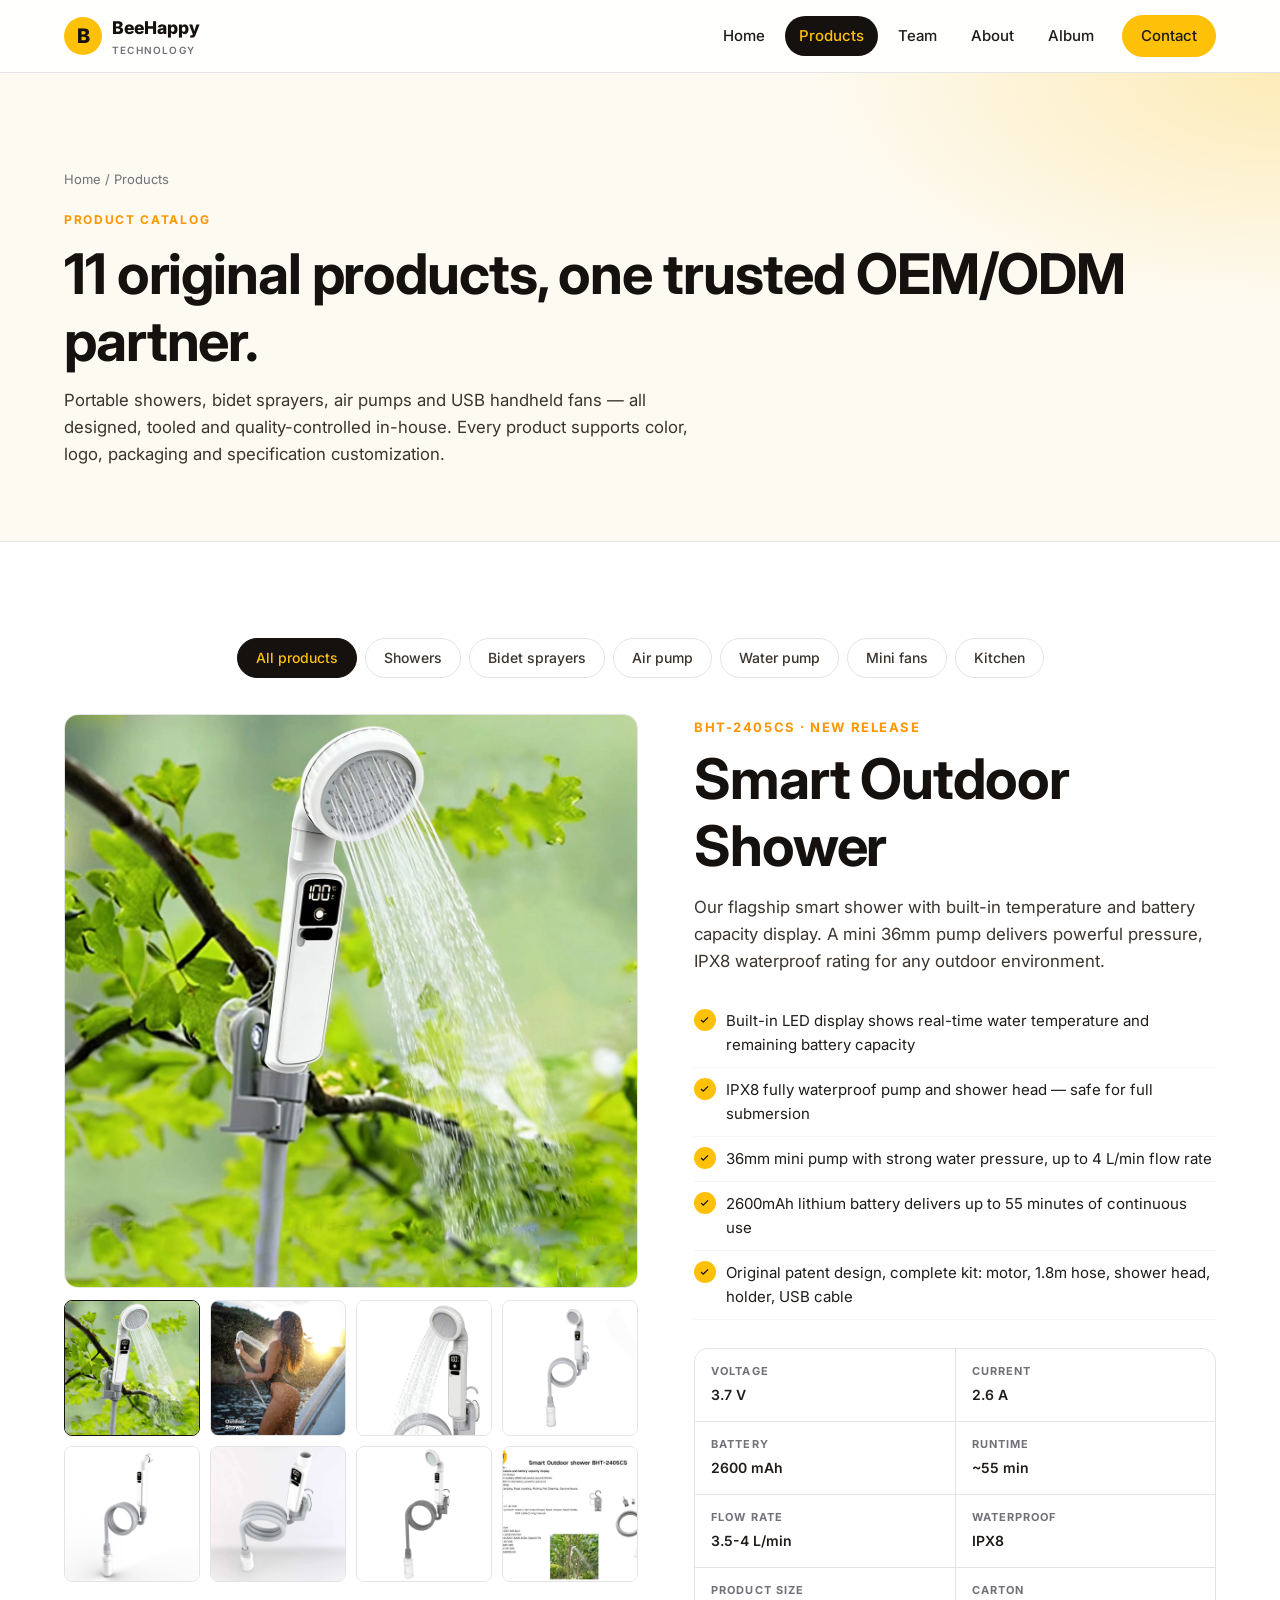
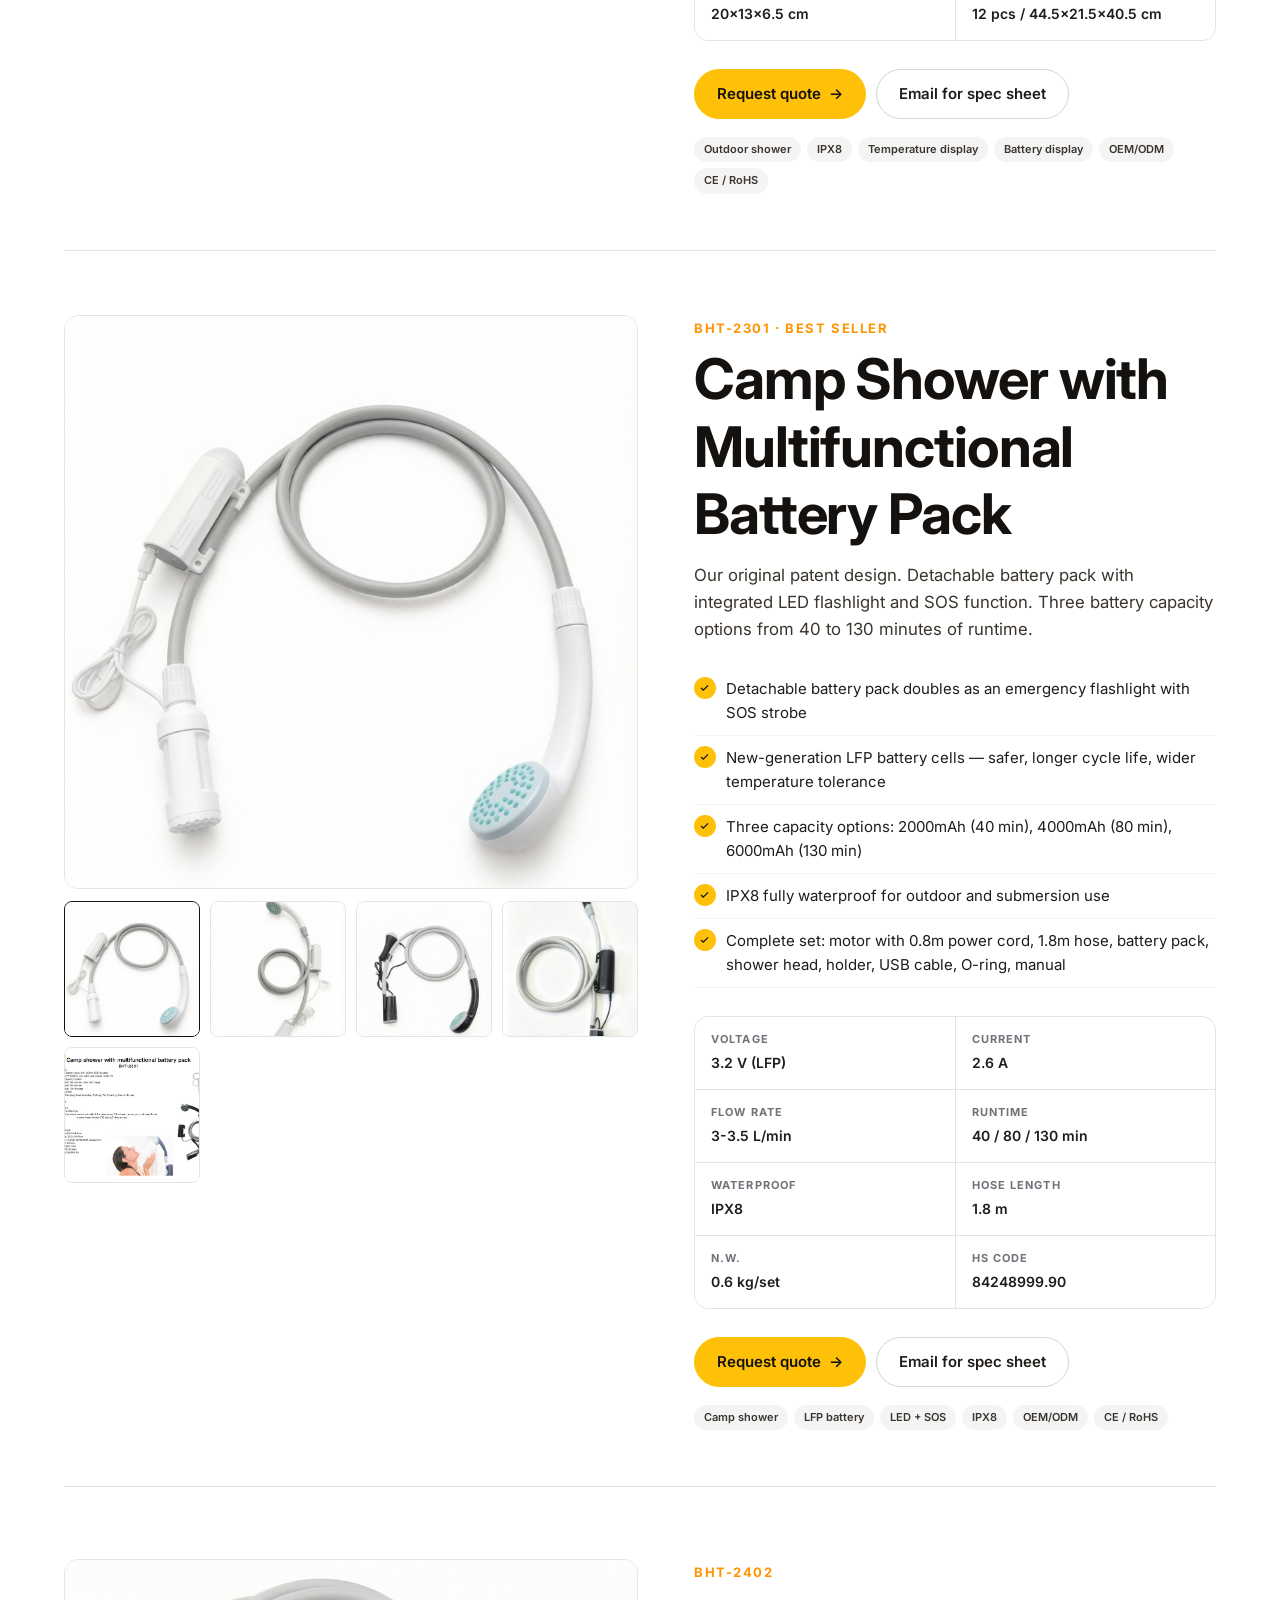
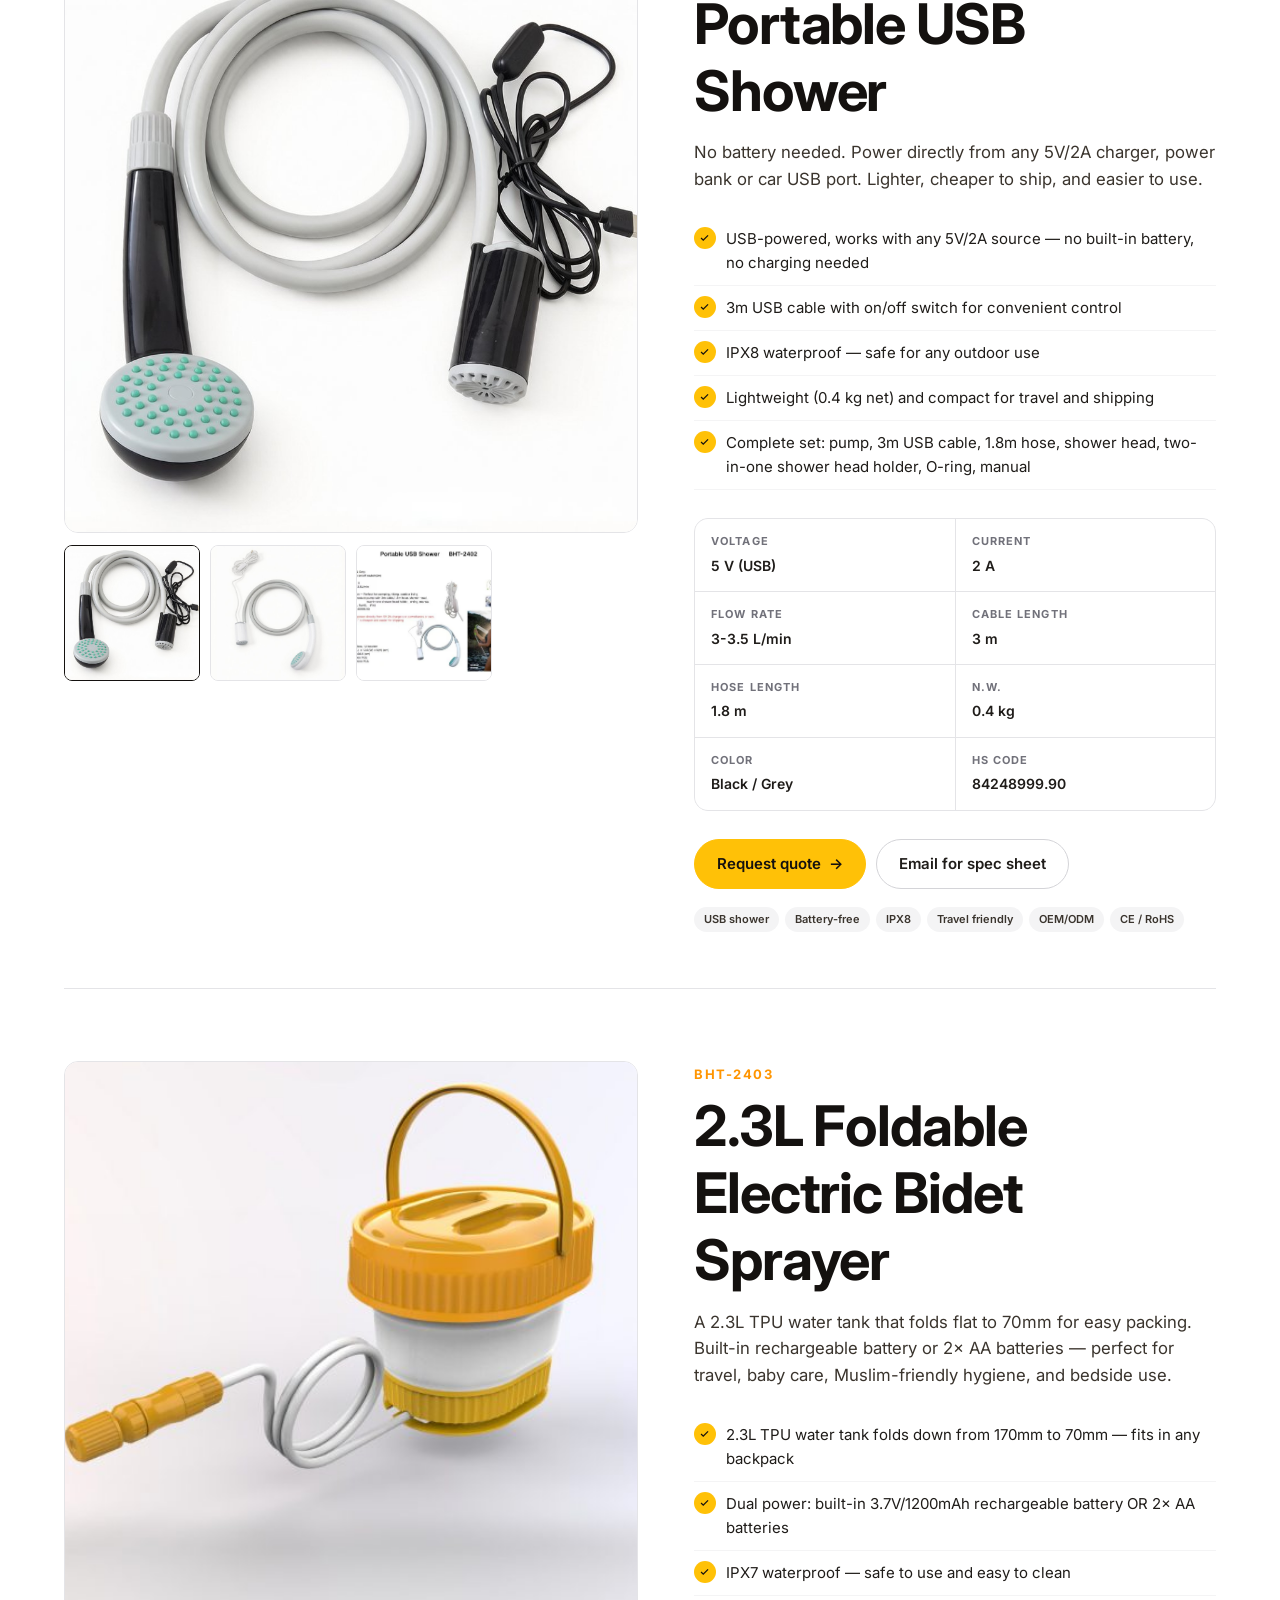
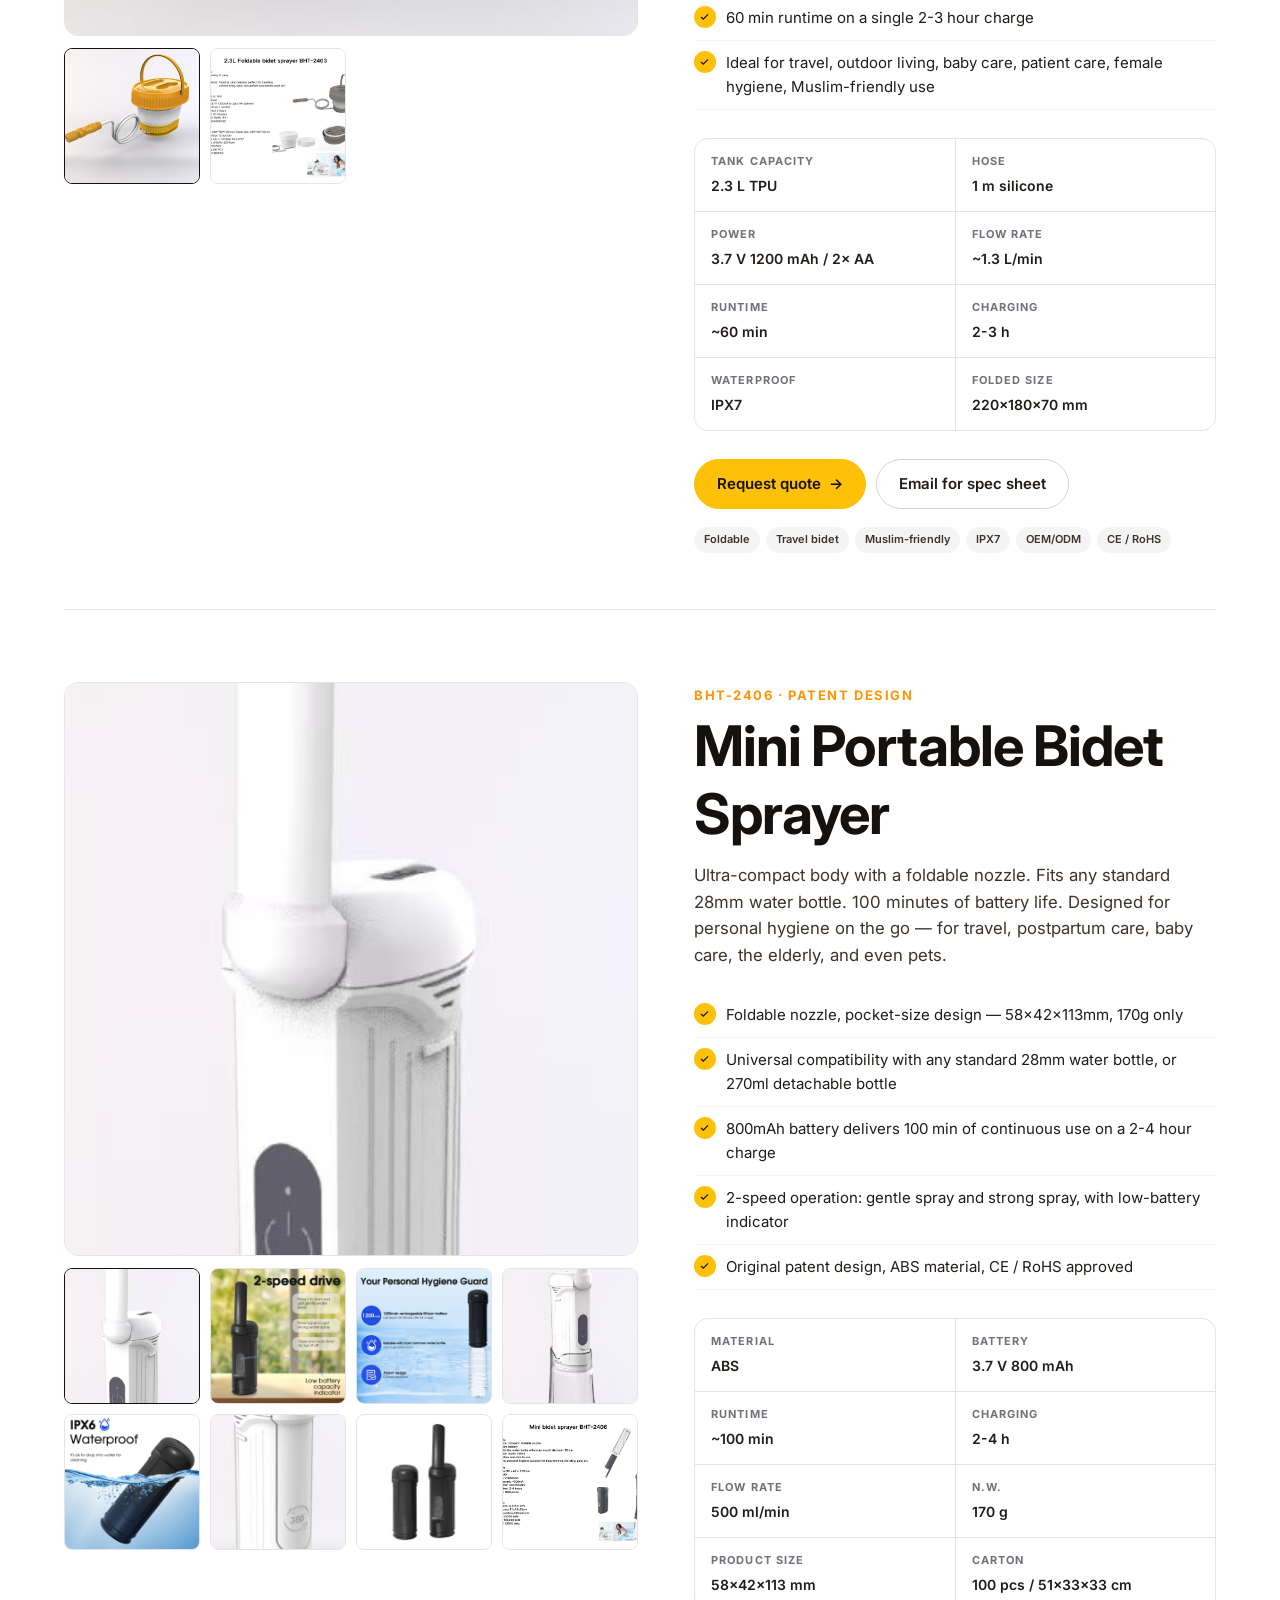
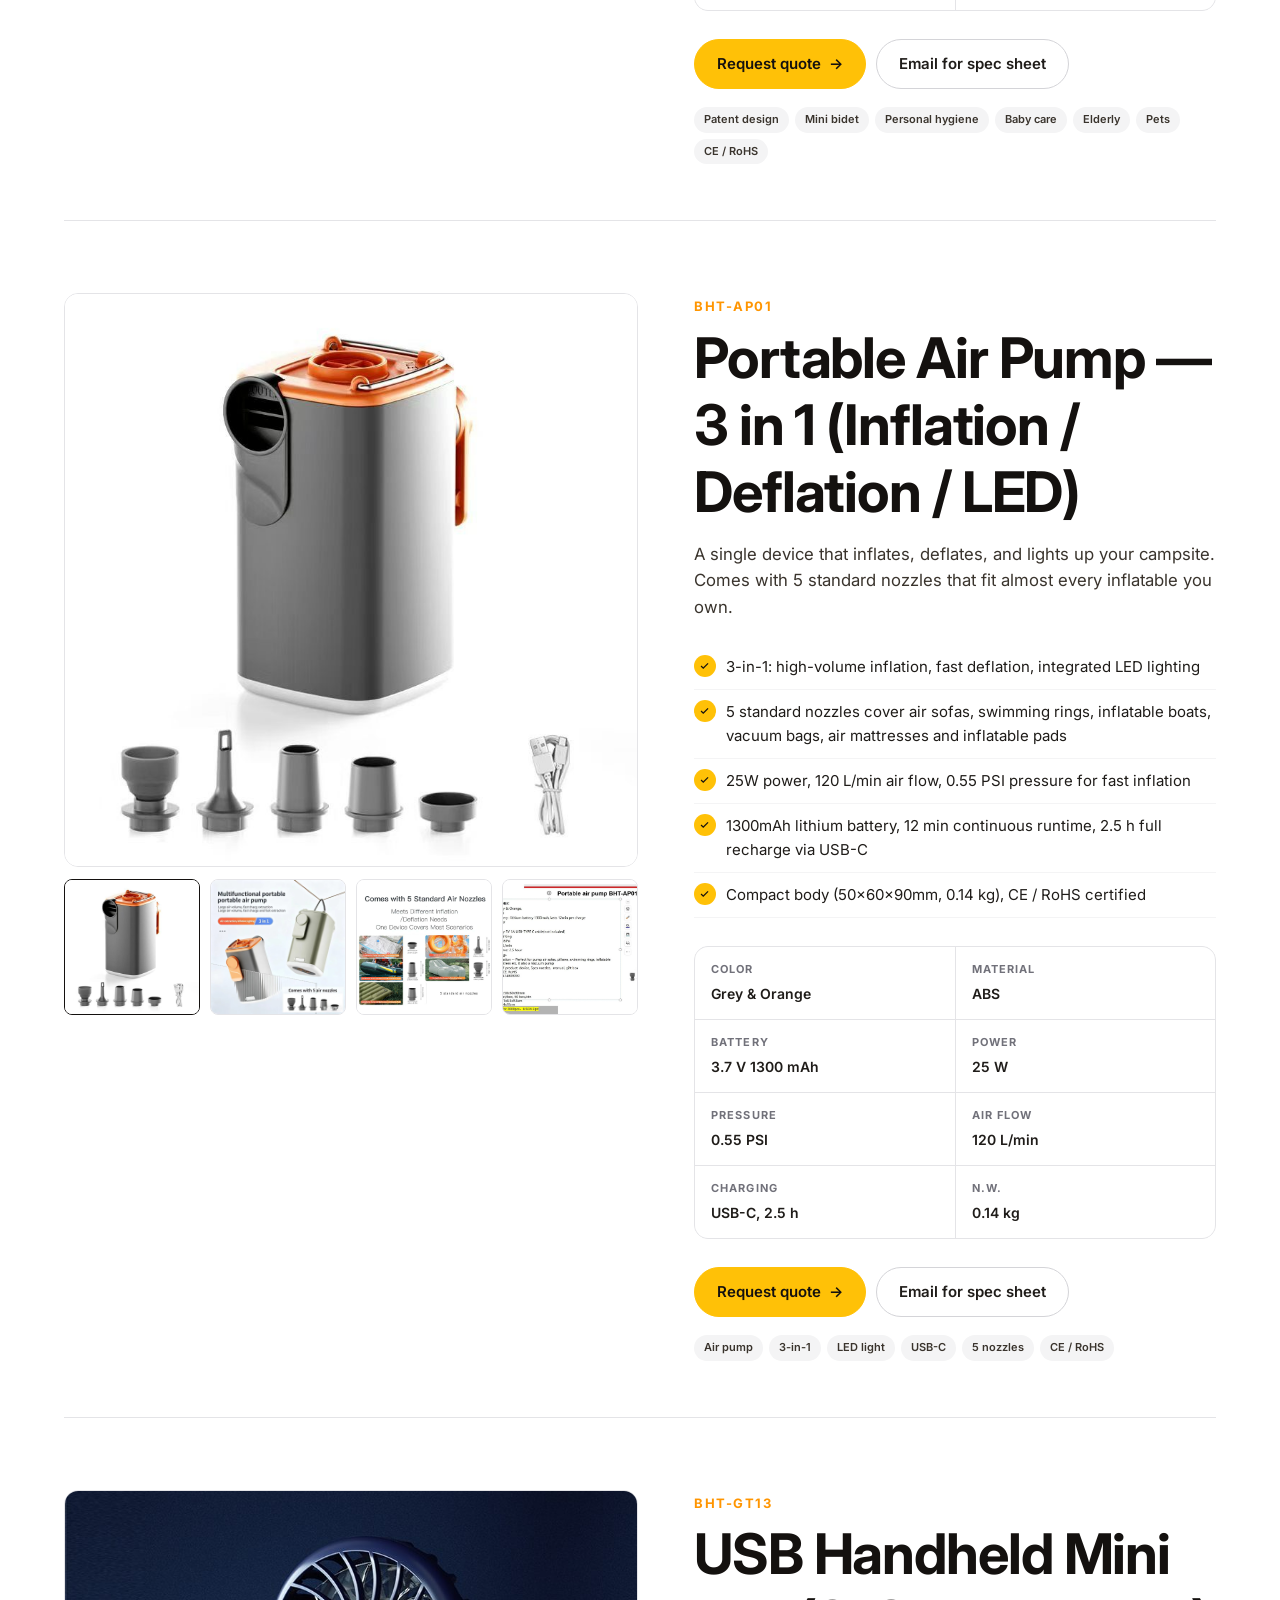
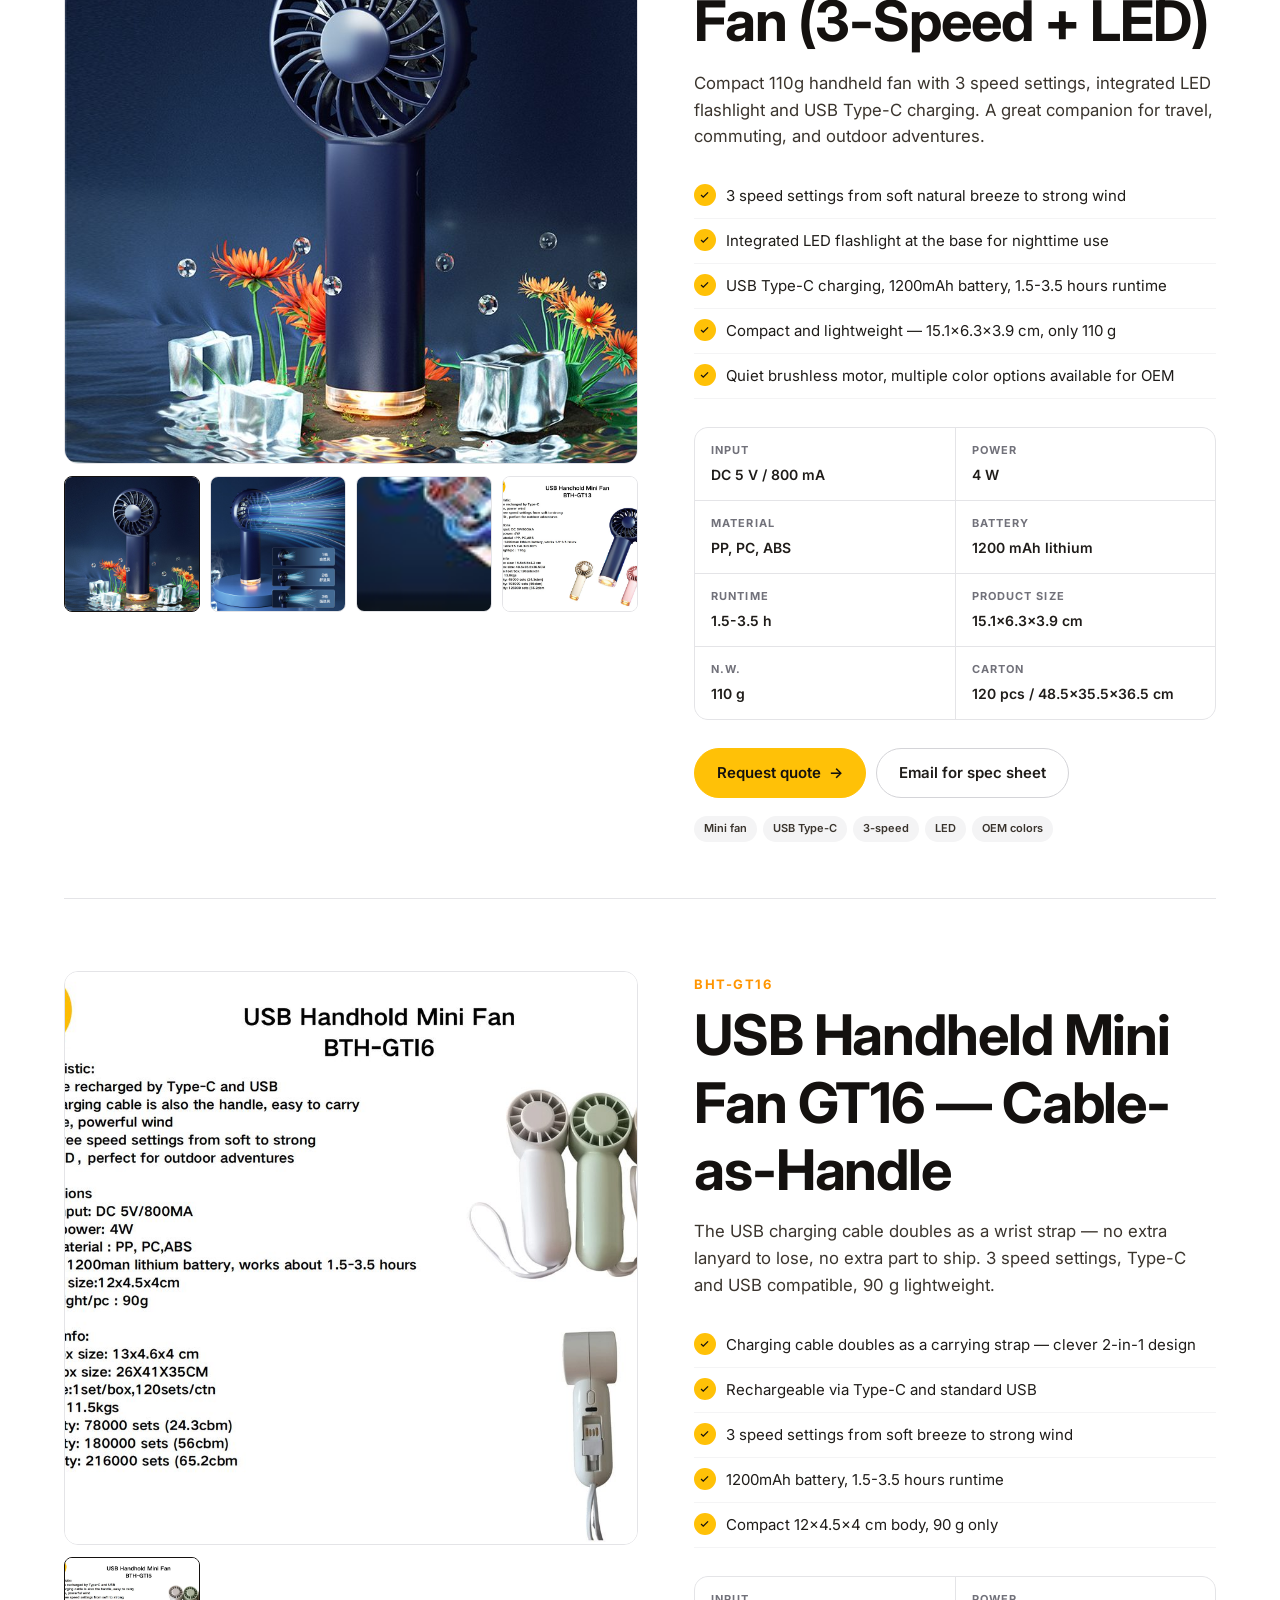
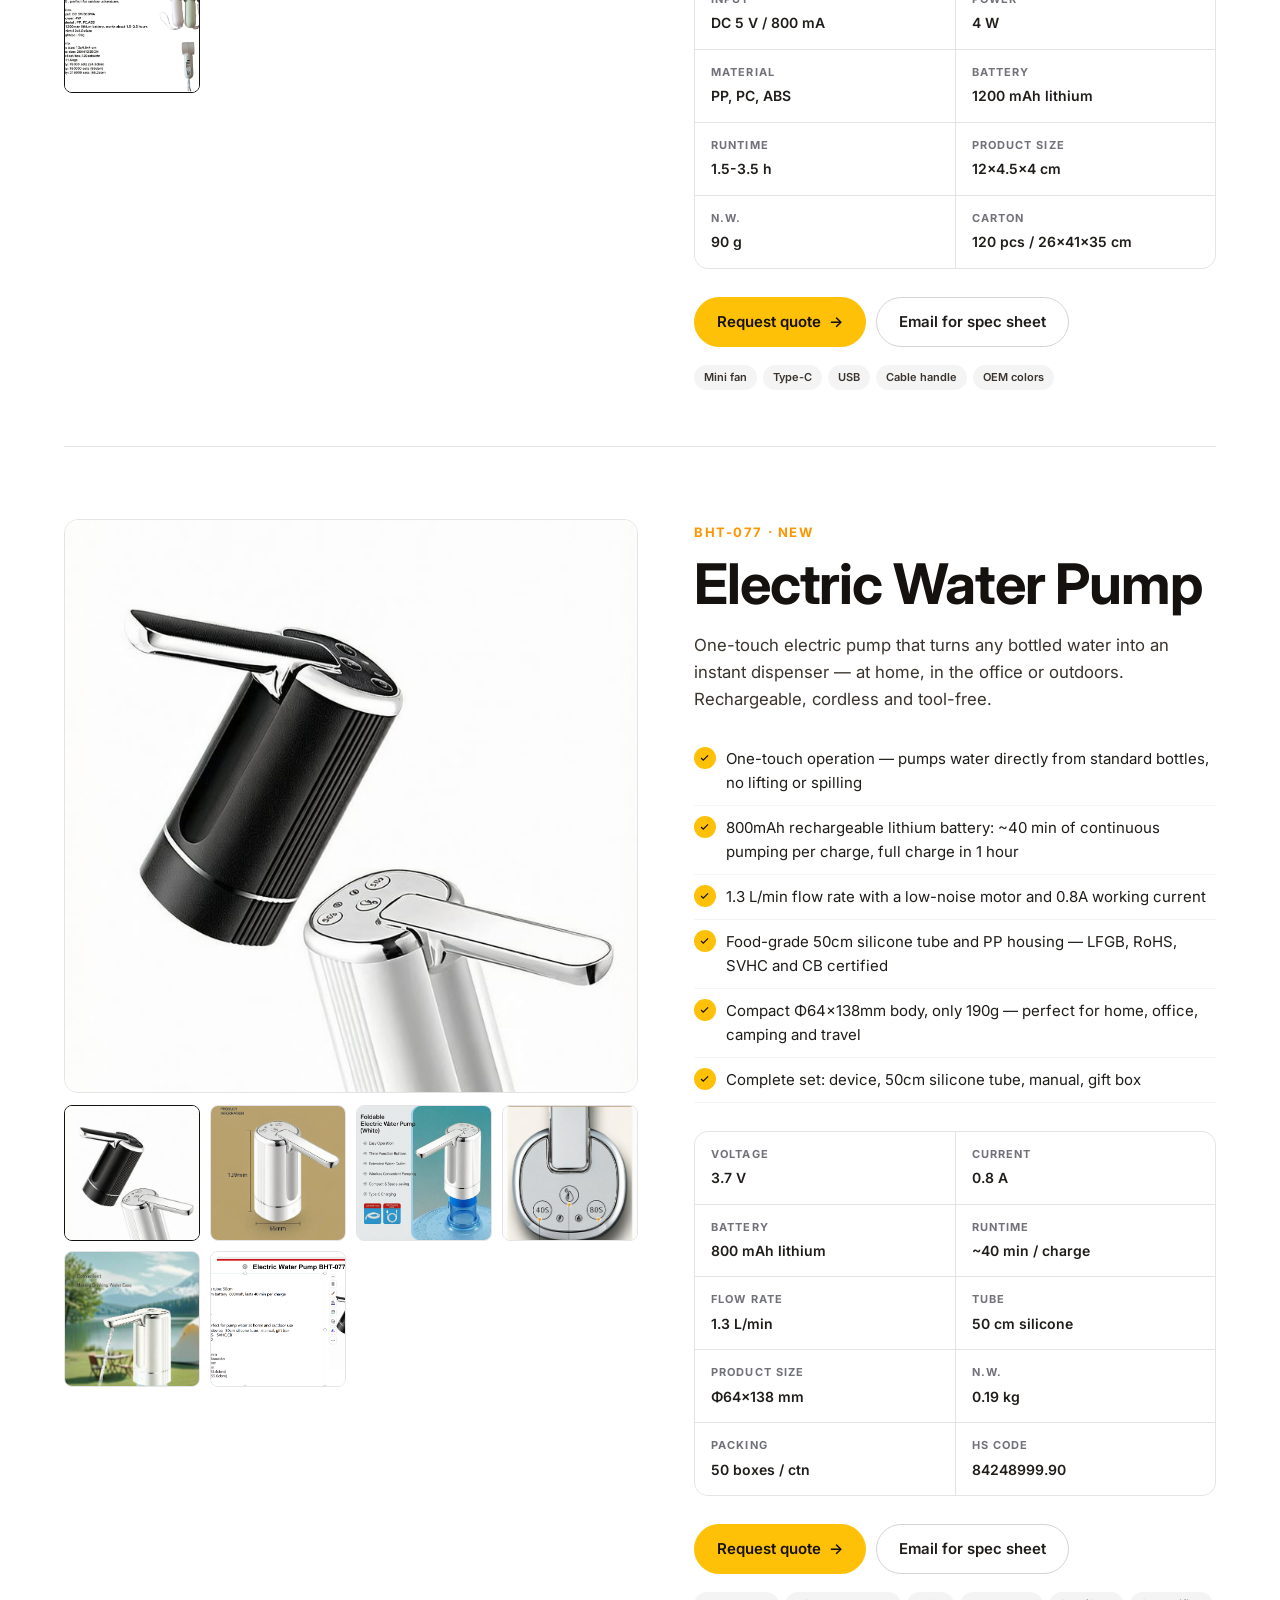
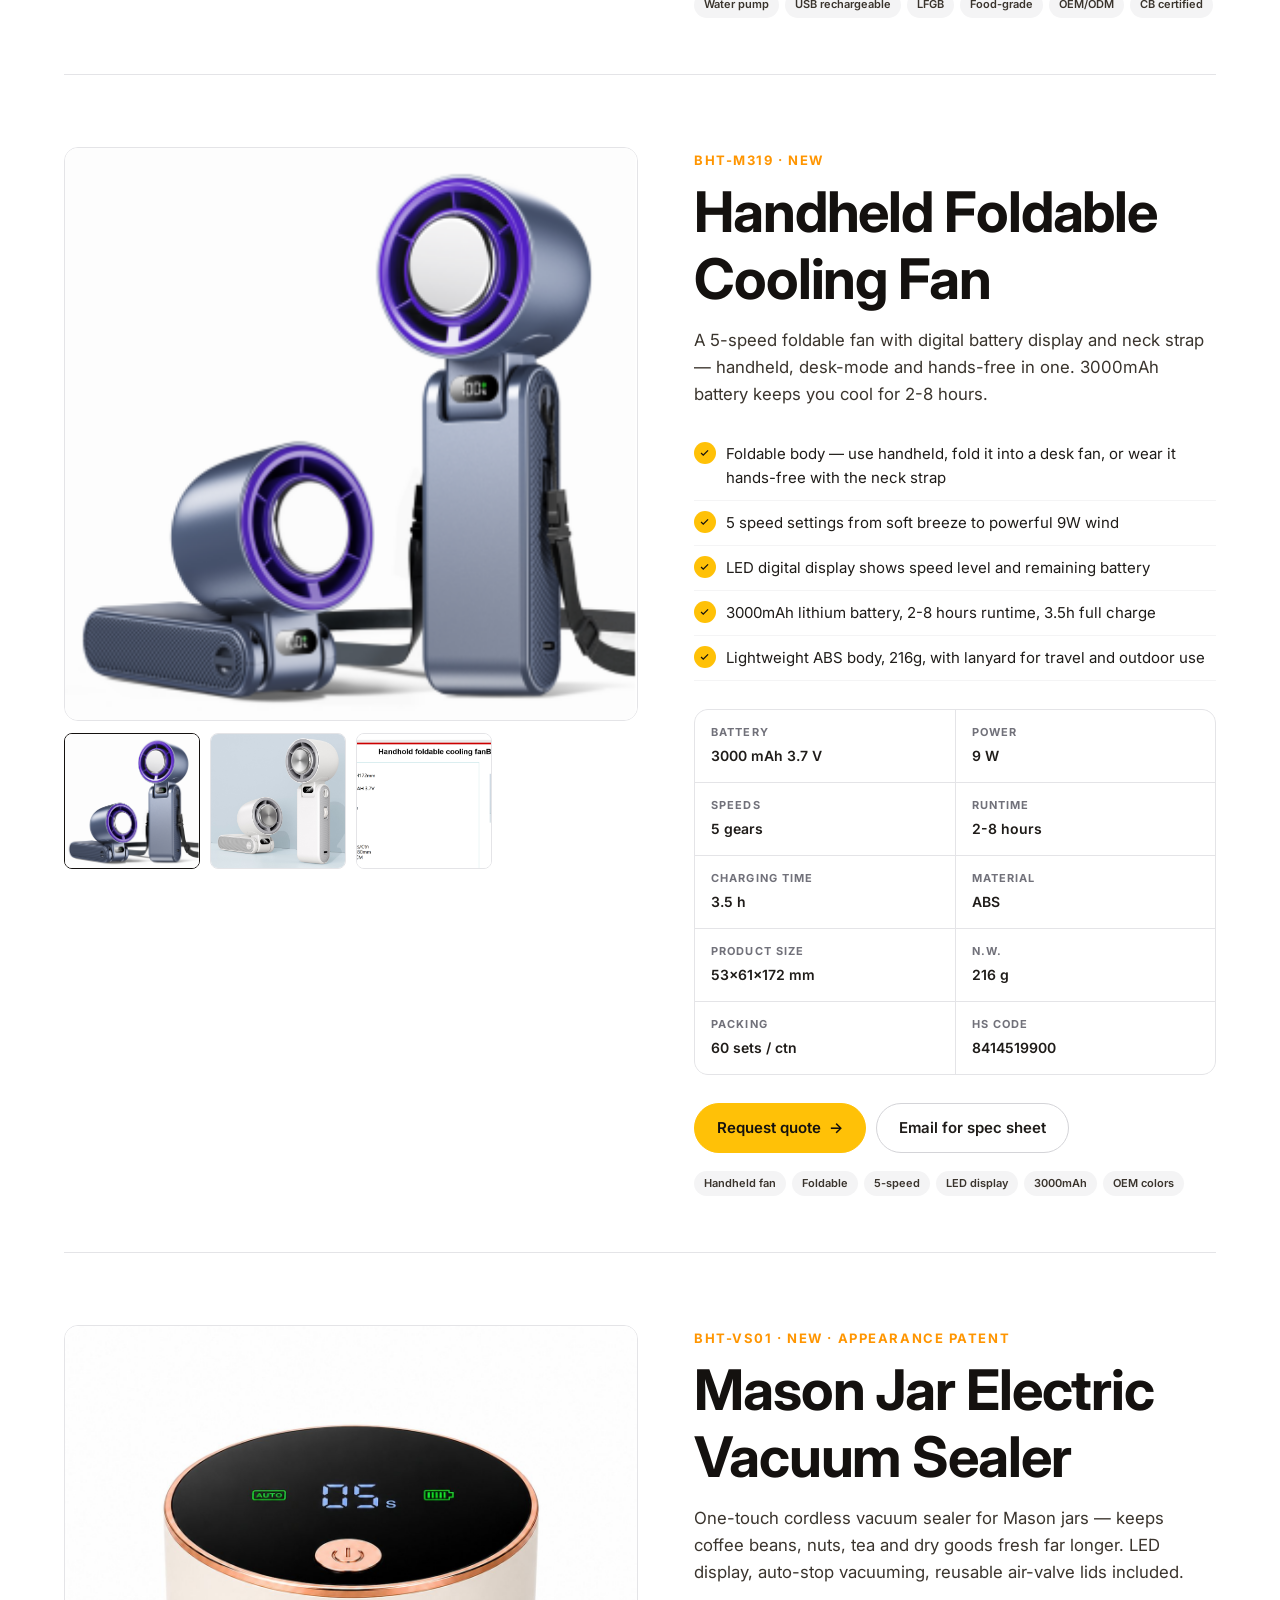
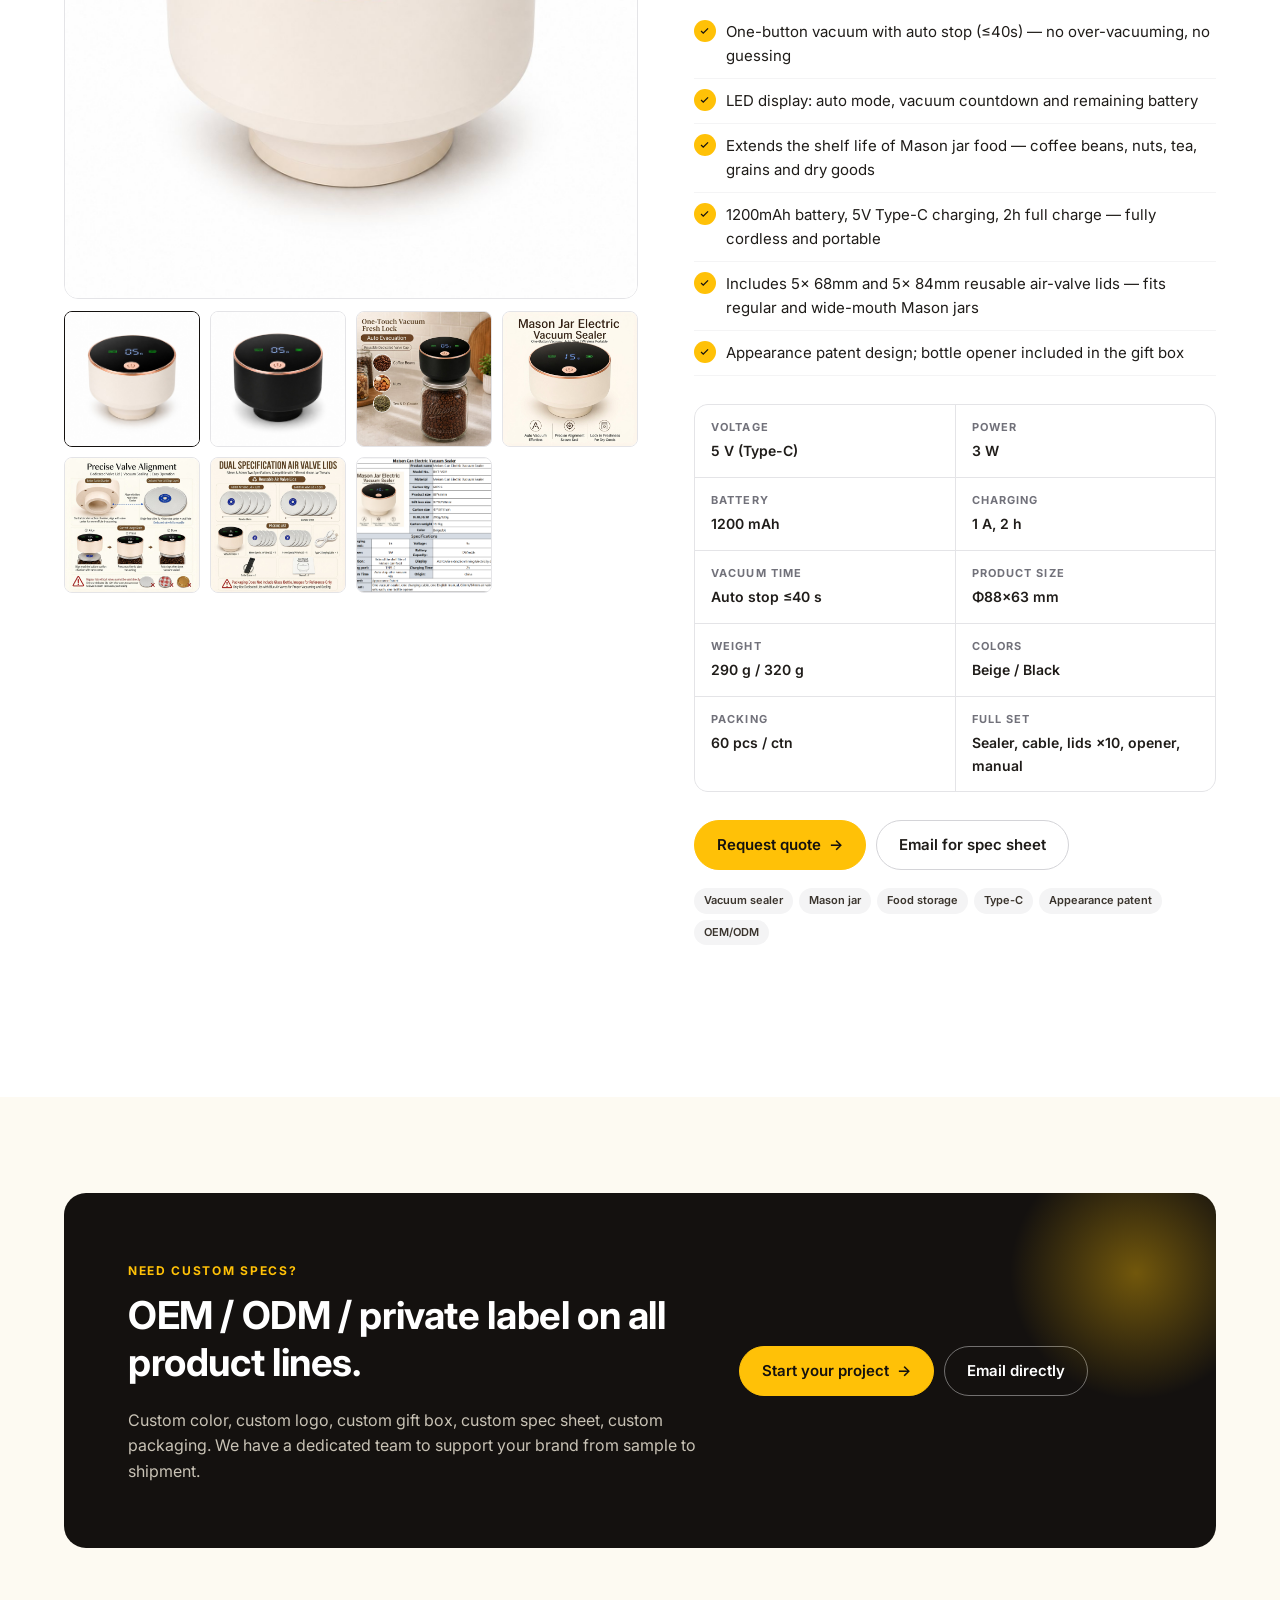
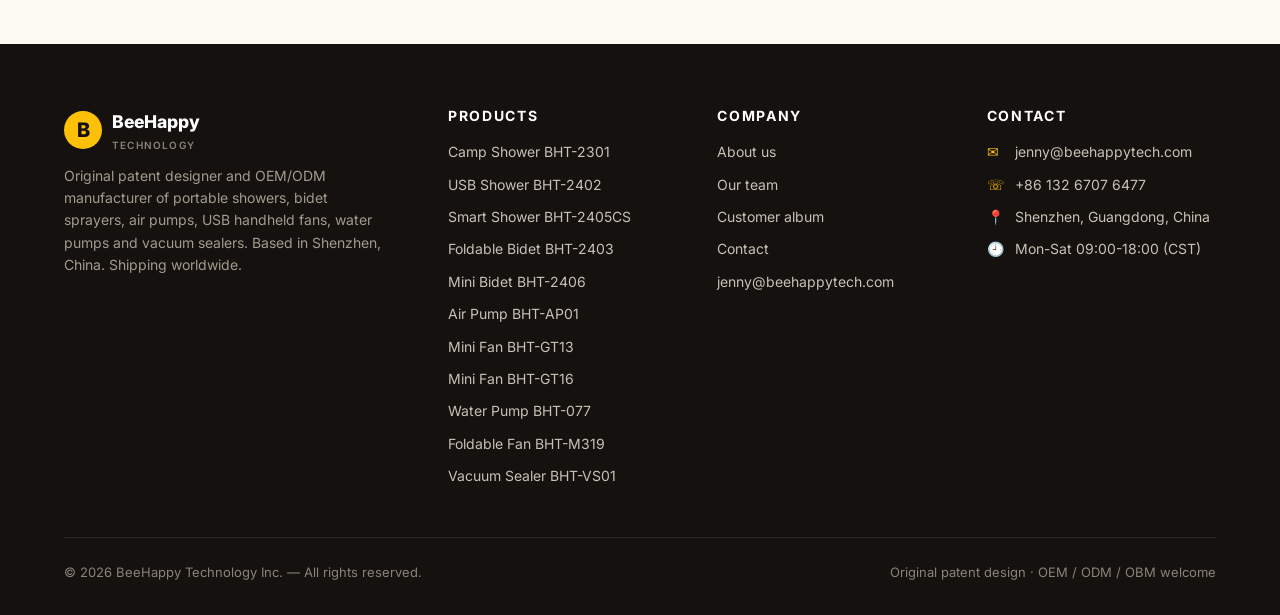
<file: products.html>
<!DOCTYPE html>
<html lang="en">
<head>
  <meta charset="UTF-8" />
  <meta name="viewport" content="width=device-width, initial-scale=1.0" />
  <title>Products — BeeHappy Technology | Portable Shower, Bidet, Air Pump, Mini Fan OEM/ODM</title>
  <meta name="description" content="Browse BeeHappy Technology's 11 original products: BHT-2405CS smart outdoor shower, BHT-2301 camp shower, BHT-2402 USB shower, BHT-2403 foldable bidet, BHT-2406 mini bidet, BHT-AP01 air pump, BHT-GT13 and BHT-GT16 mini fans, BHT-077 electric water pump, BHT-M319 foldable cooling fan and BHT-VS01 mason jar vacuum sealer. Full specifications, OEM/ODM pricing available on request." />
  <meta name="keywords" content="portable shower, camp shower, USB shower, foldable bidet, mini bidet, portable air pump, USB handheld fan, OEM ODM manufacturer, BeeHappy products" />
  <meta name="robots" content="index,follow,max-image-preview:large" />
  <link rel="canonical" href="https://www.beehappytech.com/products.html" />

  <meta property="og:type" content="website" />
  <meta property="og:url" content="https://www.beehappytech.com/products.html" />
  <meta property="og:title" content="Products — BeeHappy Technology" />
  <meta property="og:description" content="11 original products: portable showers, bidet sprayers, air pumps, mini fans, water pumps and vacuum sealers. OEM/ODM, low MOQ, full certifications." />
  <meta property="og:image" content="https://www.beehappytech.com/images/hero/hero-smart-shower.png" />
  <meta property="og:site_name" content="BeeHappy Technology" />
  <meta property="og:locale" content="en_US" />

  <meta name="twitter:card" content="summary_large_image" />
  <meta name="twitter:title" content="Products — BeeHappy Technology" />
  <meta name="twitter:description" content="11 original products: portable showers, bidet sprayers, air pumps, mini fans, water pumps and vacuum sealers." />
  <meta name="twitter:image" content="https://www.beehappytech.com/images/hero/hero-smart-shower.png" />

  <link rel="alternate" hreflang="en" href="https://www.beehappytech.com/products.html" />
  <link rel="alternate" hreflang="x-default" href="https://www.beehappytech.com/products.html" />

  <meta name="theme-color" content="#ffc107" />
  <link rel="icon" type="image/svg+xml" href="data:image/svg+xml;utf8,<svg xmlns='http://www.w3.org/2000/svg' viewBox='0 0 64 64'><circle cx='32' cy='32' r='30' fill='%23ffc107'/><text x='32' y='44' text-anchor='middle' font-size='36' font-family='Arial' font-weight='900' fill='%23141110'>B</text></svg>" />
  <link rel="preconnect" href="https://fonts.googleapis.com" />
  <link rel="preconnect" href="https://fonts.gstatic.com" crossorigin />
  <link href="https://fonts.googleapis.com/css2?family=Inter:wght@400;500;600;700;800&display=swap" rel="stylesheet" />

  <link rel="stylesheet" href="style.css" />

  <!-- JSON-LD: ItemList of Products for GEO/AEO -->
  <script type="application/ld+json">
  {
    "@context": "https://schema.org",
    "@type": "ItemList",
    "name": "BeeHappy Technology Product Catalog",
    "itemListElement": [
      {
        "@type": "ListItem",
        "position": 1,
        "item": {
          "@type": "Product",
          "name": "BHT-2405CS Smart Outdoor Shower",
          "image": "https://www.beehappytech.com/images/products/bht-2405cs-smart-shower-02.png",
          "description": "Patented smart outdoor shower with built-in temperature and battery capacity display. IPX8 waterproof, 36mm mini pump, 55 min runtime, 3.5-4 L/min flow rate.",
          "brand": { "@type": "Brand", "name": "BeeHappy" },
          "manufacturer": { "@id": "https://www.beehappytech.com/#organization" },
          "category": "Portable Outdoor Shower",
          "sku": "BHT-2405CS"
        }
      },
      {
        "@type": "ListItem",
        "position": 2,
        "item": {
          "@type": "Product",
          "name": "BHT-2301 Camp Shower with Multifunctional Battery Pack",
          "image": "https://www.beehappytech.com/images/products/bht-2301-camp-shower-01.jpg",
          "description": "Original patent camp shower with detachable battery pack featuring LED light and SOS function. LFP battery cells. 2000/4000/6000mAh options.",
          "brand": { "@type": "Brand", "name": "BeeHappy" },
          "manufacturer": { "@id": "https://www.beehappytech.com/#organization" },
          "category": "Portable Outdoor Shower",
          "sku": "BHT-2301"
        }
      },
      {
        "@type": "ListItem",
        "position": 3,
        "item": {
          "@type": "Product",
          "name": "BHT-2402 Portable USB Shower",
          "image": "https://www.beehappytech.com/images/products/bht-2402-usb-shower-01.jpg",
          "description": "USB-powered portable shower that runs directly from any 5V/2A source - powerbank, car charger, or wall adapter. No battery required.",
          "brand": { "@type": "Brand", "name": "BeeHappy" },
          "manufacturer": { "@id": "https://www.beehappytech.com/#organization" },
          "category": "Portable Outdoor Shower",
          "sku": "BHT-2402"
        }
      },
      {
        "@type": "ListItem",
        "position": 4,
        "item": {
          "@type": "Product",
          "name": "BHT-2403 2.3L Foldable Electric Bidet Sprayer",
          "image": "https://www.beehappytech.com/images/products/bht-2403-foldable-bidet.png",
          "description": "Foldable electric bidet sprayer with 2.3L TPU water tank. Folds down to 70mm. 60 min runtime, IPX7 waterproof. Perfect for travel, baby care, personal hygiene.",
          "brand": { "@type": "Brand", "name": "BeeHappy" },
          "manufacturer": { "@id": "https://www.beehappytech.com/#organization" },
          "category": "Portable Bidet Sprayer",
          "sku": "BHT-2403"
        }
      },
      {
        "@type": "ListItem",
        "position": 5,
        "item": {
          "@type": "Product",
          "name": "BHT-2406 Mini Portable Bidet Sprayer",
          "image": "https://www.beehappytech.com/images/products/bht-2406-mini-bidet-white.jpg",
          "description": "Ultra-compact mini bidet sprayer with foldable nozzle. 800mAh battery, 100 min runtime. Compatible with any standard 28mm water bottle.",
          "brand": { "@type": "Brand", "name": "BeeHappy" },
          "manufacturer": { "@id": "https://www.beehappytech.com/#organization" },
          "category": "Portable Bidet Sprayer",
          "sku": "BHT-2406"
        }
      },
      {
        "@type": "ListItem",
        "position": 6,
        "item": {
          "@type": "Product",
          "name": "BHT-AP01 Portable Air Pump 3-in-1",
          "image": "https://www.beehappytech.com/images/products/bht-ap01-air-pump-01.jpg",
          "description": "Multi-function portable air pump with 5 standard nozzles. Functions: inflation, deflation, LED lighting. 25W, 120 L/min air flow, 0.55 PSI pressure.",
          "brand": { "@type": "Brand", "name": "BeeHappy" },
          "manufacturer": { "@id": "https://www.beehappytech.com/#organization" },
          "category": "Portable Air Pump",
          "sku": "BHT-AP01"
        }
      },
      {
        "@type": "ListItem",
        "position": 7,
        "item": {
          "@type": "Product",
          "name": "BHT-GT13 USB Handheld Mini Fan",
          "image": "https://www.beehappytech.com/images/products/bht-gt13-mini-fan-hero.jpg",
          "description": "Rechargeable USB Type-C handheld mini fan with 3 speed settings and integrated LED flashlight. 1200mAh battery, 1.5-3.5 hours runtime, 110g.",
          "brand": { "@type": "Brand", "name": "BeeHappy" },
          "manufacturer": { "@id": "https://www.beehappytech.com/#organization" },
          "category": "USB Handheld Fan",
          "sku": "BHT-GT13"
        }
      },
      {
        "@type": "ListItem",
        "position": 8,
        "item": {
          "@type": "Product",
          "name": "BHT-GT16 USB Handheld Mini Fan",
          "image": "https://www.beehappytech.com/images/products/bht-gt16-mini-fan-spec.png",
          "description": "USB handheld fan where the charging cable doubles as a wrist strap. Type-C and USB compatible. 1.5-3.5 hours runtime, 90g only.",
          "brand": { "@type": "Brand", "name": "BeeHappy" },
          "manufacturer": { "@id": "https://www.beehappytech.com/#organization" },
          "category": "USB Handheld Fan",
          "sku": "BHT-GT16"
        }
      },
      {
        "@type": "ListItem",
        "position": 9,
        "item": {
          "@type": "Product",
          "name": "BHT-077 Electric Water Pump",
          "image": "https://www.beehappytech.com/images/products/bht-077-water-pump-01.jpg",
          "description": "One-touch rechargeable electric water pump for bottled water. 800mAh battery, 40 min runtime per charge, 1.3 L/min flow, food-grade 50cm silicone tube. LFGB, RoHS, SVHC, CB certified.",
          "brand": { "@type": "Brand", "name": "BeeHappy" },
          "manufacturer": { "@id": "https://www.beehappytech.com/#organization" },
          "category": "Electric Water Pump",
          "sku": "BHT-077"
        }
      },
      {
        "@type": "ListItem",
        "position": 10,
        "item": {
          "@type": "Product",
          "name": "BHT-M319 Handheld Foldable Cooling Fan",
          "image": "https://www.beehappytech.com/images/products/bht-m319-fan-01.png",
          "description": "Foldable handheld cooling fan with 5 speed settings, LED digital display and neck strap. 3000mAh battery, 9W power, 2-8 hours runtime, 216g.",
          "brand": { "@type": "Brand", "name": "BeeHappy" },
          "manufacturer": { "@id": "https://www.beehappytech.com/#organization" },
          "category": "USB Handheld Fan",
          "sku": "BHT-M319"
        }
      },
      {
        "@type": "ListItem",
        "position": 11,
        "item": {
          "@type": "Product",
          "name": "BHT-VS01 Mason Jar Electric Vacuum Sealer",
          "image": "https://www.beehappytech.com/images/products/bht-vs01-sealer-beige.jpg",
          "description": "One-touch cordless vacuum sealer for Mason jars with LED display and auto-stop vacuuming. 1200mAh battery, Type-C charging. Includes 68mm and 84mm reusable air-valve lids. Appearance patent design.",
          "brand": { "@type": "Brand", "name": "BeeHappy" },
          "manufacturer": { "@id": "https://www.beehappytech.com/#organization" },
          "category": "Kitchen Vacuum Sealer",
          "sku": "BHT-VS01"
        }
      }
    ]
  }
  </script>
</head>
<body>
  <a class="skip-link" href="#main">Skip to main content</a>

  <header class="site-header" role="banner">
    <div class="container nav">
      <a href="index.html" class="logo" aria-label="BeeHappy Technology home">
        <span class="logo-mark" aria-hidden="true">B</span>
        <span class="logo-text">BeeHappy<small>TECHNOLOGY</small></span>
      </a>
      <button class="nav-toggle" id="navToggle" aria-label="Toggle menu" aria-expanded="false">
        <svg viewBox="0 0 24 24" fill="none" stroke="currentColor" stroke-width="2"><path d="M3 6h18M3 12h18M3 18h18" stroke-linecap="round"/></svg>
      </button>
      <ul class="nav-links" id="navLinks">
        <li><a href="index.html">Home</a></li>
        <li><a href="products.html" class="active">Products</a></li>
        <li><a href="team.html">Team</a></li>
        <li><a href="about.html">About</a></li>
        <li><a href="album.html">Album</a></li>
        <li><a href="https://wa.me/8613267076477" target="_blank" rel="noopener" class="nav-cta btn btn-primary" style="padding:8px 18px;">Contact</a></li>
      </ul>
    </div>
  </header>

  <main id="main">
    <section class="page-header">
      <div class="container">
        <div class="breadcrumb"><a href="index.html">Home</a> / Products</div>
        <span class="eyebrow">Product Catalog</span>
        <h1>11 original products, one trusted OEM/ODM partner.</h1>
        <p>Portable showers, bidet sprayers, air pumps and USB handheld fans — all designed, tooled and quality-controlled in-house. Every product supports color, logo, packaging and specification customization.</p>
      </div>
    </section>

    <section class="section section-light">
      <div class="container">
        <div class="category-tabs" id="categoryTabs">
          <button data-cat="all" class="active">All products</button>
          <button data-cat="shower">Showers</button>
          <button data-cat="bidet">Bidet sprayers</button>
          <button data-cat="pump">Air pump</button>
          <button data-cat="water">Water pump</button>
          <button data-cat="fan">Mini fans</button>
          <button data-cat="kitchen">Kitchen</button>
        </div>

        <!-- BHT-2405CS -->
        <article class="product-hero" id="bht-2405cs" data-cat="shower">
          <div class="product-gallery">
            <div class="main-image"><img id="bht-2405cs-main" src="images/products/bht-2405cs-smart-shower-02.png" alt="BeeHappy BHT-2405CS smart outdoor shower" /></div>
            <div class="thumbs" data-target="bht-2405cs">
              <button class="active"><img src="images/products/bht-2405cs-smart-shower-02.png" alt="BHT-2405CS angle 1" /></button>
              <button><img src="images/products/bht-2405cs-smart-shower-01.png" alt="BHT-2405CS angle 2" /></button>
              <button><img src="images/products/bht-2405cs-smart-shower-03.png" alt="BHT-2405CS angle 3" /></button>
              <button><img src="images/products/bht-2405cs-smart-shower-set.png" alt="BHT-2405CS set" /></button>
              <button><img src="images/products/bht-2405cs-application.png" alt="BHT-2405CS application" /></button>
              <button><img src="images/products/bht-2405cs-application-02.png" alt="BHT-2405CS application 2" /></button>
              <button><img src="images/products/bht-2405cs-application-03.png" alt="BHT-2405CS application 3" /></button>
              <button><img src="images/products/bht-2405cs-smart-shower-spec.jpg" alt="BHT-2405CS specification" /></button>
            </div>
          </div>
          <div class="product-info">
            <span class="sku">BHT-2405CS · NEW RELEASE</span>
            <h1>Smart Outdoor Shower</h1>
            <p class="lede">Our flagship smart shower with built-in temperature and battery capacity display. A mini 36mm pump delivers powerful pressure, IPX8 waterproof rating for any outdoor environment.</p>
            <ul class="feature-list">
              <li>Built-in LED display shows real-time water temperature and remaining battery capacity</li>
              <li>IPX8 fully waterproof pump and shower head — safe for full submersion</li>
              <li>36mm mini pump with strong water pressure, up to 4 L/min flow rate</li>
              <li>2600mAh lithium battery delivers up to 55 minutes of continuous use</li>
              <li>Original patent design, complete kit: motor, 1.8m hose, shower head, holder, USB cable</li>
            </ul>
            <div class="spec-grid">
              <div><div class="k">Voltage</div><div class="v">3.7 V</div></div>
              <div><div class="k">Current</div><div class="v">2.6 A</div></div>
              <div><div class="k">Battery</div><div class="v">2600 mAh</div></div>
              <div><div class="k">Runtime</div><div class="v">~55 min</div></div>
              <div><div class="k">Flow Rate</div><div class="v">3.5-4 L/min</div></div>
              <div><div class="k">Waterproof</div><div class="v">IPX8</div></div>
              <div><div class="k">Product Size</div><div class="v">20×13×6.5 cm</div></div>
              <div><div class="k">Carton</div><div class="v">12 pcs / 44.5×21.5×40.5 cm</div></div>
            </div>
            <div class="product-cta">
              <a href="contact.html?sku=BHT-2405CS" class="btn btn-primary">Request quote <span class="arrow">→</span></a>
              <a href="mailto:jenny@beehappytech.com?subject=BHT-2405CS inquiry" class="btn btn-ghost">Email for spec sheet</a>
            </div>
            <div class="product-tags"><span>Outdoor shower</span><span>IPX8</span><span>Temperature display</span><span>Battery display</span><span>OEM/ODM</span><span>CE / RoHS</span></div>
          </div>
        </article>

        <hr style="border:0; border-top:1px solid var(--bh-gray-200); margin: 0;" />

        <!-- BHT-2301 -->
        <article class="product-hero" id="bht-2301" data-cat="shower" style="padding-top: 64px;">
          <div class="product-gallery">
            <div class="main-image"><img id="bht-2301-main" src="images/products/bht-2301-camp-shower-01.jpg" alt="BeeHappy BHT-2301 camp shower with battery pack" /></div>
            <div class="thumbs" data-target="bht-2301">
              <button class="active"><img src="images/products/bht-2301-camp-shower-01.jpg" alt="BHT-2301 angle 1" /></button>
              <button><img src="images/products/bht-2301-camp-shower-02.jpg" alt="BHT-2301 angle 2" /></button>
              <button><img src="images/products/bht-2301-camp-shower-03.jpg" alt="BHT-2301 angle 3" /></button>
              <button><img src="images/products/bht-2301-camp-shower-detail.jpg" alt="BHT-2301 detail" /></button>
              <button><img src="images/products/bht-2301-camp-shower-spec.png" alt="BHT-2301 specification" /></button>
            </div>
          </div>
          <div class="product-info">
            <span class="sku">BHT-2301 · BEST SELLER</span>
            <h1>Camp Shower with Multifunctional Battery Pack</h1>
            <p class="lede">Our original patent design. Detachable battery pack with integrated LED flashlight and SOS function. Three battery capacity options from 40 to 130 minutes of runtime.</p>
            <ul class="feature-list">
              <li>Detachable battery pack doubles as an emergency flashlight with SOS strobe</li>
              <li>New-generation LFP battery cells — safer, longer cycle life, wider temperature tolerance</li>
              <li>Three capacity options: 2000mAh (40 min), 4000mAh (80 min), 6000mAh (130 min)</li>
              <li>IPX8 fully waterproof for outdoor and submersion use</li>
              <li>Complete set: motor with 0.8m power cord, 1.8m hose, battery pack, shower head, holder, USB cable, O-ring, manual</li>
            </ul>
            <div class="spec-grid">
              <div><div class="k">Voltage</div><div class="v">3.2 V (LFP)</div></div>
              <div><div class="k">Current</div><div class="v">2.6 A</div></div>
              <div><div class="k">Flow Rate</div><div class="v">3-3.5 L/min</div></div>
              <div><div class="k">Runtime</div><div class="v">40 / 80 / 130 min</div></div>
              <div><div class="k">Waterproof</div><div class="v">IPX8</div></div>
              <div><div class="k">Hose Length</div><div class="v">1.8 m</div></div>
              <div><div class="k">N.W.</div><div class="v">0.6 kg/set</div></div>
              <div><div class="k">HS Code</div><div class="v">84248999.90</div></div>
            </div>
            <div class="product-cta">
              <a href="contact.html?sku=BHT-2301" class="btn btn-primary">Request quote <span class="arrow">→</span></a>
              <a href="mailto:jenny@beehappytech.com?subject=BHT-2301 inquiry" class="btn btn-ghost">Email for spec sheet</a>
            </div>
            <div class="product-tags"><span>Camp shower</span><span>LFP battery</span><span>LED + SOS</span><span>IPX8</span><span>OEM/ODM</span><span>CE / RoHS</span></div>
          </div>
        </article>

        <hr style="border:0; border-top:1px solid var(--bh-gray-200);" />

        <!-- BHT-2402 -->
        <article class="product-hero" id="bht-2402" data-cat="shower" style="padding-top: 64px;">
          <div class="product-gallery">
            <div class="main-image"><img id="bht-2402-main" src="images/products/bht-2402-usb-shower-01.jpg" alt="BeeHappy BHT-2402 USB portable shower" /></div>
            <div class="thumbs" data-target="bht-2402">
              <button class="active"><img src="images/products/bht-2402-usb-shower-01.jpg" alt="BHT-2402 angle 1" /></button>
              <button><img src="images/products/bht-2402-usb-shower-02.jpg" alt="BHT-2402 angle 2" /></button>
              <button><img src="images/products/bht-2402-usb-shower-spec.jpg" alt="BHT-2402 specification" /></button>
            </div>
          </div>
          <div class="product-info">
            <span class="sku">BHT-2402</span>
            <h1>Portable USB Shower</h1>
            <p class="lede">No battery needed. Power directly from any 5V/2A charger, power bank or car USB port. Lighter, cheaper to ship, and easier to use.</p>
            <ul class="feature-list">
              <li>USB-powered, works with any 5V/2A source — no built-in battery, no charging needed</li>
              <li>3m USB cable with on/off switch for convenient control</li>
              <li>IPX8 waterproof — safe for any outdoor use</li>
              <li>Lightweight (0.4 kg net) and compact for travel and shipping</li>
              <li>Complete set: pump, 3m USB cable, 1.8m hose, shower head, two-in-one shower head holder, O-ring, manual</li>
            </ul>
            <div class="spec-grid">
              <div><div class="k">Voltage</div><div class="v">5 V (USB)</div></div>
              <div><div class="k">Current</div><div class="v">2 A</div></div>
              <div><div class="k">Flow Rate</div><div class="v">3-3.5 L/min</div></div>
              <div><div class="k">Cable Length</div><div class="v">3 m</div></div>
              <div><div class="k">Hose Length</div><div class="v">1.8 m</div></div>
              <div><div class="k">N.W.</div><div class="v">0.4 kg</div></div>
              <div><div class="k">Color</div><div class="v">Black / Grey</div></div>
              <div><div class="k">HS Code</div><div class="v">84248999.90</div></div>
            </div>
            <div class="product-cta">
              <a href="contact.html?sku=BHT-2402" class="btn btn-primary">Request quote <span class="arrow">→</span></a>
              <a href="mailto:jenny@beehappytech.com?subject=BHT-2402 inquiry" class="btn btn-ghost">Email for spec sheet</a>
            </div>
            <div class="product-tags"><span>USB shower</span><span>Battery-free</span><span>IPX8</span><span>Travel friendly</span><span>OEM/ODM</span><span>CE / RoHS</span></div>
          </div>
        </article>

        <hr style="border:0; border-top:1px solid var(--bh-gray-200);" />

        <!-- BHT-2403 -->
        <article class="product-hero" id="bht-2403" data-cat="bidet" style="padding-top: 64px;">
          <div class="product-gallery">
            <div class="main-image"><img id="bht-2403-main" src="images/products/bht-2403-foldable-bidet.png" alt="BeeHappy BHT-2403 foldable electric bidet sprayer" /></div>
            <div class="thumbs" data-target="bht-2403">
              <button class="active"><img src="images/products/bht-2403-foldable-bidet.png" alt="BHT-2403" /></button>
              <button><img src="images/products/bht-2403-foldable-bidet-spec.png" alt="BHT-2403 specification" /></button>
            </div>
          </div>
          <div class="product-info">
            <span class="sku">BHT-2403</span>
            <h1>2.3L Foldable Electric Bidet Sprayer</h1>
            <p class="lede">A 2.3L TPU water tank that folds flat to 70mm for easy packing. Built-in rechargeable battery or 2× AA batteries — perfect for travel, baby care, Muslim-friendly hygiene, and bedside use.</p>
            <ul class="feature-list">
              <li>2.3L TPU water tank folds down from 170mm to 70mm — fits in any backpack</li>
              <li>Dual power: built-in 3.7V/1200mAh rechargeable battery OR 2× AA batteries</li>
              <li>IPX7 waterproof — safe to use and easy to clean</li>
              <li>60 min runtime on a single 2-3 hour charge</li>
              <li>Ideal for travel, outdoor living, baby care, patient care, female hygiene, Muslim-friendly use</li>
            </ul>
            <div class="spec-grid">
              <div><div class="k">Tank Capacity</div><div class="v">2.3 L TPU</div></div>
              <div><div class="k">Hose</div><div class="v">1 m silicone</div></div>
              <div><div class="k">Power</div><div class="v">3.7 V 1200 mAh / 2× AA</div></div>
              <div><div class="k">Flow Rate</div><div class="v">~1.3 L/min</div></div>
              <div><div class="k">Runtime</div><div class="v">~60 min</div></div>
              <div><div class="k">Charging</div><div class="v">2-3 h</div></div>
              <div><div class="k">Waterproof</div><div class="v">IPX7</div></div>
              <div><div class="k">Folded Size</div><div class="v">220×180×70 mm</div></div>
            </div>
            <div class="product-cta">
              <a href="contact.html?sku=BHT-2403" class="btn btn-primary">Request quote <span class="arrow">→</span></a>
              <a href="mailto:jenny@beehappytech.com?subject=BHT-2403 inquiry" class="btn btn-ghost">Email for spec sheet</a>
            </div>
            <div class="product-tags"><span>Foldable</span><span>Travel bidet</span><span>Muslim-friendly</span><span>IPX7</span><span>OEM/ODM</span><span>CE / RoHS</span></div>
          </div>
        </article>

        <hr style="border:0; border-top:1px solid var(--bh-gray-200);" />

        <!-- BHT-2406 -->
        <article class="product-hero" id="bht-2406" data-cat="bidet" style="padding-top: 64px;">
          <div class="product-gallery">
            <div class="main-image"><img id="bht-2406-main" src="images/products/bht-2406-mini-bidet-white.jpg" alt="BeeHappy BHT-2406 mini portable bidet" /></div>
            <div class="thumbs" data-target="bht-2406">
              <button class="active"><img src="images/products/bht-2406-mini-bidet-white.jpg" alt="BHT-2406 white" /></button>
              <button><img src="images/products/bht-2406-mini-bidet-detail.jpg" alt="BHT-2406 detail" /></button>
              <button><img src="images/products/bht-2406-mini-bidet-bottle.jpg" alt="BHT-2406 with bottle" /></button>
              <button><img src="images/products/bht-2406-mini-bidet-baby.jpg" alt="BHT-2406 baby care" /></button>
              <button><img src="images/products/bht-2406-mini-bidet-female.jpg" alt="BHT-2406 female hygiene" /></button>
              <button><img src="images/products/bht-2406-mini-bidet-elderly.jpg" alt="BHT-2406 elderly care" /></button>
              <button><img src="images/products/bht-2406-mini-bidet-pets.jpg" alt="BHT-2406 pets" /></button>
              <button><img src="images/products/bht-2406-mini-bidet-spec.png" alt="BHT-2406 specification" /></button>
            </div>
          </div>
          <div class="product-info">
            <span class="sku">BHT-2406 · PATENT DESIGN</span>
            <h1>Mini Portable Bidet Sprayer</h1>
            <p class="lede">Ultra-compact body with a foldable nozzle. Fits any standard 28mm water bottle. 100 minutes of battery life. Designed for personal hygiene on the go — for travel, postpartum care, baby care, the elderly, and even pets.</p>
            <ul class="feature-list">
              <li>Foldable nozzle, pocket-size design — 58×42×113mm, 170g only</li>
              <li>Universal compatibility with any standard 28mm water bottle, or 270ml detachable bottle</li>
              <li>800mAh battery delivers 100 min of continuous use on a 2-4 hour charge</li>
              <li>2-speed operation: gentle spray and strong spray, with low-battery indicator</li>
              <li>Original patent design, ABS material, CE / RoHS approved</li>
            </ul>
            <div class="spec-grid">
              <div><div class="k">Material</div><div class="v">ABS</div></div>
              <div><div class="k">Battery</div><div class="v">3.7 V 800 mAh</div></div>
              <div><div class="k">Runtime</div><div class="v">~100 min</div></div>
              <div><div class="k">Charging</div><div class="v">2-4 h</div></div>
              <div><div class="k">Flow Rate</div><div class="v">500 ml/min</div></div>
              <div><div class="k">N.W.</div><div class="v">170 g</div></div>
              <div><div class="k">Product Size</div><div class="v">58×42×113 mm</div></div>
              <div><div class="k">Carton</div><div class="v">100 pcs / 51×33×33 cm</div></div>
            </div>
            <div class="product-cta">
              <a href="contact.html?sku=BHT-2406" class="btn btn-primary">Request quote <span class="arrow">→</span></a>
              <a href="mailto:jenny@beehappytech.com?subject=BHT-2406 inquiry" class="btn btn-ghost">Email for spec sheet</a>
            </div>
            <div class="product-tags"><span>Patent design</span><span>Mini bidet</span><span>Personal hygiene</span><span>Baby care</span><span>Elderly</span><span>Pets</span><span>CE / RoHS</span></div>
          </div>
        </article>

        <hr style="border:0; border-top:1px solid var(--bh-gray-200);" />

        <!-- BHT-AP01 -->
        <article class="product-hero" id="bht-ap01" data-cat="pump" style="padding-top: 64px;">
          <div class="product-gallery">
            <div class="main-image"><img id="bht-ap01-main" src="images/products/bht-ap01-air-pump-01.jpg" alt="BeeHappy BHT-AP01 portable air pump" /></div>
            <div class="thumbs" data-target="bht-ap01">
              <button class="active"><img src="images/products/bht-ap01-air-pump-01.jpg" alt="BHT-AP01 main" /></button>
              <button><img src="images/products/bht-ap01-air-pump-02.jpg" alt="BHT-AP01 angle 2" /></button>
              <button><img src="images/products/bht-ap01-air-pump-nozzles.jpg" alt="BHT-AP01 nozzles" /></button>
              <button><img src="images/products/bht-ap01-air-pump-spec.jpg" alt="BHT-AP01 specification" /></button>
            </div>
          </div>
          <div class="product-info">
            <span class="sku">BHT-AP01</span>
            <h1>Portable Air Pump — 3 in 1 (Inflation / Deflation / LED)</h1>
            <p class="lede">A single device that inflates, deflates, and lights up your campsite. Comes with 5 standard nozzles that fit almost every inflatable you own.</p>
            <ul class="feature-list">
              <li>3-in-1: high-volume inflation, fast deflation, integrated LED lighting</li>
              <li>5 standard nozzles cover air sofas, swimming rings, inflatable boats, vacuum bags, air mattresses and inflatable pads</li>
              <li>25W power, 120 L/min air flow, 0.55 PSI pressure for fast inflation</li>
              <li>1300mAh lithium battery, 12 min continuous runtime, 2.5 h full recharge via USB-C</li>
              <li>Compact body (50×60×90mm, 0.14 kg), CE / RoHS certified</li>
            </ul>
            <div class="spec-grid">
              <div><div class="k">Color</div><div class="v">Grey &amp; Orange</div></div>
              <div><div class="k">Material</div><div class="v">ABS</div></div>
              <div><div class="k">Battery</div><div class="v">3.7 V 1300 mAh</div></div>
              <div><div class="k">Power</div><div class="v">25 W</div></div>
              <div><div class="k">Pressure</div><div class="v">0.55 PSI</div></div>
              <div><div class="k">Air Flow</div><div class="v">120 L/min</div></div>
              <div><div class="k">Charging</div><div class="v">USB-C, 2.5 h</div></div>
              <div><div class="k">N.W.</div><div class="v">0.14 kg</div></div>
            </div>
            <div class="product-cta">
              <a href="contact.html?sku=BHT-AP01" class="btn btn-primary">Request quote <span class="arrow">→</span></a>
              <a href="mailto:jenny@beehappytech.com?subject=BHT-AP01 inquiry" class="btn btn-ghost">Email for spec sheet</a>
            </div>
            <div class="product-tags"><span>Air pump</span><span>3-in-1</span><span>LED light</span><span>USB-C</span><span>5 nozzles</span><span>CE / RoHS</span></div>
          </div>
        </article>

        <hr style="border:0; border-top:1px solid var(--bh-gray-200);" />

        <!-- BHT-GT13 -->
        <article class="product-hero" id="bht-gt13" data-cat="fan" style="padding-top: 64px;">
          <div class="product-gallery">
            <div class="main-image"><img id="bht-gt13-main" src="images/products/bht-gt13-mini-fan-hero.jpg" alt="BeeHappy BHT-GT13 USB handheld mini fan" /></div>
            <div class="thumbs" data-target="bht-gt13">
              <button class="active"><img src="images/products/bht-gt13-mini-fan-hero.jpg" alt="BHT-GT13 hero" /></button>
              <button><img src="images/products/bht-gt13-mini-fan-3speed.jpg" alt="BHT-GT13 3-speed" /></button>
              <button><img src="images/products/bht-gt13-mini-fan-detail.jpg" alt="BHT-GT13 detail" /></button>
              <button><img src="images/products/bht-gt13-mini-fan-spec.png" alt="BHT-GT13 specification" /></button>
            </div>
          </div>
          <div class="product-info">
            <span class="sku">BHT-GT13</span>
            <h1>USB Handheld Mini Fan (3-Speed + LED)</h1>
            <p class="lede">Compact 110g handheld fan with 3 speed settings, integrated LED flashlight and USB Type-C charging. A great companion for travel, commuting, and outdoor adventures.</p>
            <ul class="feature-list">
              <li>3 speed settings from soft natural breeze to strong wind</li>
              <li>Integrated LED flashlight at the base for nighttime use</li>
              <li>USB Type-C charging, 1200mAh battery, 1.5-3.5 hours runtime</li>
              <li>Compact and lightweight — 15.1×6.3×3.9 cm, only 110 g</li>
              <li>Quiet brushless motor, multiple color options available for OEM</li>
            </ul>
            <div class="spec-grid">
              <div><div class="k">Input</div><div class="v">DC 5 V / 800 mA</div></div>
              <div><div class="k">Power</div><div class="v">4 W</div></div>
              <div><div class="k">Material</div><div class="v">PP, PC, ABS</div></div>
              <div><div class="k">Battery</div><div class="v">1200 mAh lithium</div></div>
              <div><div class="k">Runtime</div><div class="v">1.5-3.5 h</div></div>
              <div><div class="k">Product Size</div><div class="v">15.1×6.3×3.9 cm</div></div>
              <div><div class="k">N.W.</div><div class="v">110 g</div></div>
              <div><div class="k">Carton</div><div class="v">120 pcs / 48.5×35.5×36.5 cm</div></div>
            </div>
            <div class="product-cta">
              <a href="contact.html?sku=BHT-GT13" class="btn btn-primary">Request quote <span class="arrow">→</span></a>
              <a href="mailto:jenny@beehappytech.com?subject=BHT-GT13 inquiry" class="btn btn-ghost">Email for spec sheet</a>
            </div>
            <div class="product-tags"><span>Mini fan</span><span>USB Type-C</span><span>3-speed</span><span>LED</span><span>OEM colors</span></div>
          </div>
        </article>

        <hr style="border:0; border-top:1px solid var(--bh-gray-200);" />

        <!-- BHT-GT16 -->
        <article class="product-hero" id="bht-gt16" data-cat="fan" style="padding-top: 64px;">
          <div class="product-gallery">
            <div class="main-image"><img id="bht-gt16-main" src="images/products/bht-gt16-mini-fan-spec.png" alt="BeeHappy BHT-GT16 USB handheld fan with cable handle" /></div>
            <div class="thumbs" data-target="bht-gt16">
              <button class="active"><img src="images/products/bht-gt16-mini-fan-spec.png" alt="BHT-GT16 specification" /></button>
            </div>
          </div>
          <div class="product-info">
            <span class="sku">BHT-GT16</span>
            <h1>USB Handheld Mini Fan GT16 — Cable-as-Handle</h1>
            <p class="lede">The USB charging cable doubles as a wrist strap — no extra lanyard to lose, no extra part to ship. 3 speed settings, Type-C and USB compatible, 90 g lightweight.</p>
            <ul class="feature-list">
              <li>Charging cable doubles as a carrying strap — clever 2-in-1 design</li>
              <li>Rechargeable via Type-C and standard USB</li>
              <li>3 speed settings from soft breeze to strong wind</li>
              <li>1200mAh battery, 1.5-3.5 hours runtime</li>
              <li>Compact 12×4.5×4 cm body, 90 g only</li>
            </ul>
            <div class="spec-grid">
              <div><div class="k">Input</div><div class="v">DC 5 V / 800 mA</div></div>
              <div><div class="k">Power</div><div class="v">4 W</div></div>
              <div><div class="k">Material</div><div class="v">PP, PC, ABS</div></div>
              <div><div class="k">Battery</div><div class="v">1200 mAh lithium</div></div>
              <div><div class="k">Runtime</div><div class="v">1.5-3.5 h</div></div>
              <div><div class="k">Product Size</div><div class="v">12×4.5×4 cm</div></div>
              <div><div class="k">N.W.</div><div class="v">90 g</div></div>
              <div><div class="k">Carton</div><div class="v">120 pcs / 26×41×35 cm</div></div>
            </div>
            <div class="product-cta">
              <a href="contact.html?sku=BHT-GT16" class="btn btn-primary">Request quote <span class="arrow">→</span></a>
              <a href="mailto:jenny@beehappytech.com?subject=BHT-GT16 inquiry" class="btn btn-ghost">Email for spec sheet</a>
            </div>
            <div class="product-tags"><span>Mini fan</span><span>Type-C</span><span>USB</span><span>Cable handle</span><span>OEM colors</span></div>
          </div>
        </article>

        <hr style="border:0; border-top:1px solid var(--bh-gray-200);" />

        <!-- BHT-077 -->
        <article class="product-hero" id="bht-077" data-cat="water" style="padding-top: 64px;">
          <div class="product-gallery">
            <div class="main-image"><img id="bht-077-main" src="images/products/bht-077-water-pump-01.jpg" alt="BeeHappy BHT-077 electric water pump in black and white" /></div>
            <div class="thumbs" data-target="bht-077">
              <button class="active"><img src="images/products/bht-077-water-pump-01.jpg" alt="BHT-077 black and white pair" /></button>
              <button><img src="images/products/bht-077-water-pump-02.jpg" alt="BHT-077 angle 2" /></button>
              <button><img src="images/products/bht-077-water-pump-03.jpg" alt="BHT-077 angle 3" /></button>
              <button><img src="images/products/bht-077-water-pump-04.jpg" alt="BHT-077 angle 4" /></button>
              <button><img src="images/products/bht-077-water-pump-05.jpg" alt="BHT-077 angle 5" /></button>
              <button><img src="images/products/bht-077-water-pump-spec.png" alt="BHT-077 specification" /></button>
            </div>
          </div>
          <div class="product-info">
            <span class="sku">BHT-077 · NEW</span>
            <h1>Electric Water Pump</h1>
            <p class="lede">One-touch electric pump that turns any bottled water into an instant dispenser — at home, in the office or outdoors. Rechargeable, cordless and tool-free.</p>
            <ul class="feature-list">
              <li>One-touch operation — pumps water directly from standard bottles, no lifting or spilling</li>
              <li>800mAh rechargeable lithium battery: ~40 min of continuous pumping per charge, full charge in 1 hour</li>
              <li>1.3 L/min flow rate with a low-noise motor and 0.8A working current</li>
              <li>Food-grade 50cm silicone tube and PP housing — LFGB, RoHS, SVHC and CB certified</li>
              <li>Compact Φ64×138mm body, only 190g — perfect for home, office, camping and travel</li>
              <li>Complete set: device, 50cm silicone tube, manual, gift box</li>
            </ul>
            <div class="spec-grid">
              <div><div class="k">Voltage</div><div class="v">3.7 V</div></div>
              <div><div class="k">Current</div><div class="v">0.8 A</div></div>
              <div><div class="k">Battery</div><div class="v">800 mAh lithium</div></div>
              <div><div class="k">Runtime</div><div class="v">~40 min / charge</div></div>
              <div><div class="k">Flow Rate</div><div class="v">1.3 L/min</div></div>
              <div><div class="k">Tube</div><div class="v">50 cm silicone</div></div>
              <div><div class="k">Product Size</div><div class="v">Φ64×138 mm</div></div>
              <div><div class="k">N.W.</div><div class="v">0.19 kg</div></div>
              <div><div class="k">Packing</div><div class="v">50 boxes / ctn</div></div>
              <div><div class="k">HS Code</div><div class="v">84248999.90</div></div>
            </div>
            <div class="product-cta">
              <a href="contact.html?sku=BHT-077" class="btn btn-primary">Request quote <span class="arrow">→</span></a>
              <a href="mailto:jenny@beehappytech.com?subject=BHT-077 inquiry" class="btn btn-ghost">Email for spec sheet</a>
            </div>
            <div class="product-tags"><span>Water pump</span><span>USB rechargeable</span><span>LFGB</span><span>Food-grade</span><span>OEM/ODM</span><span>CB certified</span></div>
          </div>
        </article>

        <hr style="border:0; border-top:1px solid var(--bh-gray-200);" />

        <!-- BHT-M319 -->
        <article class="product-hero" id="bht-m319" data-cat="fan" style="padding-top: 64px;">
          <div class="product-gallery">
            <div class="main-image"><img id="bht-m319-main" src="images/products/bht-m319-fan-01.png" alt="BeeHappy BHT-M319 handheld foldable cooling fan with digital display" /></div>
            <div class="thumbs" data-target="bht-m319">
              <button class="active"><img src="images/products/bht-m319-fan-01.png" alt="BHT-M319 hero" /></button>
              <button><img src="images/products/bht-m319-fan-02.jpg" alt="BHT-M319 lifestyle" /></button>
              <button><img src="images/products/bht-m319-fan-spec.png" alt="BHT-M319 specification" /></button>
            </div>
          </div>
          <div class="product-info">
            <span class="sku">BHT-M319 · NEW</span>
            <h1>Handheld Foldable Cooling Fan</h1>
            <p class="lede">A 5-speed foldable fan with digital battery display and neck strap — handheld, desk-mode and hands-free in one. 3000mAh battery keeps you cool for 2-8 hours.</p>
            <ul class="feature-list">
              <li>Foldable body — use handheld, fold it into a desk fan, or wear it hands-free with the neck strap</li>
              <li>5 speed settings from soft breeze to powerful 9W wind</li>
              <li>LED digital display shows speed level and remaining battery</li>
              <li>3000mAh lithium battery, 2-8 hours runtime, 3.5h full charge</li>
              <li>Lightweight ABS body, 216g, with lanyard for travel and outdoor use</li>
            </ul>
            <div class="spec-grid">
              <div><div class="k">Battery</div><div class="v">3000 mAh 3.7 V</div></div>
              <div><div class="k">Power</div><div class="v">9 W</div></div>
              <div><div class="k">Speeds</div><div class="v">5 gears</div></div>
              <div><div class="k">Runtime</div><div class="v">2-8 hours</div></div>
              <div><div class="k">Charging Time</div><div class="v">3.5 h</div></div>
              <div><div class="k">Material</div><div class="v">ABS</div></div>
              <div><div class="k">Product Size</div><div class="v">53×61×172 mm</div></div>
              <div><div class="k">N.W.</div><div class="v">216 g</div></div>
              <div><div class="k">Packing</div><div class="v">60 sets / ctn</div></div>
              <div><div class="k">HS Code</div><div class="v">8414519900</div></div>
            </div>
            <div class="product-cta">
              <a href="contact.html?sku=BHT-M319" class="btn btn-primary">Request quote <span class="arrow">→</span></a>
              <a href="mailto:jenny@beehappytech.com?subject=BHT-M319 inquiry" class="btn btn-ghost">Email for spec sheet</a>
            </div>
            <div class="product-tags"><span>Handheld fan</span><span>Foldable</span><span>5-speed</span><span>LED display</span><span>3000mAh</span><span>OEM colors</span></div>
          </div>
        </article>

        <hr style="border:0; border-top:1px solid var(--bh-gray-200);" />

        <!-- BHT-VS01 -->
        <article class="product-hero" id="bht-vs01" data-cat="kitchen" style="padding-top: 64px;">
          <div class="product-gallery">
            <div class="main-image"><img id="bht-vs01-main" src="images/products/bht-vs01-sealer-beige.jpg" alt="BeeHappy BHT-VS01 mason jar electric vacuum sealer in beige" /></div>
            <div class="thumbs" data-target="bht-vs01">
              <button class="active"><img src="images/products/bht-vs01-sealer-beige.jpg" alt="BHT-VS01 beige" /></button>
              <button><img src="images/products/bht-vs01-sealer-black.jpg" alt="BHT-VS01 black" /></button>
              <button><img src="images/products/bht-vs01-lifestyle.jpg" alt="BHT-VS01 vacuum sealing a mason jar of coffee beans" /></button>
              <button><img src="images/products/bht-vs01-features.jpg" alt="BHT-VS01 features" /></button>
              <button><img src="images/products/bht-vs01-usage.jpg" alt="BHT-VS01 how to use" /></button>
              <button><img src="images/products/bht-vs01-packing.jpg" alt="BHT-VS01 packing list" /></button>
              <button><img src="images/products/bht-vs01-sealer-spec.png" alt="BHT-VS01 specification" /></button>
            </div>
          </div>
          <div class="product-info">
            <span class="sku">BHT-VS01 · NEW · APPEARANCE PATENT</span>
            <h1>Mason Jar Electric Vacuum Sealer</h1>
            <p class="lede">One-touch cordless vacuum sealer for Mason jars — keeps coffee beans, nuts, tea and dry goods fresh far longer. LED display, auto-stop vacuuming, reusable air-valve lids included.</p>
            <ul class="feature-list">
              <li>One-button vacuum with auto stop (≤40s) — no over-vacuuming, no guessing</li>
              <li>LED display: auto mode, vacuum countdown and remaining battery</li>
              <li>Extends the shelf life of Mason jar food — coffee beans, nuts, tea, grains and dry goods</li>
              <li>1200mAh battery, 5V Type-C charging, 2h full charge — fully cordless and portable</li>
              <li>Includes 5× 68mm and 5× 84mm reusable air-valve lids — fits regular and wide-mouth Mason jars</li>
              <li>Appearance patent design; bottle opener included in the gift box</li>
            </ul>
            <div class="spec-grid">
              <div><div class="k">Voltage</div><div class="v">5 V (Type-C)</div></div>
              <div><div class="k">Power</div><div class="v">3 W</div></div>
              <div><div class="k">Battery</div><div class="v">1200 mAh</div></div>
              <div><div class="k">Charging</div><div class="v">1 A, 2 h</div></div>
              <div><div class="k">Vacuum Time</div><div class="v">Auto stop ≤40 s</div></div>
              <div><div class="k">Product Size</div><div class="v">Φ88×63 mm</div></div>
              <div><div class="k">Weight</div><div class="v">290 g / 320 g</div></div>
              <div><div class="k">Colors</div><div class="v">Beige / Black</div></div>
              <div><div class="k">Packing</div><div class="v">60 pcs / ctn</div></div>
              <div><div class="k">Full Set</div><div class="v">Sealer, cable, lids ×10, opener, manual</div></div>
            </div>
            <div class="product-cta">
              <a href="contact.html?sku=BHT-VS01" class="btn btn-primary">Request quote <span class="arrow">→</span></a>
              <a href="mailto:jenny@beehappytech.com?subject=BHT-VS01 inquiry" class="btn btn-ghost">Email for spec sheet</a>
            </div>
            <div class="product-tags"><span>Vacuum sealer</span><span>Mason jar</span><span>Food storage</span><span>Type-C</span><span>Appearance patent</span><span>OEM/ODM</span></div>
          </div>
        </article>
      </div>
    </section>

    <!-- CTA -->
    <section class="section section-cream">
      <div class="container">
        <div class="cta-banner">
          <div>
            <span class="eyebrow" style="color: var(--bh-yellow);">Need custom specs?</span>
            <h2>OEM / ODM / private label on all product lines.</h2>
            <p>Custom color, custom logo, custom gift box, custom spec sheet, custom packaging. We have a dedicated team to support your brand from sample to shipment.</p>
          </div>
          <div class="actions">
            <a href="contact.html" class="btn btn-primary">Start your project <span class="arrow">→</span></a>
            <a href="mailto:jenny@beehappytech.com" class="btn btn-outline-light">Email directly</a>
          </div>
        </div>
      </div>
    </section>
  </main>

  <footer class="site-footer" role="contentinfo">
    <div class="container">
      <div class="footer-grid">
        <div class="brand-block">
          <div class="logo" style="color: var(--bh-white); margin-bottom: 12px;">
            <span class="logo-mark" aria-hidden="true">B</span>
            <span class="logo-text">BeeHappy<small style="color: #8a8377;">TECHNOLOGY</small></span>
          </div>
          <p>Original patent designer and OEM/ODM manufacturer of portable showers, bidet sprayers, air pumps, USB handheld fans, water pumps and vacuum sealers. Based in Shenzhen, China. Shipping worldwide.</p>
        </div>
        <div>
          <h4>Products</h4>
          <ul>
            <li><a href="products.html#bht-2301">Camp Shower BHT-2301</a></li>
            <li><a href="products.html#bht-2402">USB Shower BHT-2402</a></li>
            <li><a href="products.html#bht-2405cs">Smart Shower BHT-2405CS</a></li>
            <li><a href="products.html#bht-2403">Foldable Bidet BHT-2403</a></li>
            <li><a href="products.html#bht-2406">Mini Bidet BHT-2406</a></li>
            <li><a href="products.html#bht-ap01">Air Pump BHT-AP01</a></li>
            <li><a href="products.html#bht-gt13">Mini Fan BHT-GT13</a></li>
            <li><a href="products.html#bht-gt16">Mini Fan BHT-GT16</a></li>
            <li><a href="products.html#bht-077">Water Pump BHT-077</a></li>
            <li><a href="products.html#bht-m319">Foldable Fan BHT-M319</a></li>
            <li><a href="products.html#bht-vs01">Vacuum Sealer BHT-VS01</a></li>
          </ul>
        </div>
        <div>
          <h4>Company</h4>
          <ul>
            <li><a href="about.html">About us</a></li>
            <li><a href="team.html">Our team</a></li>
            <li><a href="album.html">Customer album</a></li>
            <li><a href="contact.html">Contact</a></li>
            <li><a href="mailto:jenny@beehappytech.com">jenny@beehappytech.com</a></li>
          </ul>
        </div>
        <div>
          <h4>Contact</h4>
          <div class="contact-line"><span>✉</span> jenny@beehappytech.com</div>
          <div class="contact-line"><span>☏</span> +86 132 6707 6477</div>
          <div class="contact-line"><span>📍</span> Shenzhen, Guangdong, China</div>
          <div class="contact-line"><span>🕘</span> Mon-Sat 09:00-18:00 (CST)</div>
        </div>
      </div>
      <div class="bottom">
        <div>© <span id="year">2026</span> BeeHappy Technology Inc. — All rights reserved.</div>
        <div>Original patent design · OEM / ODM / OBM welcome</div>
      </div>
    </div>
  </footer>

  <script src="script.js"></script>
</body>
</html>
</file>
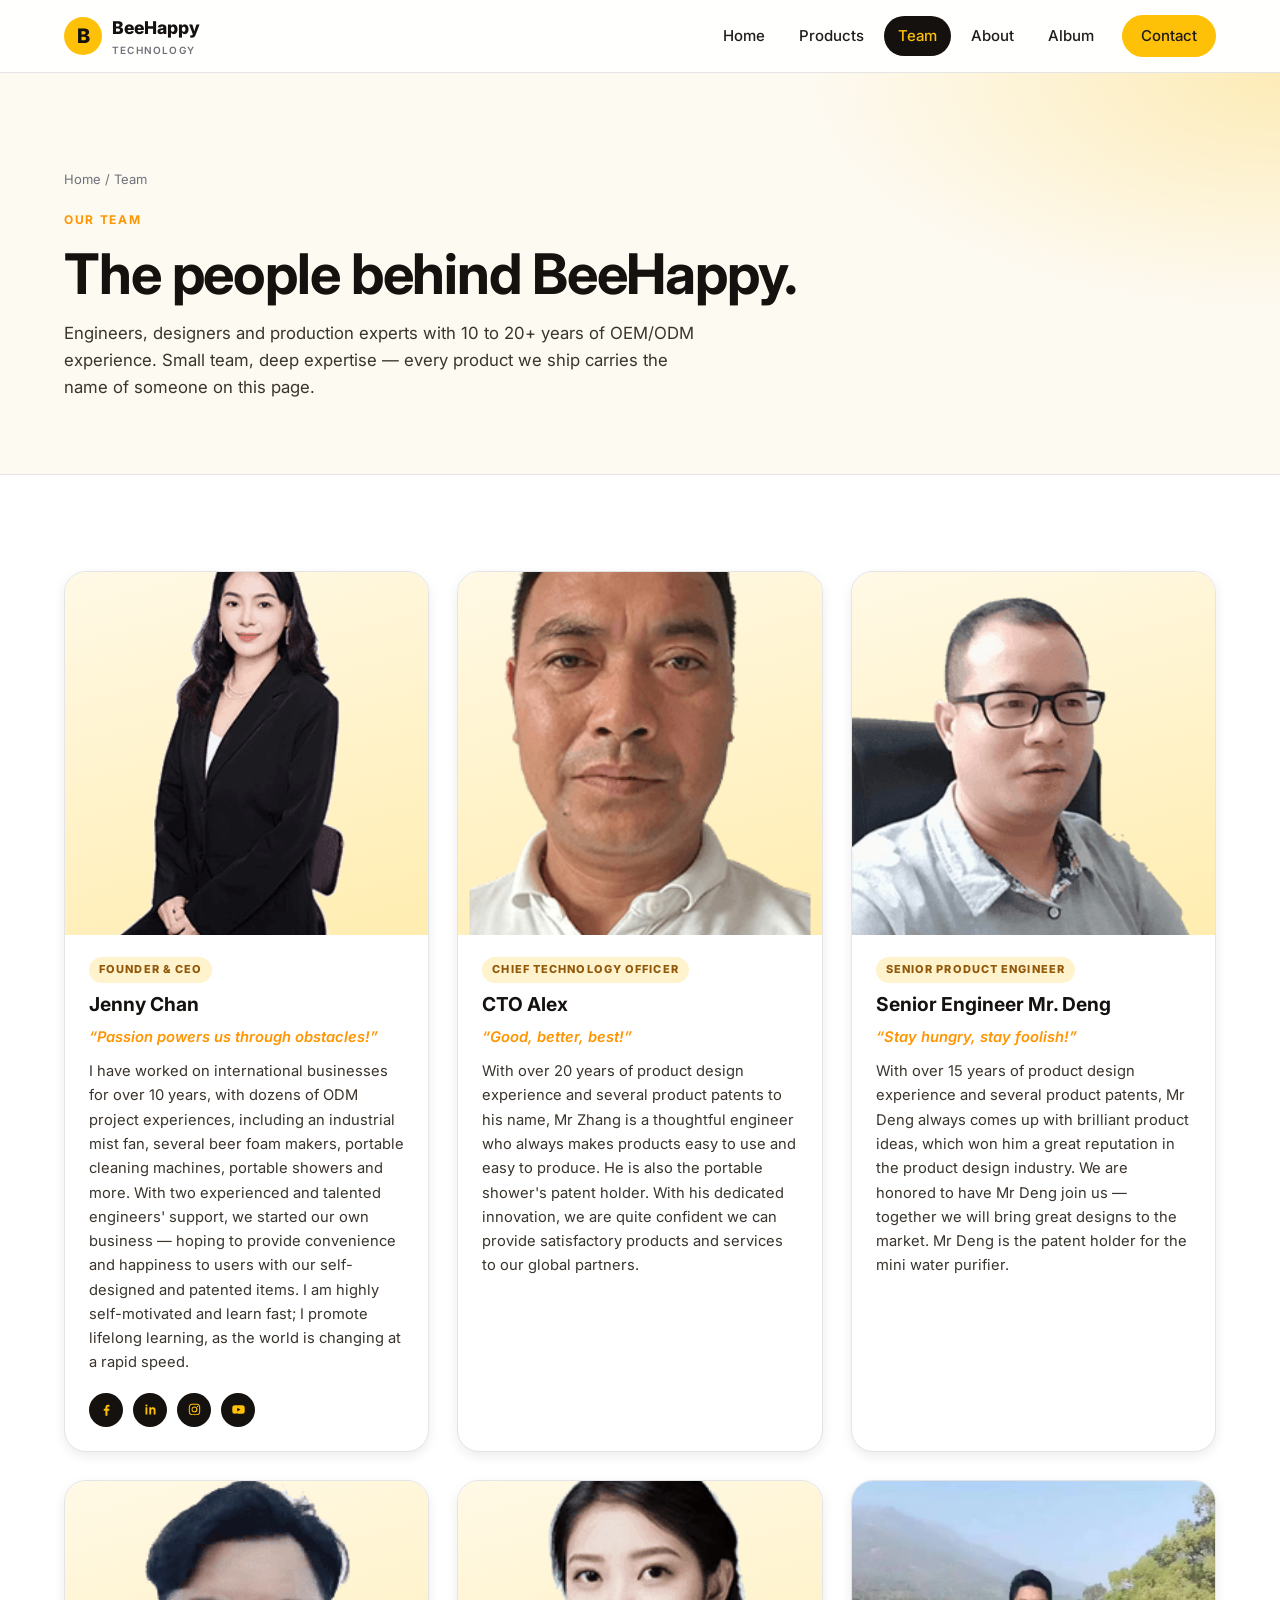
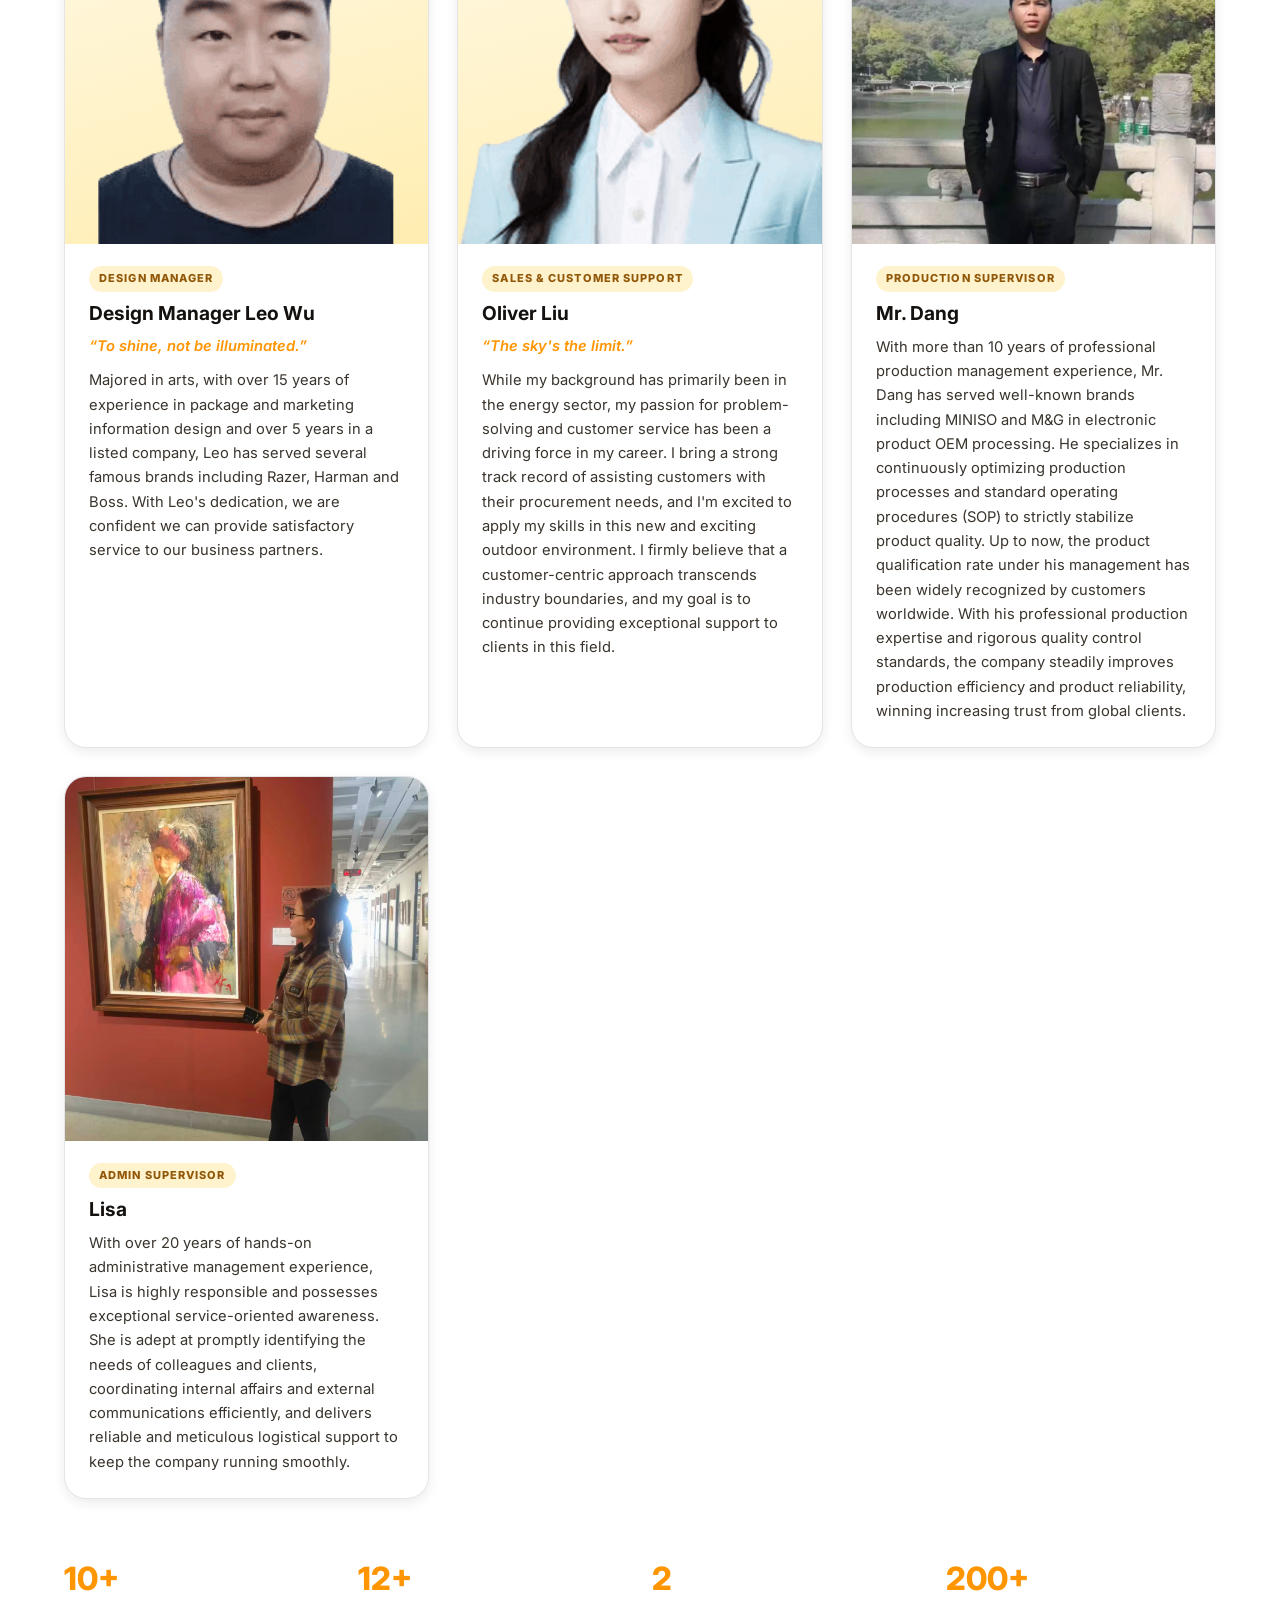
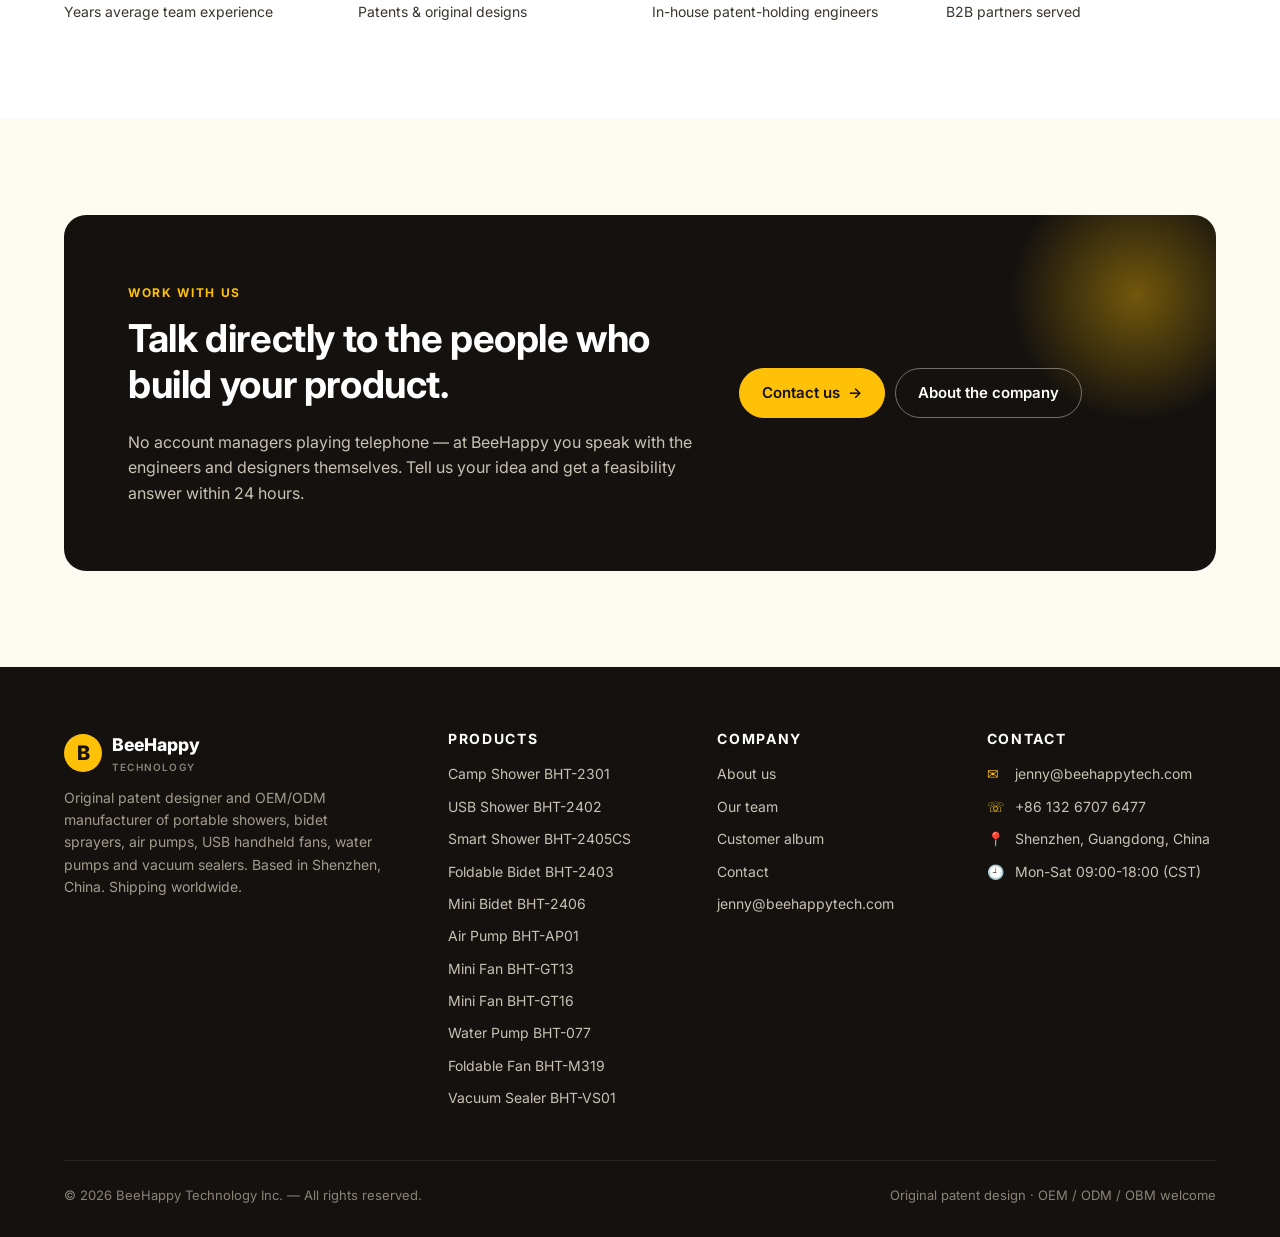
<file: team.html>
<!DOCTYPE html>
<html lang="en">
<head>
  <meta charset="UTF-8" />
  <meta name="viewport" content="width=device-width, initial-scale=1.0" />
  <title>Our Team — BeeHappy Technology | Engineers, Designers & Production Experts Behind Our OEM/ODM Products</title>
  <meta name="description" content="Meet the BeeHappy Technology team: founder Jenny Chan, CTO Alex (portable shower patent holder), senior engineers, designers, production and administration supervisors with 10-20+ years of OEM/ODM experience in Shenzhen, China." />
  <meta name="keywords" content="BeeHappy team, OEM ODM team, portable shower manufacturer team, Shenzhen product design team, BeeHappy Technology" />
  <meta name="author" content="BeeHappy Technology Inc." />
  <meta name="robots" content="index,follow,max-image-preview:large" />
  <link rel="canonical" href="https://www.beehappytech.com/team.html" />

  <meta property="og:type" content="website" />
  <meta property="og:url" content="https://www.beehappytech.com/team.html" />
  <meta property="og:title" content="Our Team — BeeHappy Technology" />
  <meta property="og:description" content="Engineers, designers and production experts with 10-20+ years of OEM/ODM experience — the people behind BeeHappy's original patent products." />
  <meta property="og:image" content="https://www.beehappytech.com/images/team/team-jenny.png" />
  <meta property="og:site_name" content="BeeHappy Technology" />
  <meta property="og:locale" content="en_US" />

  <meta name="twitter:card" content="summary_large_image" />
  <meta name="twitter:title" content="Our Team — BeeHappy Technology" />
  <meta name="twitter:description" content="Engineers, designers and production experts with 10-20+ years of OEM/ODM experience." />
  <meta name="twitter:image" content="https://www.beehappytech.com/images/team/team-jenny.png" />

  <link rel="alternate" hreflang="en" href="https://www.beehappytech.com/team.html" />
  <link rel="alternate" hreflang="x-default" href="https://www.beehappytech.com/team.html" />

  <meta name="theme-color" content="#ffc107" />
  <link rel="icon" type="image/svg+xml" href="data:image/svg+xml;utf8,<svg xmlns='http://www.w3.org/2000/svg' viewBox='0 0 64 64'><circle cx='32' cy='32' r='30' fill='%23ffc107'/><text x='32' y='44' text-anchor='middle' font-size='36' font-family='Arial' font-weight='900' fill='%23141110'>B</text></svg>" />
  <link rel="preconnect" href="https://fonts.googleapis.com" />
  <link rel="preconnect" href="https://fonts.gstatic.com" crossorigin />
  <link href="https://fonts.googleapis.com/css2?family=Inter:wght@400;500;600;700;800&display=swap" rel="stylesheet" />

  <link rel="stylesheet" href="style.css" />

  <!-- JSON-LD: AboutPage + Team members (Person) for GEO/AEO -->
  <script type="application/ld+json">
  {
    "@context": "https://schema.org",
    "@type": "AboutPage",
    "name": "Our Team — BeeHappy Technology",
    "url": "https://www.beehappytech.com/team.html",
    "mainEntity": {
      "@type": "Organization",
      "@id": "https://www.beehappytech.com/#organization",
      "name": "BeeHappy Technology Inc.",
      "employee": [
        {
          "@type": "Person",
          "name": "Jenny Chan",
          "jobTitle": "Founder & CEO",
          "image": "https://www.beehappytech.com/images/team/team-jenny.png",
          "description": "Over 10 years of international business experience with dozens of ODM projects including industrial mist fans, beer foam makers, portable cleaning machines and portable showers. Founded BeeHappy Technology with two experienced engineers.",
          "worksFor": { "@id": "https://www.beehappytech.com/#organization" },
          "sameAs": [
            "https://www.facebook.com/profile.php?id=100088338684551",
            "https://www.linkedin.com/in/jennychanlfpbattery",
            "https://www.instagram.com/beehappyjenny"
          ]
        },
        {
          "@type": "Person",
          "name": "Alex Zhang",
          "jobTitle": "Chief Technology Officer",
          "image": "https://www.beehappytech.com/images/team/team-alex.png",
          "description": "Over 20 years of product design experience, holder of several product patents including the BeeHappy portable shower patent.",
          "worksFor": { "@id": "https://www.beehappytech.com/#organization" }
        },
        {
          "@type": "Person",
          "name": "Oliver Liu",
          "jobTitle": "Sales & Customer Support",
          "image": "https://www.beehappytech.com/images/team/team-oliver.png",
          "description": "Energy sector background with a strong track record of assisting B2B customers with procurement needs.",
          "worksFor": { "@id": "https://www.beehappytech.com/#organization" }
        },
        {
          "@type": "Person",
          "name": "Deng",
          "jobTitle": "Senior Product Engineer",
          "image": "https://www.beehappytech.com/images/team/team-deng.png",
          "description": "Over 15 years of product design experience, holder of several product patents including the mini water purifier patent.",
          "worksFor": { "@id": "https://www.beehappytech.com/#organization" }
        },
        {
          "@type": "Person",
          "name": "Leo Wu",
          "jobTitle": "Design Manager",
          "image": "https://www.beehappytech.com/images/team/team-leo.png",
          "description": "15+ years in package and marketing information design, 5+ years in a listed company, served famous brands including Razer, Harman and Boss.",
          "worksFor": { "@id": "https://www.beehappytech.com/#organization" }
        },
        {
          "@type": "Person",
          "name": "Lisa",
          "jobTitle": "Admin Supervisor",
          "image": "https://www.beehappytech.com/images/team/team-lisa.jpg",
          "description": "Over 20 years of hands-on administrative management experience, coordinating internal affairs and external communications efficiently.",
          "worksFor": { "@id": "https://www.beehappytech.com/#organization" }
        },
        {
          "@type": "Person",
          "name": "Dang",
          "jobTitle": "Production Supervisor",
          "image": "https://www.beehappytech.com/images/team/team-dang.jpg",
          "description": "More than 10 years of production management experience, served well-known brands including MINISO and M&G in electronic product OEM processing. Specializes in SOP optimization and strict quality control.",
          "worksFor": { "@id": "https://www.beehappytech.com/#organization" }
        }
      ]
    }
  }
  </script>
</head>
<body>
  <a class="skip-link" href="#main">Skip to main content</a>

  <header class="site-header" role="banner">
    <div class="container nav">
      <a href="index.html" class="logo" aria-label="BeeHappy Technology home">
        <span class="logo-mark" aria-hidden="true">B</span>
        <span class="logo-text">BeeHappy<small>TECHNOLOGY</small></span>
      </a>
      <button class="nav-toggle" id="navToggle" aria-label="Toggle menu" aria-expanded="false">
        <svg viewBox="0 0 24 24" fill="none" stroke="currentColor" stroke-width="2"><path d="M3 6h18M3 12h18M3 18h18" stroke-linecap="round"/></svg>
      </button>
      <ul class="nav-links" id="navLinks">
        <li><a href="index.html">Home</a></li>
        <li><a href="products.html">Products</a></li>
        <li><a href="team.html" class="active">Team</a></li>
        <li><a href="about.html">About</a></li>
        <li><a href="album.html">Album</a></li>
        <li><a href="https://wa.me/8613267076477" target="_blank" rel="noopener" class="nav-cta btn btn-primary" style="padding:8px 18px;">Contact</a></li>
      </ul>
    </div>
  </header>

  <main id="main">
    <section class="page-header">
      <div class="container">
        <div class="breadcrumb"><a href="index.html">Home</a> / Team</div>
        <span class="eyebrow">Our Team</span>
        <h1>The people behind BeeHappy.</h1>
        <p>Engineers, designers and production experts with 10 to 20+ years of OEM/ODM experience. Small team, deep expertise — every product we ship carries the name of someone on this page.</p>
      </div>
    </section>

    <section class="section section-light">
      <div class="container">
        <div class="team-grid">

          <article class="team-card">
            <div class="photo"><img src="images/team/team-jenny.png" alt="Jenny Chan, Founder and CEO of BeeHappy Technology" loading="lazy" width="400" height="400" /></div>
            <div class="body">
              <span class="role">Founder &amp; CEO</span>
              <h3>Jenny Chan</h3>
              <p class="spirit">“Passion powers us through obstacles!”</p>
              <p class="bio">I have worked on international businesses for over 10 years, with dozens of ODM project experiences, including an industrial mist fan, several beer foam makers, portable cleaning machines, portable showers and more. With two experienced and talented engineers' support, we started our own business — hoping to provide convenience and happiness to users with our self-designed and patented items. I am highly self-motivated and learn fast; I promote lifelong learning, as the world is changing at a rapid speed.</p>
              <div class="socials">
                <a href="https://www.facebook.com/profile.php?id=100088338684551" target="_blank" rel="noopener" aria-label="Jenny Chan on Facebook"><svg viewBox="0 0 24 24"><path d="M13.5 22v-8h2.7l.4-3.1h-3.1V8.9c0-.9.25-1.5 1.55-1.5h1.65V4.6c-.3-.04-1.3-.1-2.4-.1-2.4 0-4 1.45-4 4.1v2.3H7.6V14h2.7v8h3.2z"/></svg></a>
                <a href="https://www.linkedin.com/in/jennychanlfpbattery" target="_blank" rel="noopener" aria-label="Jenny Chan on LinkedIn"><svg viewBox="0 0 24 24"><path d="M6.94 8.5H4V20h2.94V8.5zM5.47 7.2a1.7 1.7 0 100-3.4 1.7 1.7 0 000 3.4zM20 20h-2.94v-5.6c0-1.33-.03-3.05-1.86-3.05-1.86 0-2.14 1.45-2.14 2.95V20H10.1V8.5H13v1.57h.04c.42-.8 1.45-1.65 3-1.65 3.2 0 3.96 2.1 3.96 4.84V20z"/></svg></a>
                <a href="https://www.instagram.com/beehappyjenny" target="_blank" rel="noopener" aria-label="Jenny Chan on Instagram"><svg viewBox="0 0 24 24"><path d="M12 4.5c2.44 0 2.73.01 3.7.05.89.04 1.37.19 1.69.31.43.17.73.36 1.05.68.32.32.51.62.68 1.05.12.32.27.8.31 1.69.04.97.05 1.26.05 3.7s-.01 2.73-.05 3.7c-.04.89-.19 1.37-.31 1.69-.17.43-.36.73-.68 1.05-.32.32-.62.51-1.05.68-.32.12-.8.27-1.69.31-.97.04-1.26.05-3.7.05s-2.73-.01-3.7-.05c-.89-.04-1.37-.19-1.69-.31a2.83 2.83 0 01-1.05-.68 2.83 2.83 0 01-.68-1.05c-.12-.32-.27-.8-.31-1.69-.04-.97-.05-1.26-.05-3.7s.01-2.73.05-3.7c.04-.89.19-1.37.31-1.69.17-.43.36-.73.68-1.05.32-.32.62-.51 1.05-.68.32-.12.8-.27 1.69-.31.97-.04 1.26-.05 3.7-.05M12 2.8c-2.48 0-2.79.01-3.77.05-.97.05-1.63.2-2.21.43-.6.23-1.1.54-1.6 1.05-.51.5-.82 1-1.05 1.6-.23.58-.38 1.24-.43 2.21C2.9 9.11 2.89 9.42 2.89 11.9s.01 2.79.05 3.76c.05.97.2 1.63.43 2.21.23.6.54 1.1 1.05 1.6.5.51 1 .82 1.6 1.05.58.23 1.24.38 2.21.43.98.04 1.29.05 3.77.05s2.79-.01 3.76-.05c.97-.05 1.63-.2 2.21-.43.6-.23 1.1-.54 1.6-1.05.51-.5.82-1 1.05-1.6.23-.58.38-1.24.43-2.21.04-.97.05-1.28.05-3.76s-.01-2.79-.05-3.77c-.05-.97-.2-1.63-.43-2.21a4.4 4.4 0 00-1.05-1.6c-.5-.51-1-.82-1.6-1.05-.58-.23-1.24-.38-2.21-.43-.97-.04-1.28-.05-3.76-.05zm0 4.43a4.67 4.67 0 100 9.34 4.67 4.67 0 000-9.34zm0 7.7a3.04 3.04 0 110-6.07 3.04 3.04 0 010 6.07zm5.95-7.89a1.09 1.09 0 11-2.18 0 1.09 1.09 0 012.18 0z"/></svg></a>
                <a href="https://www.youtube.com/shorts/8UbRP8qYj7E" target="_blank" rel="noopener" aria-label="BeeHappy on YouTube"><svg viewBox="0 0 24 24"><path d="M21.58 7.19a2.5 2.5 0 00-1.76-1.77C18.25 5 12 5 12 5s-6.25 0-7.82.42A2.5 2.5 0 002.42 7.2 26 26 0 002 12a26 26 0 00.42 4.81 2.5 2.5 0 001.76 1.77C5.75 19 12 19 12 19s6.25 0 7.82-.42a2.5 2.5 0 001.76-1.77A26 26 0 0022 12a26 26 0 00-.42-4.81zM10 15V9l5.2 3L10 15z"/></svg></a>
              </div>
            </div>
          </article>

          <article class="team-card">
            <div class="photo"><img src="images/team/team-alex.png" alt="CTO Alex, Chief Technology Officer and portable shower patent holder" loading="lazy" width="400" height="400" /></div>
            <div class="body">
              <span class="role">Chief Technology Officer</span>
              <h3>CTO Alex</h3>
              <p class="spirit">“Good, better, best!”</p>
              <p class="bio">With over 20 years of product design experience and several product patents to his name, Mr Zhang is a thoughtful engineer who always makes products easy to use and easy to produce. He is also the portable shower's patent holder. With his dedicated innovation, we are quite confident we can provide satisfactory products and services to our global partners.</p>
            </div>
          </article>

          <article class="team-card">
            <div class="photo"><img src="images/team/team-deng.png" alt="Senior Engineer Mr. Deng, senior product engineer and patent holder" loading="lazy" width="400" height="400" /></div>
            <div class="body">
              <span class="role">Senior Product Engineer</span>
              <h3>Senior Engineer Mr. Deng</h3>
              <p class="spirit">“Stay hungry, stay foolish!”</p>
              <p class="bio">With over 15 years of product design experience and several product patents, Mr Deng always comes up with brilliant product ideas, which won him a great reputation in the product design industry. We are honored to have Mr Deng join us — together we will bring great designs to the market. Mr Deng is the patent holder for the mini water purifier.</p>
            </div>
          </article>

          <article class="team-card">
            <div class="photo"><img src="images/team/team-leo.png" alt="Design Manager Leo Wu, package and marketing design expert" loading="lazy" width="400" height="400" /></div>
            <div class="body">
              <span class="role">Design Manager</span>
              <h3>Design Manager Leo Wu</h3>
              <p class="spirit">“To shine, not be illuminated.”</p>
              <p class="bio">Majored in arts, with over 15 years of experience in package and marketing information design and over 5 years in a listed company, Leo has served several famous brands including Razer, Harman and Boss. With Leo's dedication, we are confident we can provide satisfactory service to our business partners.</p>
            </div>
          </article>

          <article class="team-card">
            <div class="photo"><img src="images/team/team-oliver.png" alt="Oliver Liu, sales and customer support at BeeHappy Technology" loading="lazy" width="400" height="400" /></div>
            <div class="body">
              <span class="role">Sales &amp; Customer Support</span>
              <h3>Oliver Liu</h3>
              <p class="spirit">“The sky's the limit.”</p>
              <p class="bio">While my background has primarily been in the energy sector, my passion for problem-solving and customer service has been a driving force in my career. I bring a strong track record of assisting customers with their procurement needs, and I'm excited to apply my skills in this new and exciting outdoor environment. I firmly believe that a customer-centric approach transcends industry boundaries, and my goal is to continue providing exceptional support to clients in this field.</p>
            </div>
          </article>

          <article class="team-card">
            <div class="photo"><img src="images/team/team-dang.jpg" alt="Mr. Dang, Production Supervisor at BeeHappy Technology" loading="lazy" width="400" height="400" /></div>
            <div class="body">
              <span class="role">Production Supervisor</span>
              <h3>Mr. Dang</h3>
              <p class="bio">With more than 10 years of professional production management experience, Mr. Dang has served well-known brands including MINISO and M&amp;G in electronic product OEM processing. He specializes in continuously optimizing production processes and standard operating procedures (SOP) to strictly stabilize product quality. Up to now, the product qualification rate under his management has been widely recognized by customers worldwide. With his professional production expertise and rigorous quality control standards, the company steadily improves production efficiency and product reliability, winning increasing trust from global clients.</p>
            </div>
          </article>

          <article class="team-card">
            <div class="photo"><img src="images/team/team-lisa.jpg" alt="Lisa, Admin Supervisor at BeeHappy Technology" loading="lazy" width="400" height="400" /></div>
            <div class="body">
              <span class="role">Admin Supervisor</span>
              <h3>Lisa</h3>
              <p class="bio">With over 20 years of hands-on administrative management experience, Lisa is highly responsible and possesses exceptional service-oriented awareness. She is adept at promptly identifying the needs of colleagues and clients, coordinating internal affairs and external communications efficiently, and delivers reliable and meticulous logistical support to keep the company running smoothly.</p>
            </div>
          </article>

        </div>

        <div class="feature-row" style="margin-top: 64px;">
          <div class="item"><div class="num">10+</div><div class="lbl">Years average team experience</div></div>
          <div class="item"><div class="num">12+</div><div class="lbl">Patents &amp; original designs</div></div>
          <div class="item"><div class="num">2</div><div class="lbl">In-house patent-holding engineers</div></div>
          <div class="item"><div class="num">200+</div><div class="lbl">B2B partners served</div></div>
        </div>
      </div>
    </section>

    <!-- CTA -->
    <section class="section section-cream">
      <div class="container">
        <div class="cta-banner">
          <div>
            <span class="eyebrow" style="color: var(--bh-yellow);">Work with us</span>
            <h2>Talk directly to the people who build your product.</h2>
            <p>No account managers playing telephone — at BeeHappy you speak with the engineers and designers themselves. Tell us your idea and get a feasibility answer within 24 hours.</p>
          </div>
          <div class="actions">
            <a href="contact.html" class="btn btn-primary">Contact us <span class="arrow">→</span></a>
            <a href="about.html" class="btn btn-outline-light">About the company</a>
          </div>
        </div>
      </div>
    </section>
  </main>

  <footer class="site-footer" role="contentinfo">
    <div class="container">
      <div class="footer-grid">
        <div class="brand-block">
          <div class="logo" style="color: var(--bh-white); margin-bottom: 12px;">
            <span class="logo-mark" aria-hidden="true">B</span>
            <span class="logo-text">BeeHappy<small style="color: #8a8377;">TECHNOLOGY</small></span>
          </div>
          <p>Original patent designer and OEM/ODM manufacturer of portable showers, bidet sprayers, air pumps, USB handheld fans, water pumps and vacuum sealers. Based in Shenzhen, China. Shipping worldwide.</p>
        </div>
        <div>
          <h4>Products</h4>
          <ul>
            <li><a href="products.html#bht-2301">Camp Shower BHT-2301</a></li>
            <li><a href="products.html#bht-2402">USB Shower BHT-2402</a></li>
            <li><a href="products.html#bht-2405cs">Smart Shower BHT-2405CS</a></li>
            <li><a href="products.html#bht-2403">Foldable Bidet BHT-2403</a></li>
            <li><a href="products.html#bht-2406">Mini Bidet BHT-2406</a></li>
            <li><a href="products.html#bht-ap01">Air Pump BHT-AP01</a></li>
            <li><a href="products.html#bht-gt13">Mini Fan BHT-GT13</a></li>
            <li><a href="products.html#bht-gt16">Mini Fan BHT-GT16</a></li>
            <li><a href="products.html#bht-077">Water Pump BHT-077</a></li>
            <li><a href="products.html#bht-m319">Foldable Fan BHT-M319</a></li>
            <li><a href="products.html#bht-vs01">Vacuum Sealer BHT-VS01</a></li>
          </ul>
        </div>
        <div>
          <h4>Company</h4>
          <ul>
            <li><a href="about.html">About us</a></li>
            <li><a href="team.html">Our team</a></li>
            <li><a href="album.html">Customer album</a></li>
            <li><a href="contact.html">Contact</a></li>
            <li><a href="mailto:jenny@beehappytech.com">jenny@beehappytech.com</a></li>
          </ul>
        </div>
        <div>
          <h4>Contact</h4>
          <div class="contact-line"><span>✉</span> jenny@beehappytech.com</div>
          <div class="contact-line"><span>☏</span> +86 132 6707 6477</div>
          <div class="contact-line"><span>📍</span> Shenzhen, Guangdong, China</div>
          <div class="contact-line"><span>🕘</span> Mon-Sat 09:00-18:00 (CST)</div>
        </div>
      </div>
      <div class="bottom">
        <div>© <span id="year">2026</span> BeeHappy Technology Inc. — All rights reserved.</div>
        <div>Original patent design · OEM / ODM / OBM welcome</div>
      </div>
    </div>
  </footer>

  <script src="script.js"></script>
</body>
</html>
</file>
<file: style.css>
/* ==========================================================================
   BeeHappy Tech — Brand & Product Site
   Palette: Bee Yellow + Black (brand-true) + Warm Neutrals
   ========================================================================== */

:root {
  --bh-yellow: #ffc107;        /* primary brand bee yellow */
  --bh-yellow-soft: #fff3cd;   /* soft yellow tint */
  --bh-yellow-deep: #d99a00;   /* deep hover yellow */
  --bh-amber: #ff9500;         /* accent */
  --bh-black: #14110f;         /* near-black */
  --bh-ink: #1f1c19;
  --bh-ink-2: #3a342d;
  --bh-gray-900: #18181b;
  --bh-gray-700: #3f3f46;
  --bh-gray-500: #71717a;
  --bh-gray-300: #d4d4d8;
  --bh-gray-200: #e4e4e7;
  --bh-gray-100: #f4f4f5;
  --bh-gray-50:  #fafafa;
  --bh-cream:    #fdfaf2;      /* warm page background */
  --bh-white:    #ffffff;
  --bh-shadow-sm: 0 1px 2px rgba(20,17,15,.06), 0 1px 3px rgba(20,17,15,.04);
  --bh-shadow:    0 4px 12px rgba(20,17,15,.08);
  --bh-shadow-lg: 0 20px 50px rgba(20,17,15,.12);
  --bh-radius:    14px;
  --bh-radius-sm: 8px;
  --bh-radius-lg: 22px;
  --bh-font-sans: "Inter", "Helvetica Neue", -apple-system, BlinkMacSystemFont, "Segoe UI", "PingFang SC", "Hiragino Sans GB", "Microsoft YaHei", Arial, sans-serif;
  --bh-font-display: "Inter", "Helvetica Neue", -apple-system, "Segoe UI", sans-serif;
  --bh-container: 1200px;
}

* { box-sizing: border-box; }
html { -webkit-text-size-adjust: 100%; scroll-behavior: smooth; }
body {
  margin: 0;
  font-family: var(--bh-font-sans);
  color: var(--bh-ink);
  background: var(--bh-cream);
  line-height: 1.6;
  font-size: 16px;
  -webkit-font-smoothing: antialiased;
  -moz-osx-font-smoothing: grayscale;
}
img, svg { max-width: 100%; display: block; }
a { color: var(--bh-ink); text-decoration: none; transition: color .2s; }
a:hover { color: var(--bh-amber); }
button { font: inherit; cursor: pointer; }
h1, h2, h3, h4 { font-family: var(--bh-font-display); line-height: 1.2; color: var(--bh-black); margin: 0 0 .6em; font-weight: 700; }
h1 { font-size: clamp(2rem, 4.5vw, 3.5rem); letter-spacing: -.02em; }
h2 { font-size: clamp(1.6rem, 3vw, 2.4rem); letter-spacing: -.01em; }
h3 { font-size: 1.25rem; }
p  { margin: 0 0 1em; color: var(--bh-ink-2); }

.container { max-width: var(--bh-container); margin: 0 auto; padding: 0 24px; }
.section { padding: clamp(56px, 8vw, 96px) 0; }
.section-tight { padding: clamp(40px, 5vw, 64px) 0; }
.section-cream { background: var(--bh-cream); }
.section-light { background: var(--bh-white); }
.section-dark { background: var(--bh-black); color: var(--bh-white); }
.section-dark h1, .section-dark h2, .section-dark h3 { color: var(--bh-white); }
.section-dark p { color: #c8c2b5; }

.eyebrow {
  display: inline-block;
  font-size: 12px;
  letter-spacing: .14em;
  text-transform: uppercase;
  font-weight: 700;
  color: var(--bh-amber);
  margin-bottom: 12px;
}

/* ===== Buttons ===== */
.btn {
  display: inline-flex; align-items: center; gap: 8px;
  padding: 12px 22px;
  border-radius: 999px;
  font-weight: 600;
  font-size: 15px;
  border: 1.5px solid transparent;
  transition: all .2s ease;
  white-space: nowrap;
}
.btn-primary { background: var(--bh-yellow); color: var(--bh-black); border-color: var(--bh-yellow); }
.btn-primary:hover { background: var(--bh-yellow-deep); border-color: var(--bh-yellow-deep); color: var(--bh-black); transform: translateY(-1px); box-shadow: var(--bh-shadow); }
.btn-dark { background: var(--bh-black); color: var(--bh-white); border-color: var(--bh-black); }
.btn-dark:hover { background: var(--bh-amber); color: var(--bh-black); border-color: var(--bh-amber); }
.btn-ghost { background: transparent; color: var(--bh-ink); border-color: var(--bh-gray-300); }
.btn-ghost:hover { border-color: var(--bh-black); color: var(--bh-black); }
.btn-outline-light { background: transparent; color: var(--bh-white); border-color: rgba(255,255,255,.4); }
.btn-outline-light:hover { background: var(--bh-yellow); color: var(--bh-black); border-color: var(--bh-yellow); }
.btn .arrow { transition: transform .2s; }
.btn:hover .arrow { transform: translateX(3px); }

/* ===== Header / Nav ===== */
.site-header {
  position: sticky; top: 0; z-index: 50;
  background: rgba(255, 255, 255, .92);
  backdrop-filter: saturate(180%) blur(10px);
  -webkit-backdrop-filter: saturate(180%) blur(10px);
  border-bottom: 1px solid var(--bh-gray-200);
}
.nav {
  display: flex; align-items: center; justify-content: space-between;
  height: 72px;
}
.logo {
  display: flex; align-items: center; gap: 10px;
  font-weight: 800; font-size: 1.1rem; color: var(--bh-black);
}
.logo-mark {
  width: 38px; height: 38px;
  display: grid; place-items: center;
  background: var(--bh-yellow);
  border-radius: 50%;
  color: var(--bh-black);
  font-size: 20px;
}
.logo-text small { display: block; font-size: 10px; font-weight: 600; color: var(--bh-gray-500); letter-spacing: .12em; }
.nav-links { display: flex; align-items: center; gap: 6px; list-style: none; padding: 0; margin: 0; }
.nav-links a {
  display: inline-block;
  padding: 8px 14px;
  border-radius: 999px;
  font-weight: 500;
  font-size: 15px;
  color: var(--bh-ink);
}
.nav-links a:hover { background: var(--bh-gray-100); color: var(--bh-black); }
.nav-links a.active { background: var(--bh-black); color: var(--bh-yellow); }
.nav-cta { margin-left: 8px; }
.nav-toggle { display: none; background: none; border: 0; padding: 8px; }

/* ===== Hero ===== */
.hero {
  position: relative; overflow: hidden;
  padding: clamp(60px, 9vw, 110px) 0 clamp(40px, 6vw, 80px);
  background:
    radial-gradient(900px 500px at 90% -10%, rgba(255, 193, 7, .35), transparent 60%),
    radial-gradient(700px 400px at -10% 100%, rgba(255, 149, 0, .12), transparent 60%),
    var(--bh-cream);
}
.hero-grid {
  display: grid;
  grid-template-columns: 1.05fr 1fr;
  gap: 56px;
  align-items: center;
}
.hero-title { margin-bottom: 18px; }
.hero-title .accent { color: var(--bh-amber); }
.hero-lede { font-size: 1.125rem; color: var(--bh-ink-2); max-width: 540px; margin-bottom: 28px; }
.hero-cta { display: flex; gap: 12px; flex-wrap: wrap; }
.hero-meta {
  display: flex; gap: 28px; flex-wrap: wrap;
  margin-top: 36px; padding-top: 24px;
  border-top: 1px solid var(--bh-gray-200);
}
.hero-meta .stat .num { font-size: 1.6rem; font-weight: 800; color: var(--bh-black); }
.hero-meta .stat .lbl { font-size: 13px; color: var(--bh-gray-500); }
.hero-visual {
  position: relative; aspect-ratio: 4/5; max-width: 540px; margin-left: auto;
  border-radius: var(--bh-radius-lg);
  overflow: hidden; box-shadow: var(--bh-shadow-lg);
}
.hero-visual img { width: 100%; height: 100%; object-fit: cover; }
.hero-badge {
  position: absolute; left: -16px; top: 32px;
  background: var(--bh-black); color: var(--bh-yellow);
  padding: 10px 16px; border-radius: 999px;
  font-weight: 700; font-size: 13px;
  box-shadow: var(--bh-shadow);
}
.hero-floating {
  position: absolute; right: -10px; bottom: 24px;
  background: var(--bh-white); padding: 14px 18px; border-radius: var(--bh-radius);
  box-shadow: var(--bh-shadow);
  display: flex; align-items: center; gap: 12px;
  font-size: 13px;
}
.hero-floating .dot { width: 8px; height: 8px; background: #22c55e; border-radius: 50%; box-shadow: 0 0 0 4px rgba(34,197,94,.18); }

/* ===== Trust strip ===== */
.trust-strip {
  background: var(--bh-white);
  border-top: 1px solid var(--bh-gray-200);
  border-bottom: 1px solid var(--bh-gray-200);
  padding: 24px 0;
}
.trust-strip .container {
  display: flex; justify-content: space-between; align-items: center;
  gap: 24px; flex-wrap: wrap;
}
.trust-strip .label { font-size: 12px; letter-spacing: .14em; text-transform: uppercase; color: var(--bh-gray-500); font-weight: 700; }
.trust-strip .badges { display: flex; gap: 18px; flex-wrap: wrap; }
.trust-strip .badges span {
  font-weight: 600; font-size: 14px; color: var(--bh-ink-2);
  padding: 6px 12px; border: 1px solid var(--bh-gray-200); border-radius: 999px;
  background: var(--bh-gray-50);
}

/* ===== Section header ===== */
.section-header { max-width: 720px; margin: 0 auto 48px; text-align: center; }
.section-header.left { text-align: left; margin-left: 0; }

/* ===== Product grid ===== */
.products-grid {
  display: grid;
  grid-template-columns: repeat(auto-fill, minmax(280px, 1fr));
  gap: 24px;
}
.product-card {
  background: var(--bh-white);
  border: 1px solid var(--bh-gray-200);
  border-radius: var(--bh-radius);
  overflow: hidden;
  display: flex; flex-direction: column;
  transition: transform .25s, box-shadow .25s, border-color .25s;
}
.product-card:hover { transform: translateY(-4px); box-shadow: var(--bh-shadow-lg); border-color: var(--bh-yellow); }
.product-card .image {
  aspect-ratio: 4/3;
  background: linear-gradient(135deg, var(--bh-gray-100), var(--bh-cream));
  position: relative; overflow: hidden;
}
.product-card .image img { width: 100%; height: 100%; object-fit: cover; transition: transform .4s; }
.product-card:hover .image img { transform: scale(1.05); }
.product-card .badge {
  position: absolute; top: 12px; left: 12px;
  background: var(--bh-black); color: var(--bh-yellow);
  font-size: 11px; font-weight: 700; letter-spacing: .08em;
  padding: 4px 10px; border-radius: 999px;
  text-transform: uppercase;
}
.product-card .badge.new { background: var(--bh-amber); color: var(--bh-black); }
.product-card .body { padding: 20px 22px 22px; display: flex; flex-direction: column; flex: 1; }
.product-card .sku { font-size: 12px; color: var(--bh-gray-500); letter-spacing: .1em; font-weight: 600; }
.product-card h3 { margin: 6px 0 10px; font-size: 1.2rem; }
.product-card p { font-size: 14px; color: var(--bh-ink-2); flex: 1; }
.product-card .meta {
  display: flex; flex-wrap: wrap; gap: 6px; margin: 12px 0 16px;
}
.product-card .meta span {
  font-size: 11px; font-weight: 600; color: var(--bh-ink-2);
  background: var(--bh-gray-100); padding: 4px 10px; border-radius: 999px;
}
.product-card .meta span.hot { background: var(--bh-yellow-soft); color: #92580a; }
.product-card .link {
  display: inline-flex; align-items: center; gap: 6px;
  font-weight: 600; font-size: 14px; color: var(--bh-ink);
  border-top: 1px solid var(--bh-gray-100); padding-top: 14px; margin-top: auto;
}
.product-card .link:hover { color: var(--bh-amber); }

/* ===== Categories ===== */
.category-tabs {
  display: flex; gap: 8px; flex-wrap: wrap; justify-content: center; margin-bottom: 36px;
}
.category-tabs button {
  background: var(--bh-white); border: 1px solid var(--bh-gray-200);
  padding: 8px 18px; border-radius: 999px; font-size: 14px; font-weight: 500;
  color: var(--bh-ink-2);
}
.category-tabs button:hover { border-color: var(--bh-black); color: var(--bh-black); }
.category-tabs button.active { background: var(--bh-black); color: var(--bh-yellow); border-color: var(--bh-black); }

/* ===== Product detail page ===== */
.product-hero {
  display: grid; grid-template-columns: 1.1fr 1fr; gap: 56px; align-items: start;
  margin-bottom: 56px;
}
.product-gallery { position: sticky; top: 88px; }
.product-gallery .main-image {
  aspect-ratio: 1/1; background: var(--bh-white);
  border-radius: var(--bh-radius); overflow: hidden; border: 1px solid var(--bh-gray-200);
}
.product-gallery .main-image img { width: 100%; height: 100%; object-fit: cover; }
.product-gallery .thumbs { display: grid; grid-template-columns: repeat(4, 1fr); gap: 10px; margin-top: 12px; }
.product-gallery .thumbs button {
  aspect-ratio: 1/1; padding: 0; border: 1.5px solid var(--bh-gray-200);
  border-radius: var(--bh-radius-sm); overflow: hidden; background: var(--bh-white);
}
.product-gallery .thumbs button.active { border-color: var(--bh-black); }
.product-gallery .thumbs img { width: 100%; height: 100%; object-fit: cover; }

.product-info .sku { color: var(--bh-amber); font-weight: 700; font-size: 13px; letter-spacing: .12em; }
.product-info h1 { margin: 6px 0 14px; }
.product-info .lede { font-size: 1.05rem; color: var(--bh-ink-2); margin-bottom: 24px; }
.feature-list { list-style: none; padding: 0; margin: 0 0 28px; }
.feature-list li {
  display: flex; gap: 10px; padding: 10px 0;
  border-bottom: 1px solid var(--bh-gray-100);
  font-size: 15px;
}
.feature-list li::before {
  content: ""; flex: 0 0 22px; height: 22px;
  background: var(--bh-yellow); color: var(--bh-black);
  border-radius: 50%; display: grid; place-items: center;
  background-image: url("data:image/svg+xml;utf8,<svg xmlns='http://www.w3.org/2000/svg' viewBox='0 0 16 16'><path d='M6 11.5 3 8.5l1-1 2 2 5-5 1 1z' fill='%23141110'/></svg>");
  background-size: 14px 14px; background-position: center; background-repeat: no-repeat;
}
.spec-grid {
  display: grid; grid-template-columns: repeat(2, 1fr); gap: 1px;
  background: var(--bh-gray-200);
  border: 1px solid var(--bh-gray-200);
  border-radius: var(--bh-radius);
  overflow: hidden;
  margin-bottom: 28px;
}
.spec-grid > div { background: var(--bh-white); padding: 14px 16px; }
.spec-grid .k { font-size: 11px; color: var(--bh-gray-500); text-transform: uppercase; letter-spacing: .1em; font-weight: 700; }
.spec-grid .v { font-size: 14px; color: var(--bh-ink); font-weight: 600; margin-top: 4px; }

.product-cta { display: flex; gap: 10px; flex-wrap: wrap; margin-top: 12px; }
.product-tags { display: flex; gap: 6px; flex-wrap: wrap; margin-top: 18px; }
.product-tags span {
  font-size: 11px; font-weight: 600; padding: 4px 10px;
  background: var(--bh-gray-100); color: var(--bh-ink-2);
  border-radius: 999px;
}

/* ===== Use cases ===== */
.usecase-grid {
  display: grid; grid-template-columns: repeat(auto-fit, minmax(220px, 1fr)); gap: 16px;
}
.usecase {
  padding: 24px; background: var(--bh-white); border-radius: var(--bh-radius);
  border: 1px solid var(--bh-gray-200);
}
.usecase .icon {
  width: 44px; height: 44px; border-radius: 12px;
  background: var(--bh-yellow); display: grid; place-items: center;
  font-size: 22px; margin-bottom: 12px;
}
.usecase h4 { margin: 0 0 6px; font-size: 1rem; }
.usecase p { font-size: 13px; margin: 0; color: var(--bh-ink-2); }

/* ===== Use scenarios (alternating) ===== */
.scenario {
  display: grid; grid-template-columns: 1fr 1fr; gap: 56px; align-items: center;
  margin-bottom: 64px;
}
.scenario.reverse { direction: rtl; }
.scenario.reverse > * { direction: ltr; }
.scenario .image { aspect-ratio: 5/4; border-radius: var(--bh-radius-lg); overflow: hidden; box-shadow: var(--bh-shadow); }
.scenario .image img { width: 100%; height: 100%; object-fit: cover; }
.scenario h3 { font-size: 1.5rem; }
.scenario .tag {
  display: inline-block; background: var(--bh-yellow-soft); color: #92580a;
  font-size: 12px; font-weight: 700; padding: 4px 10px; border-radius: 999px;
  margin-bottom: 12px; letter-spacing: .08em;
}

/* ===== Story / team ===== */
.story-grid { display: grid; grid-template-columns: 1fr 1fr; gap: 56px; align-items: center; }
.story-grid .image { aspect-ratio: 4/3; border-radius: var(--bh-radius-lg); overflow: hidden; box-shadow: var(--bh-shadow); }
.story-grid .image img { width: 100%; height: 100%; object-fit: cover; }
.feature-row { display: grid; grid-template-columns: repeat(auto-fit, minmax(180px, 1fr)); gap: 24px; margin-top: 32px; }
.feature-row .item .num { font-size: 2rem; font-weight: 800; color: var(--bh-amber); line-height: 1; }
.feature-row .item .lbl { font-size: 14px; color: var(--bh-ink-2); margin-top: 6px; }

/* ===== Album gallery ===== */
.album-grid {
  display: grid;
  grid-template-columns: repeat(auto-fill, minmax(260px, 1fr));
  gap: 16px;
}
.album-card {
  aspect-ratio: 4/5; border-radius: var(--bh-radius);
  overflow: hidden; position: relative; cursor: pointer;
  background: var(--bh-gray-100);
}
.album-card img { width: 100%; height: 100%; object-fit: cover; transition: transform .4s; }
.album-card:hover img { transform: scale(1.06); }
.album-card .caption {
  position: absolute; left: 12px; right: 12px; bottom: 12px;
  background: rgba(0,0,0,.55); backdrop-filter: blur(6px);
  color: var(--bh-white); padding: 8px 12px; border-radius: 8px;
  font-size: 12px; font-weight: 500;
  transform: translateY(8px); opacity: 0; transition: all .25s;
}
.album-card:hover .caption { transform: translateY(0); opacity: 1; }

/* ===== FAQ ===== */
.faq-list { max-width: 820px; margin: 0 auto; }
.faq-item {
  border-bottom: 1px solid var(--bh-gray-200);
  padding: 20px 0;
}
.faq-item summary {
  display: flex; justify-content: space-between; align-items: center; gap: 16px;
  cursor: pointer; list-style: none;
  font-weight: 600; font-size: 1.05rem; color: var(--bh-ink);
}
.faq-item summary::-webkit-details-marker { display: none; }
.faq-item summary::after {
  content: "+"; flex: 0 0 24px; height: 24px;
  display: grid; place-items: center; font-size: 22px; line-height: 1;
  color: var(--bh-black); transition: transform .2s;
}
.faq-item[open] summary::after { content: "−"; }
.faq-item .answer { padding: 12px 0 4px; color: var(--bh-ink-2); }
.faq-item .answer p { margin-bottom: .6em; }

/* ===== CTA banner ===== */
.cta-banner {
  background: var(--bh-black); color: var(--bh-white);
  border-radius: var(--bh-radius-lg);
  padding: clamp(40px, 6vw, 64px);
  position: relative; overflow: hidden;
  display: grid; grid-template-columns: 1.4fr 1fr; gap: 32px; align-items: center;
}
.cta-banner::after {
  content: ""; position: absolute; right: -100px; top: -100px;
  width: 360px; height: 360px; border-radius: 50%;
  background: radial-gradient(closest-side, rgba(255,193,7,.4), transparent 70%);
}
.cta-banner h2 { color: var(--bh-white); }
.cta-banner p { color: #c8c2b5; margin-bottom: 0; }
.cta-banner .actions { display: flex; gap: 10px; flex-wrap: wrap; }

/* ===== Footer ===== */
.site-footer { background: var(--bh-black); color: #c8c2b5; padding: 64px 0 32px; }
.footer-grid {
  display: grid; grid-template-columns: 1.5fr 1fr 1fr 1fr; gap: 40px;
  margin-bottom: 40px;
}
.site-footer h4 { color: var(--bh-white); font-size: 14px; text-transform: uppercase; letter-spacing: .12em; margin-bottom: 16px; }
.site-footer ul { list-style: none; padding: 0; margin: 0; }
.site-footer li { margin-bottom: 10px; font-size: 14px; }
.site-footer a { color: #c8c2b5; }
.site-footer a:hover { color: var(--bh-yellow); }
.site-footer .brand-block { max-width: 320px; }
.site-footer .brand-block p { color: #a39c8e; font-size: 14px; }
.site-footer .contact-line { display: flex; gap: 10px; align-items: flex-start; font-size: 14px; margin-bottom: 10px; }
.site-footer .contact-line span:first-child { color: var(--bh-yellow); flex: 0 0 18px; }
.site-footer .bottom {
  border-top: 1px solid #2a2520; padding-top: 24px;
  display: flex; justify-content: space-between; align-items: center; gap: 16px; flex-wrap: wrap;
  font-size: 13px; color: #8a8377;
}

/* ===== Lightbox ===== */
.lightbox {
  position: fixed; inset: 0; z-index: 100;
  background: rgba(0,0,0,.92);
  display: none; align-items: center; justify-content: center;
  padding: 20px;
}
.lightbox.open { display: flex; }
.lightbox img { max-width: 92vw; max-height: 88vh; object-fit: contain; border-radius: 8px; }
.lightbox .close {
  position: absolute; top: 20px; right: 20px;
  background: rgba(255,255,255,.1); color: white; border: 0;
  width: 44px; height: 44px; border-radius: 50%;
  font-size: 22px; display: grid; place-items: center;
}
.lightbox .nav {
  position: absolute; top: 50%; transform: translateY(-50%);
  background: rgba(255,255,255,.1); color: white; border: 0;
  width: 48px; height: 48px; border-radius: 50%;
  font-size: 24px;
}
.lightbox .nav.prev { left: 20px; } .lightbox .nav.next { right: 20px; }

/* ===== Page header (interior pages) ===== */
.page-header {
  background:
    radial-gradient(800px 400px at 100% 0%, rgba(255,193,7,.25), transparent 60%),
    var(--bh-cream);
  padding: clamp(56px, 8vw, 96px) 0 clamp(36px, 5vw, 56px);
  border-bottom: 1px solid var(--bh-gray-200);
}
.breadcrumb { font-size: 13px; color: var(--bh-gray-500); margin-bottom: 16px; }
.breadcrumb a { color: var(--bh-gray-500); }
.breadcrumb a:hover { color: var(--bh-black); }
.page-header h1 { margin-bottom: 12px; }
.page-header p { max-width: 640px; font-size: 1.05rem; }

/* ===== Contact form ===== */
.contact-grid { display: grid; grid-template-columns: 1.1fr 1fr; gap: 48px; }
.contact-form { background: var(--bh-white); border: 1px solid var(--bh-gray-200); border-radius: var(--bh-radius); padding: 32px; }
.contact-form label { display: block; font-size: 13px; font-weight: 600; color: var(--bh-ink); margin: 14px 0 6px; }
.contact-form input, .contact-form select, .contact-form textarea {
  width: 100%; padding: 11px 14px; border: 1px solid var(--bh-gray-200);
  border-radius: var(--bh-radius-sm); font: inherit; background: var(--bh-white);
  transition: border-color .15s, box-shadow .15s;
}
.contact-form input:focus, .contact-form select:focus, .contact-form textarea:focus {
  outline: 0; border-color: var(--bh-black);
  box-shadow: 0 0 0 3px rgba(255, 193, 7, .25);
}
.contact-form textarea { min-height: 110px; resize: vertical; }
.contact-info { padding: 8px 0; }
.contact-info .item { display: flex; gap: 14px; align-items: flex-start; padding: 18px 0; border-bottom: 1px solid var(--bh-gray-200); }
.contact-info .item:last-child { border-bottom: 0; }
.contact-info .item .ic {
  flex: 0 0 42px; width: 42px; height: 42px;
  background: var(--bh-yellow); border-radius: 10px;
  display: grid; place-items: center; color: var(--bh-black); font-size: 18px;
}
.contact-info .item .lbl { font-size: 12px; color: var(--bh-gray-500); text-transform: uppercase; letter-spacing: .12em; font-weight: 700; }
.contact-info .item .val { font-size: 15px; color: var(--bh-ink); font-weight: 500; }
.contact-info .item .val a { color: var(--bh-ink); }
.contact-info .item .val a:hover { color: var(--bh-amber); }

/* ===== Responsive ===== */
@media (max-width: 960px) {
  .hero-grid, .product-hero, .story-grid, .scenario, .contact-grid, .cta-banner { grid-template-columns: 1fr; gap: 32px; }
  .scenario.reverse { direction: ltr; }
  .product-gallery { position: static; }
  .footer-grid { grid-template-columns: 1fr 1fr; }
  .nav-links { display: none; }
  .nav-links.open {
    display: flex; flex-direction: column; gap: 0;
    position: absolute; top: 72px; left: 0; right: 0;
    background: var(--bh-white); border-bottom: 1px solid var(--bh-gray-200);
    padding: 12px 24px 20px;
  }
  .nav-links.open a { display: block; padding: 12px 0; border-radius: 0; border-bottom: 1px solid var(--bh-gray-100); }
  .nav-links.open a.active { background: transparent; color: var(--bh-amber); }
  .nav-toggle { display: grid; place-items: center; }
  .nav-toggle svg { width: 24px; height: 24px; }
  .hero-visual { margin: 0 auto; }
}
@media (max-width: 600px) {
  .footer-grid { grid-template-columns: 1fr; gap: 28px; }
  .hero-meta { gap: 16px; }
  .cta-banner { padding: 32px; }
}

/* ===== Team page ===== */
.team-grid { display: grid; grid-template-columns: repeat(auto-fill, minmax(290px, 1fr)); gap: 28px; }
.team-card {
  background: var(--bh-white); border: 1px solid var(--bh-gray-200);
  border-radius: var(--bh-radius-lg); overflow: hidden;
  box-shadow: var(--bh-shadow); display: flex; flex-direction: column;
  transition: transform .25s, box-shadow .25s;
}
.team-card:hover { transform: translateY(-4px); box-shadow: 0 14px 40px rgba(20,17,15,.14); }
.team-card .photo {
  aspect-ratio: 1/1; overflow: hidden;
  background: linear-gradient(165deg, #fff9e6 0%, #ffedb0 100%);
}
.team-card .photo img { width: 100%; height: 100%; object-fit: cover; }
.team-card .body { padding: 22px 24px 24px; display: flex; flex-direction: column; gap: 10px; flex: 1; }
.team-card .role {
  align-self: flex-start; background: var(--bh-yellow-soft); color: #92580a;
  font-size: 11px; font-weight: 800; letter-spacing: .1em; text-transform: uppercase;
  padding: 4px 10px; border-radius: 999px;
}
.team-card h3 { margin: 0; font-size: 1.2rem; }
.team-card .spirit { font-style: italic; color: var(--bh-amber); font-weight: 600; font-size: .92rem; margin: 0; }
.team-card .bio { color: var(--bh-ink-2); font-size: .92rem; line-height: 1.65; margin: 0; }
.team-card .socials { display: flex; gap: 10px; margin-top: auto; padding-top: 8px; }
.team-card .socials a {
  display: grid; place-items: center; width: 34px; height: 34px;
  border-radius: 50%; background: var(--bh-black); color: var(--bh-yellow);
  transition: background .2s, transform .2s;
}
.team-card .socials a:hover { background: var(--bh-amber); transform: translateY(-2px); }
.team-card .socials svg { width: 15px; height: 15px; fill: currentColor; }

/* ===== Skip link (a11y) ===== */
.skip-link {
  position: absolute; left: -10000px; top: auto;
  background: var(--bh-black); color: var(--bh-white); padding: 8px 12px;
  z-index: 1000;
}
.skip-link:focus { left: 8px; top: 8px; }
</file>
